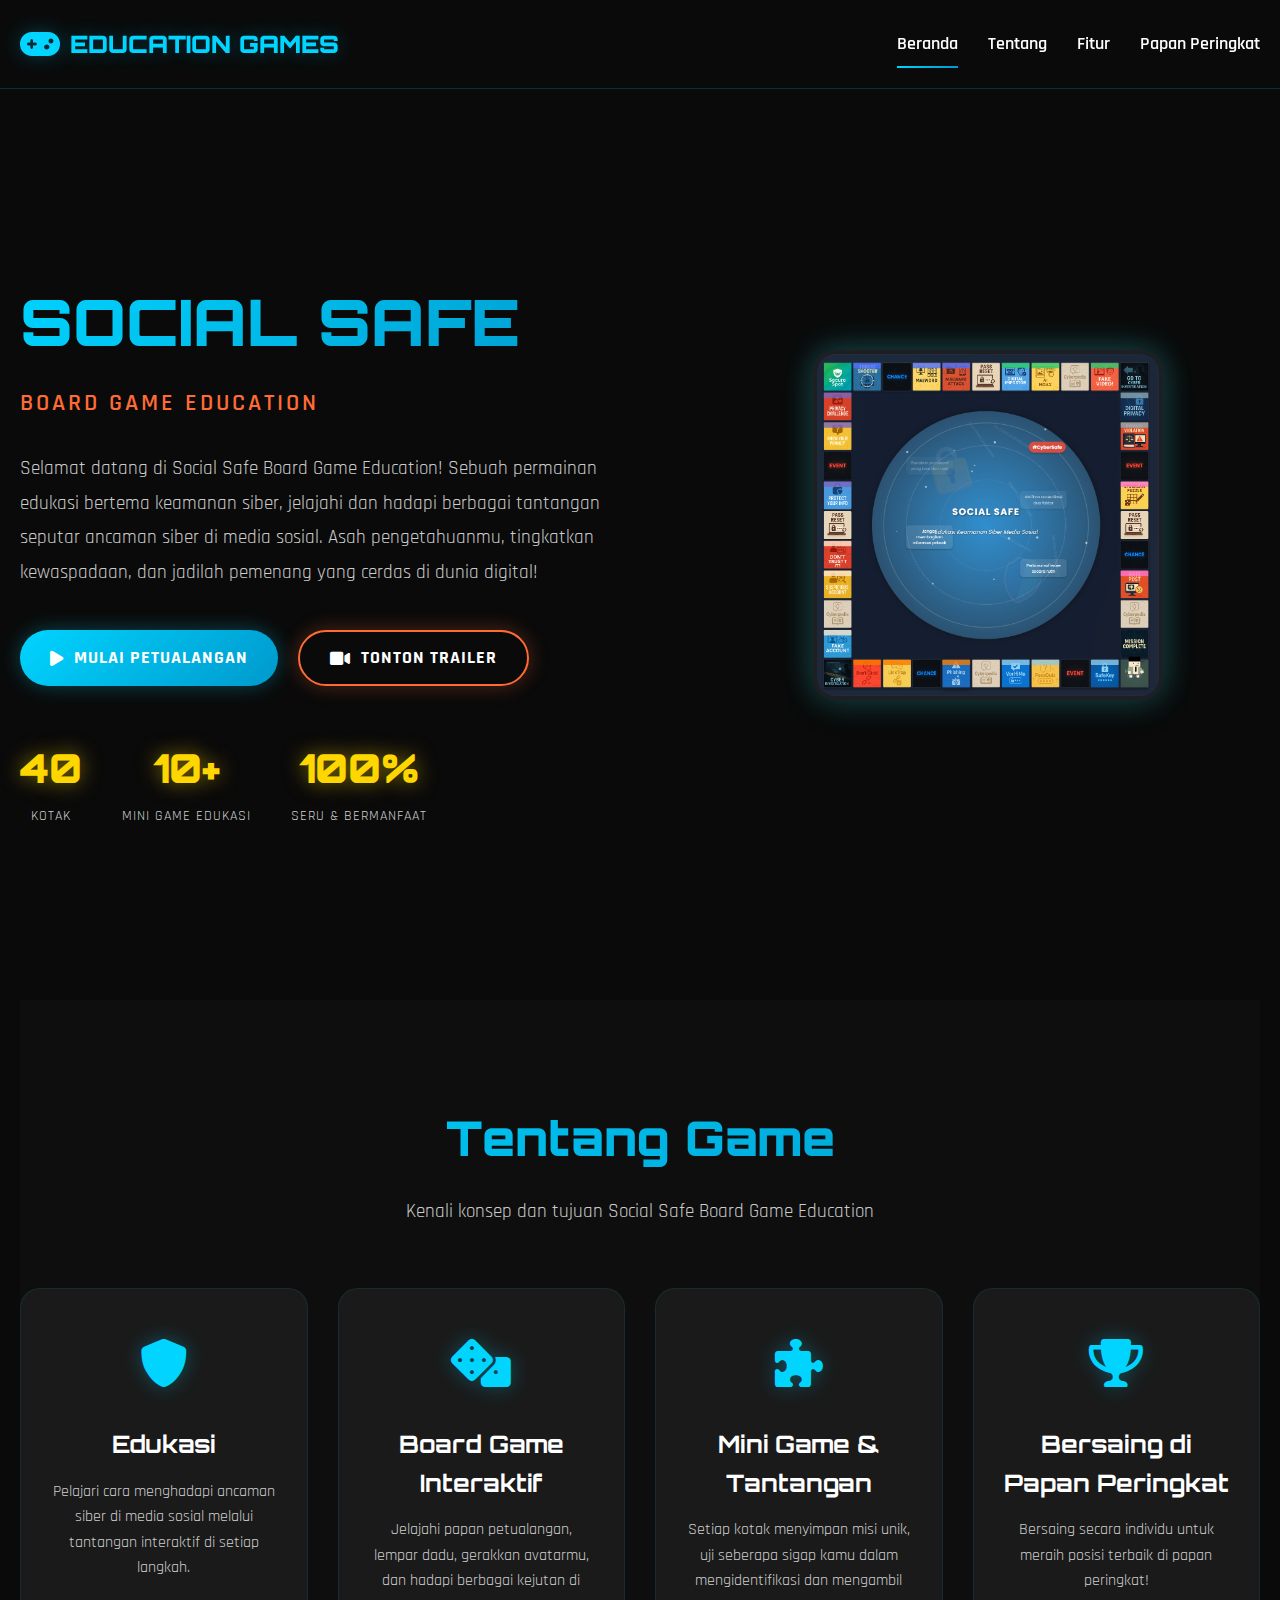
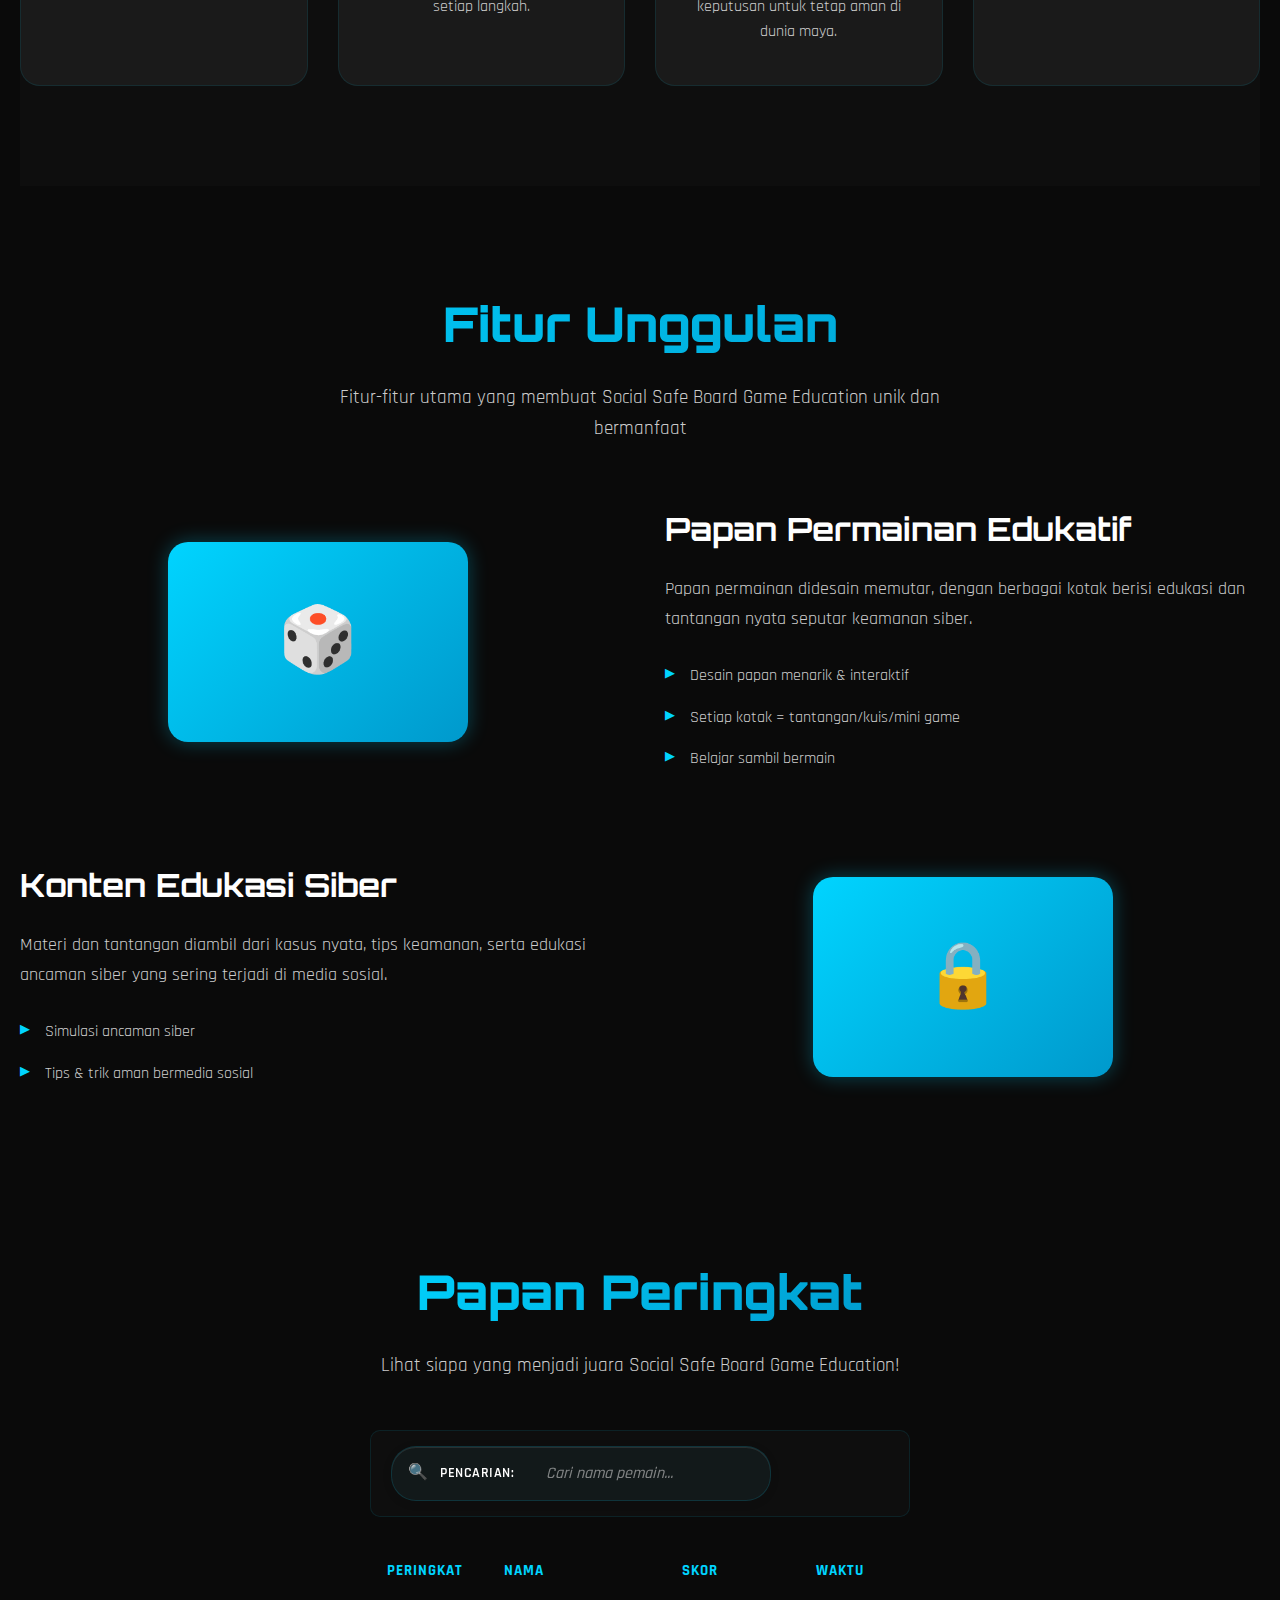
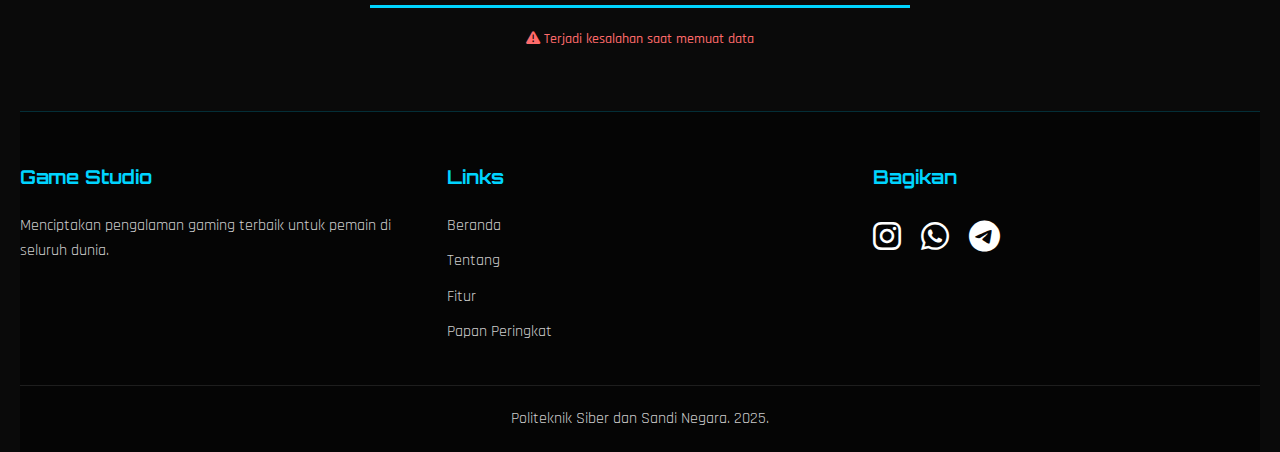
<file: index.html>
<!DOCTYPE html>
<html lang="id">
<head>
    <meta charset="UTF-8">
    <meta name="viewport" content="width=device-width, initial-scale=1.0">
    <title>Beranda - SociSafe</title>
    <link rel="icon" type="image/png" href="assets/images/profil/ikonsocisafe.png">
    <link rel="stylesheet" href="styles/intro.css">
    <link rel="stylesheet" href="styles/scrollbar.css">
    <link href="https://fonts.googleapis.com/css2?family=Orbitron:wght@400;700;900&family=Rajdhani:wght@300;400;600;700&display=swap" rel="stylesheet">
    <link rel="stylesheet" href="https://cdnjs.cloudflare.com/ajax/libs/font-awesome/6.0.0/css/all.min.css">
</head>
<body>

    
    <div class="container">
        <header class="header">
            <div class="logo">
                <i class="fas fa-gamepad"></i>
                <span>EDUCATION GAMES</span>
            </div>
            <nav class="nav">
                <a href="#home" class="nav-link active">Beranda</a>
                <a href="#about" class="nav-link">Tentang</a>
                <a href="#features" class="nav-link">Fitur</a>
                <a href="#leaderboard" class="nav-link">Papan Peringkat</a>
            </nav>
        </header>

        <main class="main-content">
            <section id="home" class="hero-section">
                <div class="hero-content">
                    <div class="game-title">
                        <h1 class="title-main">SOCIAL SAFE</h1>
                        <div class="title-subtitle">Board Game Education</div>
                    </div>
                    
                    <div class="hero-description">
                        <p>Selamat datang di Social Safe Board Game Education! Sebuah permainan edukasi bertema keamanan siber, jelajahi dan hadapi berbagai tantangan seputar ancaman siber di media sosial. Asah pengetahuanmu, tingkatkan kewaspadaan, dan jadilah pemenang yang cerdas di dunia digital!</p>
                    </div>

                    <div class="cta-buttons">
                        <button class="btn btn-primary" id="playBtn">
                            <i class="fas fa-play"></i>
                            MULAI PETUALANGAN
                        </button>
                        <button class="btn btn-secondary" id="trailerBtn">
                            <i class="fas fa-video"></i>
                            TONTON TRAILER
                        </button>
                    </div>

                    <div class="hero-stats">
                        <div class="stat-item">
                            <div class="stat-number">40</div>
                            <div class="stat-label">Kotak</div>
                        </div>
                        <div class="stat-item">
                            <div class="stat-number">10+</div>
                            <div class="stat-label">Mini Game Edukasi</div>
                        </div>
                        <div class="stat-item">
                            <div class="stat-number">100%</div>
                            <div class="stat-label">Seru & Bermanfaat</div>
                        </div>
                    </div>
                </div>

                <div class="hero-visual">
                    <div class="character-container">
                        <img src="assets/images/profil/socialsafe.png" alt="Social Safe" class="hero-main-image">
                        <!-- Floating elements dihapus -->
                    </div>
                </div>
            </section>

            <section id="about" class="about-section">
                <div class="section-header">
                    <h2>Tentang Game</h2>
                    <p>Kenali konsep dan tujuan Social Safe Board Game Education</p>
                </div>
                
                <div class="features-grid">
                    <div class="feature-card">
                        <div class="feature-icon">
                            <i class="fas fa-shield-alt"></i>
                        </div>
                        <h3>Edukasi</h3>
                        <p>Pelajari cara menghadapi ancaman siber di media sosial melalui tantangan interaktif di setiap langkah.</p>
                    </div>
                    
                    <div class="feature-card">
                        <div class="feature-icon">
                            <i class="fas fa-dice"></i>
                        </div>
                        <h3>Board Game Interaktif</h3>
                        <p>Jelajahi papan petualangan, lempar dadu, gerakkan avatarmu, dan hadapi berbagai kejutan di setiap langkah.</p>
                    </div>
                    
                    <div class="feature-card">
                        <div class="feature-icon">
                            <i class="fas fa-puzzle-piece"></i>
                        </div>
                        <h3>Mini Game & Tantangan</h3>
                        <p>Setiap kotak menyimpan misi unik, uji seberapa sigap kamu dalam mengidentifikasi dan mengambil keputusan untuk tetap aman di dunia maya.</p>
                    </div>
                    
                    <div class="feature-card">
                        <div class="feature-icon">
                            <i class="fas fa-trophy"></i>
                        </div>
                        <h3>Bersaing di Papan Peringkat</h3>
                        <p>Bersaing secara individu untuk meraih posisi terbaik di papan peringkat!</p>
                    </div>
                </div>
            </section>

            <section id="features" class="features-section">
                <div class="section-header">
                    <h2>Fitur Unggulan</h2>
                    <p>Fitur-fitur utama yang membuat Social Safe Board Game Education unik dan bermanfaat</p>
                </div>
                
                <div class="features-showcase">
                    <div class="feature-showcase-item">
                        <div class="feature-image">
                            <div class="placeholder-image">🎲</div>
                        </div>
                        <div class="feature-content">
                            <h3>Papan Permainan Edukatif</h3>
                            <p>Papan permainan didesain memutar, dengan berbagai kotak berisi edukasi dan tantangan nyata seputar keamanan siber.</p>
                            <ul>
                                <li>Desain papan menarik & interaktif</li>
                                <li>Setiap kotak = tantangan/kuis/mini game</li>
                                <li>Belajar sambil bermain</li>
                            </ul>
                        </div>
                    </div>
                    
                    <div class="feature-showcase-item reverse">
                        <div class="feature-image">
                            <div class="placeholder-image">🔒</div>
                        </div>
                        <div class="feature-content">
                            <h3>Konten Edukasi Siber</h3>
                            <p>Materi dan tantangan diambil dari kasus nyata, tips keamanan, serta edukasi ancaman siber yang sering terjadi di media sosial.</p>
                            <ul>
                                <li>Simulasi ancaman siber</li>
                                <li>Tips & trik aman bermedia sosial</li>
                            </ul>
                        </div>
                    </div>
                </div>
            </section>

            <!-- Leaderboard Section Start -->
            <section id="leaderboard" class="leaderboard-section">
                <div class="section-header">
                    <h2>Papan Peringkat</h2>
                    <p>Lihat siapa yang menjadi juara Social Safe Board Game Education!</p>
                </div>
                <div class="leaderboard-wrapper">
                    <!-- Tabel Peringkat -->
                    <div class="leaderboard-table-container">
                        <!-- Kontrol Show Entries dan Search -->
                        <div class="leaderboard-controls">
                            <!-- Hapus show entries, hanya search -->
                            <div class="search-box">
                                <label for="searchInput">Pencarian:</label>
                                <input type="text" id="searchInput" class="search-input" placeholder="" title="Ketik nama pemain untuk mencari">
                            </div>
                        </div>
                        
                        <table class="leaderboard-table">
                            <thead>
                                <tr>
                                    <th>Peringkat</th>
                                    <th>Nama</th>
                                    <th>Skor</th>
                                    <th>Waktu</th>
                                </tr>
                            </thead>
                            <tbody id="leaderboardBody">
                                <!-- Data akan dimuat secara dinamis dari database -->
                                <tr>
                                    <td colspan="4" style="text-align: center; padding: 20px; color: #ccc;">
                                        <i class="fas fa-spinner fa-spin"></i> Memuat data...
                                    </td>
                                </tr>
                            </tbody>
                        </table>
                    </div>
                </div>
            </section>
            <!-- Leaderboard Section End -->

            <footer class="footer">
                <div class="footer-content">
                    <div class="footer-section">
                        <h4>Game Studio</h4>
                        <p>Menciptakan pengalaman gaming terbaik untuk pemain di seluruh dunia.</p>
                    </div>
                    <div class="footer-section">
                        <h4>Links</h4>
                        <ul>
                            <li><a href="#home">Beranda</a></li>
                            <li><a href="#about">Tentang</a></li>
                            <li><a href="#features">Fitur</a></li>
                            <li><a href="#leaderboard">Papan Peringkat</a></li>
                        </ul>
                    </div>
                    <div class="footer-section">
                        <h4>Bagikan</h4>
                        <div class="footer-social-links">
                            <a href="#" title="Instagram" target="_blank"><i class="fab fa-instagram"></i></a>
                            <a href="#" title="WhatsApp" target="_blank"><i class="fab fa-whatsapp"></i></a>
                            <a href="#" title="Telegram" target="_blank"><i class="fab fa-telegram-plane"></i></a>
                        </div>
                    </div>
                </div>
                <div class="footer-bottom">
                    <p>Politeknik Siber dan Sandi Negara. 2025.</p>
                </div>
            </footer>
        </main>

        <!-- Modal untuk trailer -->
        <div id="trailerModal" class="modal">
            <div class="modal-content">
                <span class="close">&times;</span>
                <div class="video-placeholder">
                    <i class="fas fa-play-circle"></i>
                    <p>Trailer Game Akan Segera Hadir!</p>
                </div>
            </div>
        </div>

        <div class="loading-overlay" id="loadingOverlay">
            <div class="loading-content">
                <div class="loading-title">
                    <span class="loading-geometry">SOCIAL SAFE</span><br>
                    <span class="loading-vibes">BOARD GAME</span><br>
                    <span class="loading-monster">EDUCATION</span>
                </div>
                <div class="loading-bar">
                    <div class="loading-progress" id="loadingProgress"></div>
                </div>
            </div>
        </div>

        <script src="scripts/intro.js"></script>
        
        <!-- Script untuk memuat data papan peringkat dari database -->
        <script>
            // Variabel global untuk data leaderboard
            let allLeaderboardData = [];
            let filteredLeaderboardData = [];
            let allPlayersData = []; // Data untuk search (semua player)
            
            // Fungsi untuk memuat data papan peringkat
            async function loadLeaderboard() {
                try {
                    const response = await fetch('api/get_leaderboard.php');
                    const data = await response.json();
                    
                    if (data.success) {
                        allLeaderboardData = data.leaderboard;
                        filteredLeaderboardData = [...allLeaderboardData];
                        displayLeaderboard(filteredLeaderboardData);
                    } else {
                        console.error('Gagal memuat data papan peringkat:', data.error);
                        showError('Gagal memuat data papan peringkat');
                    }
                } catch (error) {
                    console.error('Error:', error);
                    showError('Terjadi kesalahan saat memuat data');
                }
            }
            
            // Fungsi untuk memuat semua data player untuk search
            async function loadAllPlayers() {
                try {
                    const response = await fetch('api/search_players.php');
                    const data = await response.json();
                    
                    if (data.success) {
                        allPlayersData = data.players;
                        console.log('Loaded', allPlayersData.length, 'players for search');
                    } else {
                        console.error('Gagal memuat data player untuk search:', data.error);
                    }
                } catch (error) {
                    console.error('Error loading search data:', error);
                }
            }
            
            // Fungsi untuk menampilkan data papan peringkat
            function displayLeaderboard(leaderboard) {
                const tbody = document.getElementById('leaderboardBody');
                const searchTerm = document.getElementById('searchInput').value.toLowerCase().trim();
                
                if (leaderboard.length === 0) {
                    tbody.innerHTML = `
                        <tr>
                            <td colspan="4" style="text-align: center; padding: 20px; color: #ccc;">
                                Belum ada data pemain
                            </td>
                        </tr>
                    `;
                    return;
                }
                
                console.log('Displaying leaderboard with', leaderboard.length, 'entries');
                console.log('Search term:', searchTerm);
                
                // Tampilkan semua data (tanpa pembatasan jumlah entri)
                tbody.innerHTML = leaderboard.map((player, index) => {
                    // Gunakan peringkat asli jika ada search term,否则 gunakan index + 1
                    const rank = searchTerm ? player.peringkat_asli : (index + 1);
                    let medal = '';
                    let rankClass = '';
                    
                    if (rank === 1) {
                        medal = '<span class="medal medal-gold">🥇</span> ';
                        rankClass = 'rank-1';
                    } else if (rank === 2) {
                        medal = '<span class="medal medal-silver">🥈</span> ';
                        rankClass = 'rank-2';
                    } else if (rank === 3) {
                        medal = '<span class="medal medal-bronze">🥉</span> ';
                        rankClass = 'rank-3';
                    }
                    
                    console.log(`Player: ${player.nama}, Original Rank: ${player.peringkat_asli}, Displayed Rank: ${rank}`);
                    
                    return `
                        <tr class="${rankClass}">
                            <td>${medal}${rank}</td>
                            <td>${player.nama}</td>
                            <td>${player.poin}</td>
                            <td>${player.waktu_formatted}</td>
                        </tr>
                    `;
                }).join('');
            }
            
            // Fungsi untuk filter berdasarkan search
            function filterLeaderboard() {
                const searchTerm = document.getElementById('searchInput').value.toLowerCase().trim();
                
                if (searchTerm === '') {
                    // Jika tidak ada search term, tampilkan leaderboard normal (10 besar)
                    filteredLeaderboardData = [...allLeaderboardData];
                    console.log('Showing normal leaderboard (10 besar)');
                } else {
                    // Jika ada search term, cari di semua data player
                    filteredLeaderboardData = allPlayersData.filter(player => 
                        player.nama.toLowerCase().includes(searchTerm)
                    );
                    console.log('Search results:', filteredLeaderboardData.length, 'players found');
                    console.log('Sample player with original rank:', filteredLeaderboardData[0]);
                }
                
                displayLeaderboard(filteredLeaderboardData);
                
                // Tambahkan feedback visual
                const searchInput = document.getElementById('searchInput');
                if (searchTerm !== '') {
                    searchInput.style.borderColor = 'var(--primary-color)';
                    searchInput.style.boxShadow = '0 0 0 2px rgba(0, 212, 255, 0.2)';
                } else {
                    searchInput.style.borderColor = 'rgba(0, 212, 255, 0.2)';
                    searchInput.style.boxShadow = 'none';
                }
            }
            
            // Debounce function untuk search
            function debounce(func, wait) {
                let timeout;
                return function executedFunction(...args) {
                    const later = () => {
                        clearTimeout(timeout);
                        func(...args);
                    };
                    clearTimeout(timeout);
                    timeout = setTimeout(later, wait);
                };
            }
            
            // Event listeners
            document.addEventListener('DOMContentLoaded', function() {
                loadLeaderboard();
                loadAllPlayers(); // Memuat data player untuk search
                
                // Event listener untuk search dengan debouncing
                const searchInput = document.getElementById('searchInput');
                const debouncedFilter = debounce(filterLeaderboard, 300);
                searchInput.addEventListener('input', debouncedFilter);
                searchInput.addEventListener('keyup', debouncedFilter);
                
                // Event listener untuk escape key untuk clear search
                searchInput.addEventListener('keydown', function(e) {
                    if (e.key === 'Escape') {
                        this.value = '';
                        filterLeaderboard();
                        this.blur();
                    }
                });
                
                // Tambahkan placeholder yang dinamis
                searchInput.placeholder = 'Cari nama pemain...';
                
                // Tambahkan efek focus untuk search input
                searchInput.addEventListener('focus', function() {
                    this.style.transform = 'translateY(-1px)';
                    this.style.boxShadow = '0 2px 8px rgba(0, 212, 255, 0.2)';
                });
                
                searchInput.addEventListener('blur', function() {
                    this.style.transform = 'translateY(0)';
                    if (!this.value) {
                        this.style.boxShadow = 'none';
                    }
                });
            });
            
            // Fungsi untuk menampilkan error
            function showError(message) {
                const tbody = document.getElementById('leaderboardBody');
                tbody.innerHTML = `
                    <tr>
                        <td colspan="4" style="text-align: center; padding: 20px; color: #ff6b6b;">
                            <i class="fas fa-exclamation-triangle"></i> ${message}
                        </td>
                    </tr>
                `;
            }
        </script>
    </div>
</body>
</html>
</file>
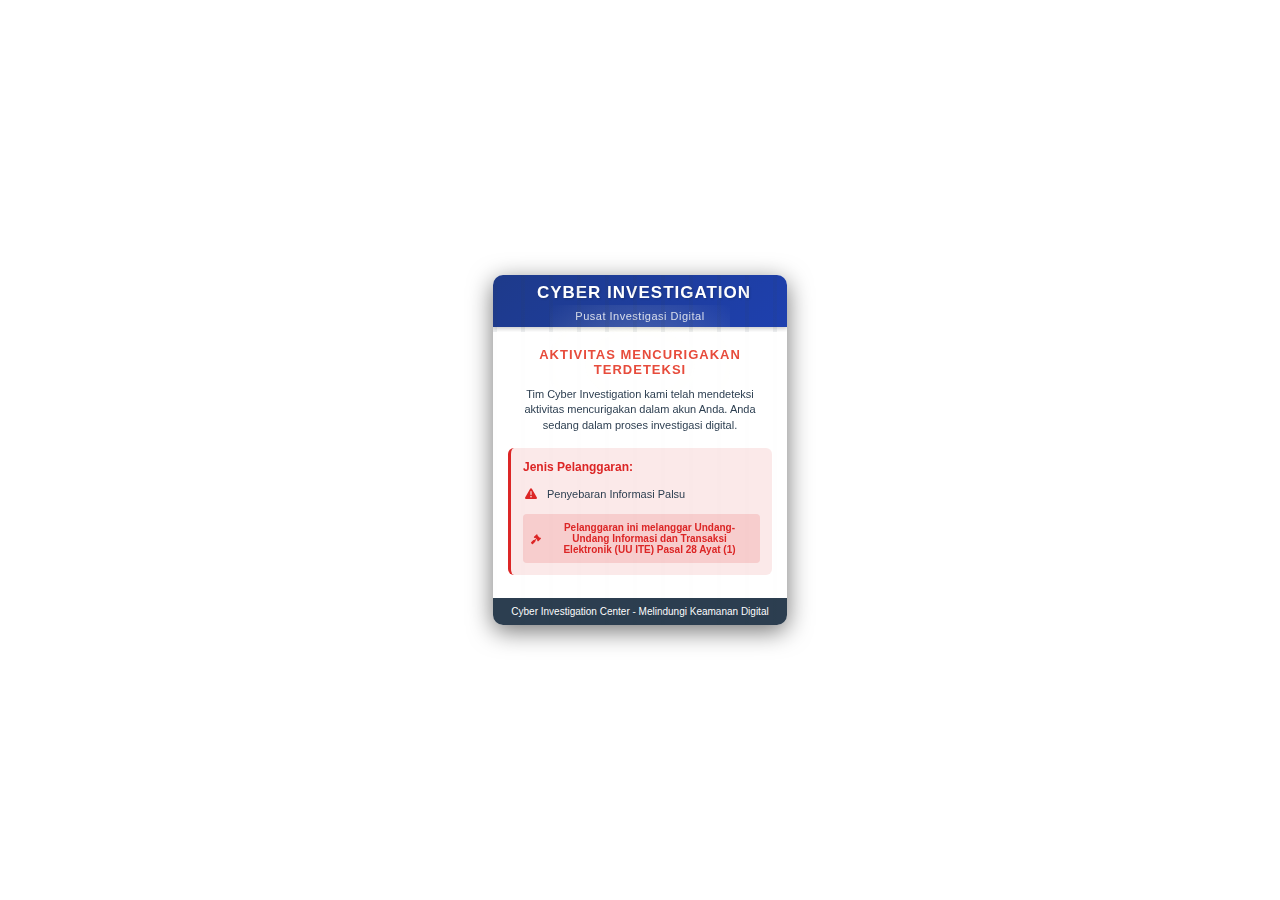
<file: Kotak/10/index.html>
<!DOCTYPE html>
<html lang="id">
<head>
    <meta charset="UTF-8">
    <meta name="viewport" content="width=device-width, initial-scale=1.0">
    <title>Cyber Investigation Center</title>
    <link rel="stylesheet" href="styles.css">
    <link rel="stylesheet" href="https://cdnjs.cloudflare.com/ajax/libs/font-awesome/6.0.0/css/all.min.css">
</head>
<body>
    <div class="investigation-overlay"></div>
    <div class="investigation-container">
        <div class="investigation-modal">
            <div class="prison-bars"></div>
            <div class="spotlight"></div>
            <div class="investigation-header">
                <h1><span id="suspension-timer" style="font-size:1.2em;"></span><span id="investigation-title">CYBER INVESTIGATION</span></h1>
                <div class="header-subtitle">Pusat Investigasi Digital</div>
            </div>
            <div class="investigation-content" id="investigationContent">
                <!-- Initial Screen -->
                <div class="investigation-message" id="initialMessage">
                    <h2 class="warning-title">AKTIVITAS MENCURIGAKAN TERDETEKSI</h2>
                    <p class="investigation-desc">
                        Tim Cyber Investigation kami telah mendeteksi aktivitas mencurigakan dalam akun Anda. 
                        Anda sedang dalam proses investigasi digital.
                    </p>
                    <div class="violation-details">
                        <h3>Jenis Pelanggaran:</h3>
                        <div class="violation-list">
                            <div class="violation-item">
                                <i class="fas fa-exclamation-triangle"></i>
                                <span>Penyebaran Informasi Palsu</span>
                            </div>
                        </div>
                        <p class="warning-note">
                            <i class="fas fa-gavel"></i>
                            Pelanggaran ini melanggar Undang-Undang Informasi dan Transaksi Elektronik (UU ITE) Pasal 28 Ayat (1)
                        </p>
                    </div>
                </div>
                <div class="investigation-actions">
                    <button id="startInvestigation" class="btn-primary">
                        Mulai Investigasi
                    </button>
                </div>
            </div>
            <div class="investigation-footer">
                <p>Cyber Investigation Center - Melindungi Keamanan Digital</p>
            </div>
        </div>
    </div>
    <script src="script.js"></script>
</body>
</html>
</file>
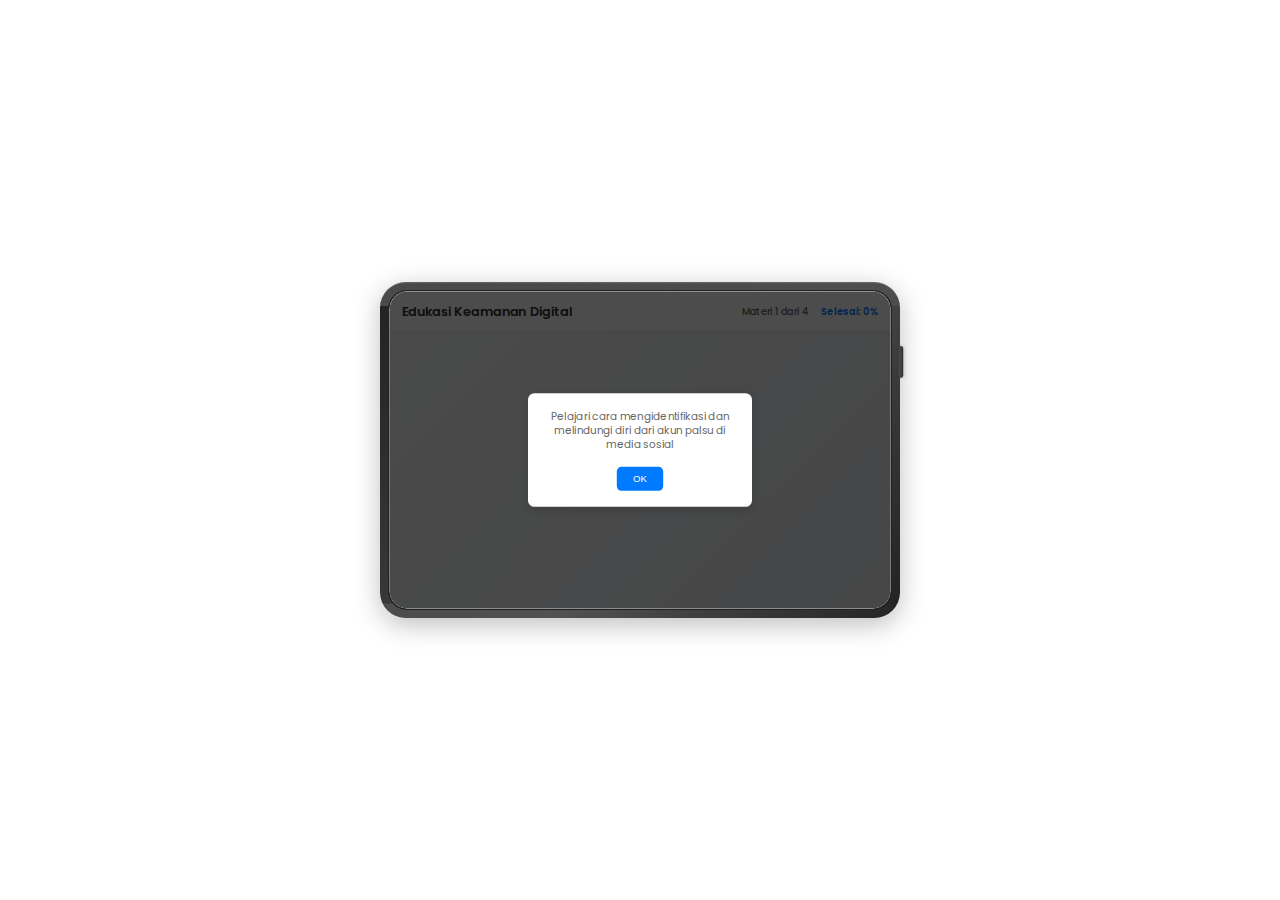
<file: Kotak/11/index.html>
<!DOCTYPE html>
<html lang="id">
<head>
    <meta charset="UTF-8">
    <meta name="viewport" content="width=device-width, initial-scale=1.0">
    <title>Game Edukasi Privasi Akun</title>
    <link rel="stylesheet" href="styles.css">
    <link href="https://fonts.googleapis.com/css2?family=Poppins:wght@400;600;700&display=swap" rel="stylesheet">
    <link href="https://fonts.googleapis.com/css2?family=Orbitron:wght@700&display=swap" rel="stylesheet">
</head>
<body>
    <div class="game-container">
        <div class="device-frame-lock">
        <div class="device-frame">
            <div class="tablet-btn"></div>
            <div class="device-screen">
                <!-- Learning Interface -->
                <div class="learning-interface">
                    <!-- Header -->
                    <div class="learning-header">
                        <h1 class="learning-title">Edukasi Keamanan Digital</h1>
                        <div class="learning-stats">
                            <span class="progress-text">Materi <span id="currentLesson">1</span> dari <span id="totalLessons">4</span></span>
                            <span class="completion">Selesai: <span id="completionPercent">0</span>%</span>
                        </div>
                    </div>

                    <!-- Learning Content -->
                    <div class="learning-content" id="learningContent">
                        <!-- Welcome Popup -->
                        <div class="welcome-popup" id="welcomePopup">
                            <div class="popup-content">
                                <p>Pelajari cara mengidentifikasi dan melindungi diri dari akun palsu di media sosial</p>
                                <button class="ok-btn" onclick="showLearningOverview()">OK</button>
                            </div>
                        </div>

                        <!-- Learning Overview Screen -->
                        <div class="learning-overview-screen" id="learningOverviewScreen" style="display: none;">
                            <div class="overview-content">
                                <h2>Materi yang Akan Dipelajari</h2>
                                <div class="lesson-list">
                                    <div class="lesson-item">
                                        <span class="lesson-number">1</span>
                                        <div class="lesson-info">
                                            <h4>Pengenalan Akun Palsu</h4>
                                            <p>Apa itu akun palsu dan mengapa berbahaya</p>
                                        </div>
                                    </div>
                                    <div class="lesson-item">
                                        <span class="lesson-number">2</span>
                                        <div class="lesson-info">
                                            <h4>Tanda-tanda Akun Palsu</h4>
                                            <p>Karakteristik dan red flags yang perlu diperhatikan</p>
                                        </div>
                                    </div>
                                    <div class="lesson-item">
                                        <span class="lesson-number">3</span>
                                        <div class="lesson-info">
                                            <h4>Analisis Profil</h4>
                                            <p>Cara menganalisis profil media sosial</p>
                                        </div>
                                    </div>
                                    <div class="lesson-item">
                                        <span class="lesson-number">4</span>
                                        <div class="lesson-info">
                                            <h4>Tips Keamanan</h4>
                                            <p>Cara melindungi diri dari akun palsu</p>
                                        </div>
                                    </div>
                                </div>
                                <button class="start-learning-btn" onclick="startLearning()">Mulai Belajar</button>
                            </div>
                        </div>

                        <!-- Lesson Screen -->
                        <div class="lesson-screen" id="lessonScreen" style="display: none;">
                            <div class="lesson-content">
                                <div class="lesson-header">
                                    <h2 id="lessonHeading">Pengenalan Akun Palsu</h2>
                                    <p id="lessonSubtitle">Memahami apa itu akun palsu dan dampaknya</p>
                                </div>
                                
                                <div class="lesson-body" id="lessonBody">
                                    <!-- Content will be populated by JavaScript -->
                                </div>

                                <div class="lesson-actions">
                                    <button class="prev-btn" onclick="previousLesson()" id="prevBtn" style="display: none;">Sebelumnya</button>
                                    <button class="next-btn" onclick="nextLesson()" id="nextBtn">Selanjutnya</button>
                                </div>
                            </div>
                        </div>

                        <!-- Completion Screen -->
                        <div class="completion-screen" id="completionScreen" style="display: none;">
                            <div class="completion-content">
                                <h2>Anda Telah Menyelesaikan Edukasi</h2>
                                <div class="completion-summary">
                                    <div class="summary-item">
                                        <span class="summary-label">Materi Selesai:</span>
                                        <span class="summary-value">4/4</span>
                                    </div>
                                    <div class="summary-item">
                                        <span class="summary-label">Status:</span>
                                        <span class="summary-value">Lengkap</span>
                                    </div>
                                </div>

                                <div class="completion-actions">
                                    <button id="selesaiBtn" class="restart-btn" onclick="restartLearning()">Selesai</button>
                                </div>
                            </div>
                        </div>
                    </div>
                </div>
            </div>
        </div>
        </div>
    </div>

    <!-- Help Modal -->
    <div class="help-modal" id="helpModal" style="display: none;">
        <div class="help-content">
            <h3>💡 Tips Navigasi</h3>
            <div class="help-tips">
                <div class="help-tip">
                    <span class="tip-icon">📖</span>
                    <div class="tip-text">
                        <strong>Baca dengan Teliti:</strong> Setiap materi mengandung informasi penting
                    </div>
                </div>
                <div class="help-tip">
                    <span class="tip-icon">⏱️</span>
                    <div class="tip-text">
                        <strong>Lanjutkan Kapan Saja:</strong> Anda bisa melanjutkan materi di lain waktu
                    </div>
                </div>
                <div class="help-tip">
                    <span class="tip-icon">🎯</span>
                    <div class="tip-text">
                        <strong>Fokus pada Praktik:</strong> Perhatikan contoh-contoh yang diberikan
                    </div>
                </div>
            </div>
            <button class="close-help-btn" onclick="closeHelp()">Tutup</button>
        </div>
    </div>

    <script src="script.js"></script>
</body>
</html>
</file>
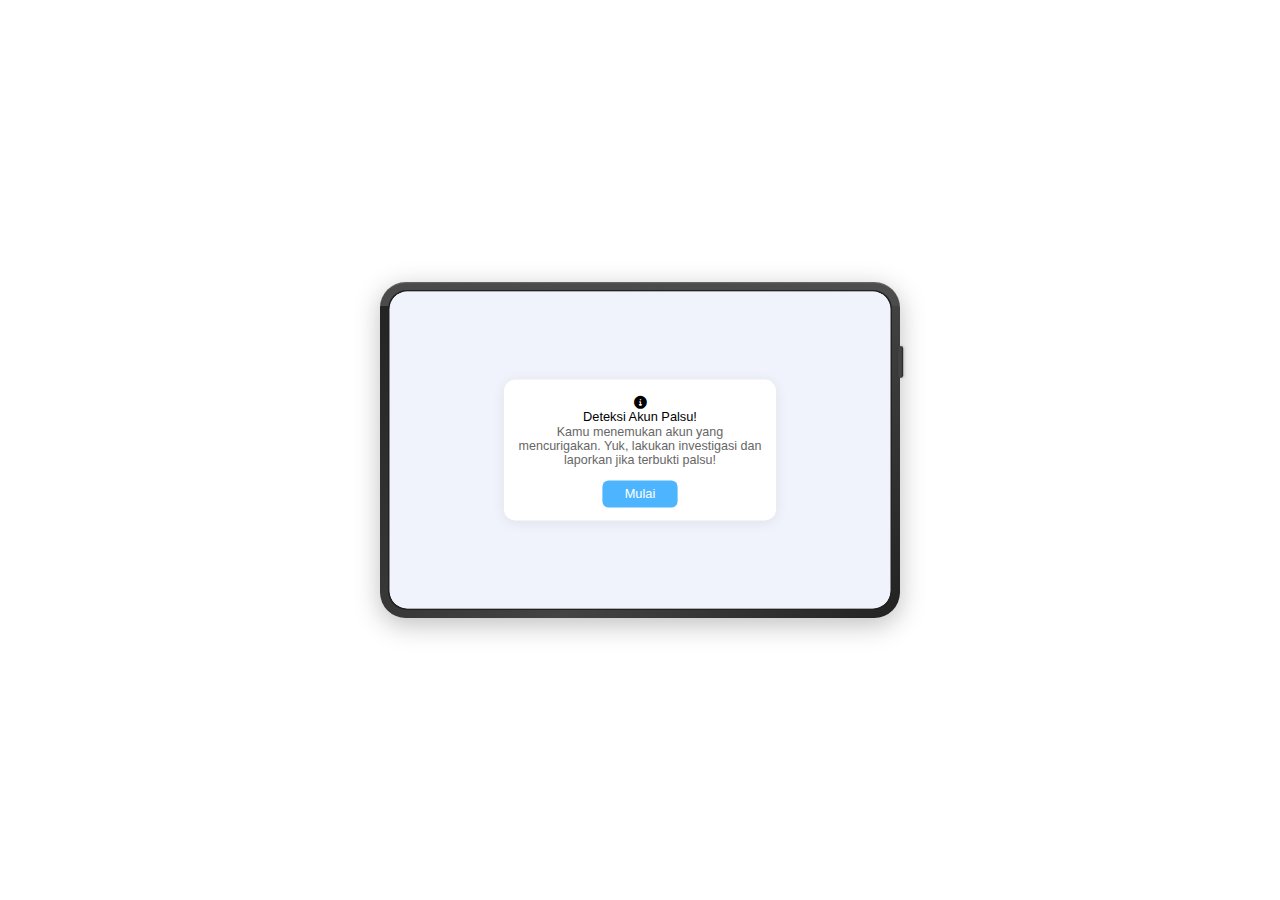
<file: Kotak/13/index.html>
<!DOCTYPE html>
<html lang="id">
<head>
    <meta charset="UTF-8">
    <meta name="viewport" content="width=device-width, initial-scale=1.0">
    <title>Edukasi Keamanan Media Sosial</title>
    <link rel="stylesheet" href="styles.css">
    <link rel="stylesheet" href="https://cdnjs.cloudflare.com/ajax/libs/font-awesome/6.0.0/css/all.min.css">

</head>
<body>
    <div class="game-container">
        <div class="device-frame-lock">
        <div class="device-frame">
            <div class="tablet-speaker"></div>
            <div class="tablet-btn"></div>
            <div class="device-screen">
                <div class="screen-content">
                    <!-- Instagram Simulation Content -->
                    <div class="ig-message-overlay" id="igMessageOverlay">
                        <div class="ig-message-header">
                            <span class="ig-message-back" id="igMessageBack"><i class="fas fa-arrow-left"></i></span>
                            <span class="ig-message-profile"><img src="image.png" class="ig-message-profile-pic"></span>
                            <span class="ig-message-userbox" id="igMessageUserBox">
                                <span class="ig-message-username">goodlifebca__</span>
                                <span class="ig-message-subusername">Bank BCA</span>
                            </span>
                        </div>
                        <div class="ig-message-content">
                            <div class="ig-message-bubble-row">
                                <img src="image.png" class="ig-message-bubble-pic">
                                <div class="ig-message-bubble">
                                    Selamat pagi, kami dari pusat layanan BCA. Silahkan DM kami jika anda memiliki keluhan. Terima kasih.
                                </div>
                            </div>
                        </div>
                        <div class="dm-bottom-nav">Ayo cek keaslian akun! Klik profil untuk investigasi!</div>
                    </div>
                    
                    <div class="intro-petunjuk" id="introPetunjuk">
                        <div id="introBox">
                            <span class="intro-info-icon"><i class="fas fa-info-circle"></i></span>
                            <div id="introTitle">Deteksi Akun Palsu!</div>
                            <div id="introDesc">Kamu menemukan akun yang mencurigakan. Yuk, lakukan investigasi dan laporkan jika terbukti palsu!</div>
                            <div style="display: flex; justify-content: flex-end;">
                                <button id="introNextBtn">Mulai</button>
                            </div>
                        </div>
                    </div>
                    
                    <div class="ig-realistic-profile">
                        <div class="ig-header-bar">
                            <span class="ig-username-top">goodlifebca_</span>
                            <span class="ig-menu-top"><i class="fas fa-ellipsis-h"></i></span>
                        </div>
                        <div class="ig-profile-main">
                            <img src="image.png" class="ig-profile-pic" alt="Profile Picture">
                            <div class="ig-profile-info">
                                <div class="ig-profile-title-row">
                                    <span class="ig-profile-title">Bank BCA</span>
                                </div>
                                <div class="ig-profile-category">Financial Service</div>
                                <div class="ig-profile-bio">Instagram Resmi Bank BCA<br><span class="ig-profile-translate">BCA berizin dan diawasi oleh OJK & BI</span></div>
                                <div class="ig-profile-link">linkin.bio/bankbca and 2 more</div>
                            </div>
                        </div>
                        <div class="ig-profile-stats-row">
                            <div class="ig-profile-stat"><span class="ig-profile-stat-count">67</span><span class="ig-profile-stat-label">posts</span></div>
                            <div class="ig-profile-stat"><span class="ig-profile-stat-count ig-followers-link" id="followersBtn">2.8K</span><span class="ig-profile-stat-label">followers</span></div>
                            <div class="ig-profile-stat"><span class="ig-profile-stat-count">6,728</span><span class="ig-profile-stat-label">following</span></div>
                        </div>
                        <div class="ig-profile-actions-row">
                            <button class="ig-btn-follow">Follow</button>
                            <button class="ig-btn-message" id="igMessageBtn">Message</button>
                            <button class="ig-btn-dropdown"><i class="fas fa-user-plus"></i></button>
                        </div>
                        <div class="ig-story-highlights">
                            <div class="ig-story"><div class="ig-story-pic" style="background-image: url('image.png');"></div><div class="ig-story-label">Gebyar BCA</div></div>
                            <div class="ig-story"><div class="ig-story-pic" style="background-image: url('image.png');"></div><div class="ig-story-label">myBCA</div></div>
                            <div class="ig-story"><div class="ig-story-pic" style="background-image: url('image.png');"></div><div class="ig-story-label">Edukatips</div></div>
                            <div class="ig-story"><div class="ig-story-pic" style="background-image: url('image.png');"></div><div class="ig-story-label">Merchant</div></div>
                            <div class="ig-story"><div class="ig-story-pic" style="background-image: url('image.png');"></div><div class="ig-story-label">Awas Modus</div></div>
                        </div>
                        <div class="ig-tabs">
                            <span class="ig-tab active"><i class="fas fa-th"></i></span>
                            <span class="ig-tab"><i class="fas fa-clone"></i></span>
                            <span class="ig-tab"><i class="far fa-user-circle"></i></span>
                        </div>
                        <div class="ig-posts-grid">
                            <div class="ig-post-thumb" style="background-image: url('image.png');"></div>
                            <div class="ig-post-thumb" style="background-image: url('image.png');"></div>
                            <div class="ig-post-thumb" style="background-image: url('image.png');"></div>
                            <div class="ig-post-thumb" style="background-image: url('image.png');"></div>
                            <div class="ig-post-thumb" style="background-image: url('image.png');"></div>
                            <div class="ig-post-thumb" style="background-image: url('image.png');"></div>
                            <div class="ig-post-thumb" style="background-image: url('image.png');"></div>
                            <div class="ig-post-thumb" style="background-image: url('image.png');"></div>
                            <div class="ig-post-thumb" style="background-image: url('image.png');"></div>
                        </div>
                        <div class="ig-popup-overlay" id="igPopupOverlay"></div>
                        <div class="ig-popup-menu" id="igPopupMenu">
                            <div class="ig-popup-menu-bar"></div>
                            <div class="ig-popup-menu-item ig-popup-menu-danger">Restrict</div>
                            <div class="ig-popup-menu-item ig-popup-menu-danger">Block</div>
                            <div class="ig-popup-menu-item ig-popup-menu-danger" id="reportBtn">Report</div>
                            <div class="ig-popup-menu-item" id="aboutAccountBtn">About this account</div>
                            <div class="ig-popup-menu-item">Hide your story</div>
                            <div class="ig-popup-menu-item">Copy profile URL</div>
                            <div class="ig-popup-menu-item">Share this profile</div>
                            <div class="ig-popup-menu-item">QR code</div>
                        </div>
                        <div class="ig-about-overlay" id="igAboutOverlay">
                            <div class="ig-about-header">
                                <span class="ig-about-back" id="igAboutBack"><i class="fas fa-arrow-left"></i></span>
                                <span class="ig-about-title">About this account</span>
                            </div>
                            <div class="ig-about-content">
                                <div class="ig-about-profilepic"><img src="image.png" alt="Profile Picture" style="width:100%;height:100%;border-radius:50%;object-fit:cover;"></div>
                                <div class="ig-about-username">goodlifebca_</div>
                                <div class="ig-about-desc">To help keep our community authentic, we're showing information about accounts on Instagram. <a href="#" class="ig-about-link">See why this information is important.</a></div>
                                <div class="ig-about-list">
                                    <div class="ig-about-list-item">
                                        <span class="ig-about-icon"><i class="far fa-calendar-alt"></i></span>
                                        <div>
                                            <div class="ig-about-list-title">Date joined</div>
                                            <div class="ig-about-list-desc">September 2021</div>
                                        </div>
                                    </div>
                                    <div class="ig-about-list-item">
                                        <span class="ig-about-icon"><i class="fas fa-map-marker-alt"></i></span>
                                        <div>
                                            <div class="ig-about-list-title">Account based in</div>
                                            <div class="ig-about-list-desc">Indonesia</div>
                                        </div>
                                    </div>
                                    <div class="ig-about-list-item">
                                        <span class="ig-about-icon"><i class="far fa-user"></i></span>
                                        <div>
                                            <div class="ig-about-list-title">Former usernames</div>
                                        </div>
                                        <span class="ig-about-arrow">12</span>
                                    </div>
                                </div>
                            </div>
                        </div>
                        <div class="ig-report-overlay" id="igReportOverlay">
                            <div class="ig-about-header">
                                <span class="ig-about-back" id="igReportBack"><i class="fas fa-arrow-left"></i></span>
                                <span class="ig-about-title">Report</span>
                            </div>
                            <div class="ig-report-content">
                                <div class="ig-report-title">What do you want to report?</div>
                                <div class="ig-report-list">
                                    <div class="ig-report-list-item">It's posting content that shouldn't be on Instagram</div>
                                    <div class="ig-report-list-item" id="pretendReportBtn">It's pretending to be someone else</div>
                                    <div class="ig-report-list-item">It may be under the age of 13</div>
                                    <div class="ig-report-list-item">It may be posting spam</div>
                                    <div class="ig-report-list-item">Something else</div>
                                </div>
                            </div>
                        </div>
                        <div class="ig-submit-report-overlay" id="igSubmitReportOverlay">
                            <div class="ig-about-header">
                                <span class="ig-about-back" id="igSubmitReportBack"><i class="fas fa-arrow-left"></i></span>
                                <span class="ig-about-title">Submit Report</span>
                            </div>
                            <div class="ig-submit-report-content">
                                <div class="ig-submit-report-title">Report: Pretending to be someone else</div>
                                <div class="ig-submit-report-desc">Thank you for letting us know. Please confirm to submit your report. Our team will review this account for impersonation.</div>
                                <button class="ig-submit-report-btn" id="igSubmitReportBtn">Submit Report</button>
                            </div>
                        </div>
                        <div class="profile-bottom-nav dm-bottom-nav">Ayo cek keaslian akun! Klik profil untuk investigasi!</div>
                    </div>
                    
                    <div class="ig-followers-overlay" id="igFollowersOverlay">
                        <div class="ig-followers-header">
                            <span class="ig-followers-back" id="igFollowersBack"><i class="fas fa-arrow-left"></i></span>
                            <span class="ig-followers-username">goodlifebca_</span>
                        </div>
                        <div class="ig-followers-tabs">
                            <span class="ig-followers-tab active">2.8K followers</span>
                            <span class="ig-followers-tab">6,728 following</span>
                            <span class="ig-followers-tab">Suggested</span>
                        </div>
                        <div class="ig-followers-search"><input type="text" placeholder="Search"></div>
                        <div class="ig-followers-list">
                            <div class="ig-follower-item"><span class="ig-follower-pic default"></span><div class="ig-follower-info"><div class="ig-follower-username">94.lutfiap</div><div class="ig-follower-name">LUTFI AP</div></div><button class="ig-follower-btn">Follow</button></div>
                            <div class="ig-follower-item"><span class="ig-follower-pic default"></span><div class="ig-follower-info"><div class="ig-follower-username">aldy_novan_166</div><div class="ig-follower-name">ALDY NOVAN</div></div><button class="ig-follower-btn">Follow</button></div>
                            <div class="ig-follower-item"><span class="ig-follower-pic default"></span><div class="ig-follower-info"><div class="ig-follower-username">u9lyman_</div><div class="ig-follower-name">Fitrah Akbar</div></div><button class="ig-follower-btn">Follow</button></div>
                            <div class="ig-follower-item"><span class="ig-follower-pic default"></span><div class="ig-follower-info"><div class="ig-follower-username">tamarizky66</div><div class="ig-follower-name">Tama Rizky</div></div><button class="ig-follower-btn">Follow</button></div>
                            <div class="ig-follower-item"><span class="ig-follower-pic default"></span><div class="ig-follower-info"><div class="ig-follower-username">azgar1933</div><div class="ig-follower-name">Muhammad Gibran Alfarayy</div></div><button class="ig-follower-btn">Follow</button></div>
                            <div class="ig-follower-item"><span class="ig-follower-pic default"></span><div class="ig-follower-info"><div class="ig-follower-username">mbak.sales</div><div class="ig-follower-name">🌹</div></div><button class="ig-follower-btn">Follow</button></div>
                            <div class="ig-follower-item"><span class="ig-follower-pic default"></span><div class="ig-follower-info"><div class="ig-follower-username">zen_nicholl</div><div class="ig-follower-name">zen</div></div><button class="ig-follower-btn">Follow</button></div>
                            <div class="ig-follower-item"><span class="ig-follower-pic default"></span><div class="ig-follower-info"><div class="ig-follower-username">rindurafli</div><div class="ig-follower-name">Tantri Jul Yahya</div></div><button class="ig-follower-btn">Follow</button></div>
                        </div>
                        <div class="followers-bottom-nav dm-bottom-nav">Banyak followers tanpa foto profil? Waspada, bisa jadi akun palsu! Mari kembali ke profil.</div>
                    </div>
                    <div id="popupSelesaiOverlay" style="display:none;">
                        <div id="popupSelesaiBox">
                            <div id="popupSelesaiTitle">Laporan Berhasil!</div>
                            <div id="popupSelesaiDesc">Kamu telah menganalisis akun palsu dan berhasil melaporkannya. Terima kasih atas aksi detektifmu!<br><br>Semoga semakin waspada terhadap akun palsu di media sosial.</div>
                            <button id="popupSelesaiBtn">Selesai</button>
                        </div>
                    </div>
                </div>
            </div>
        </div>
        </div>
    </div>
    <script src="script.js"></script>
</body>
</html>
</file>
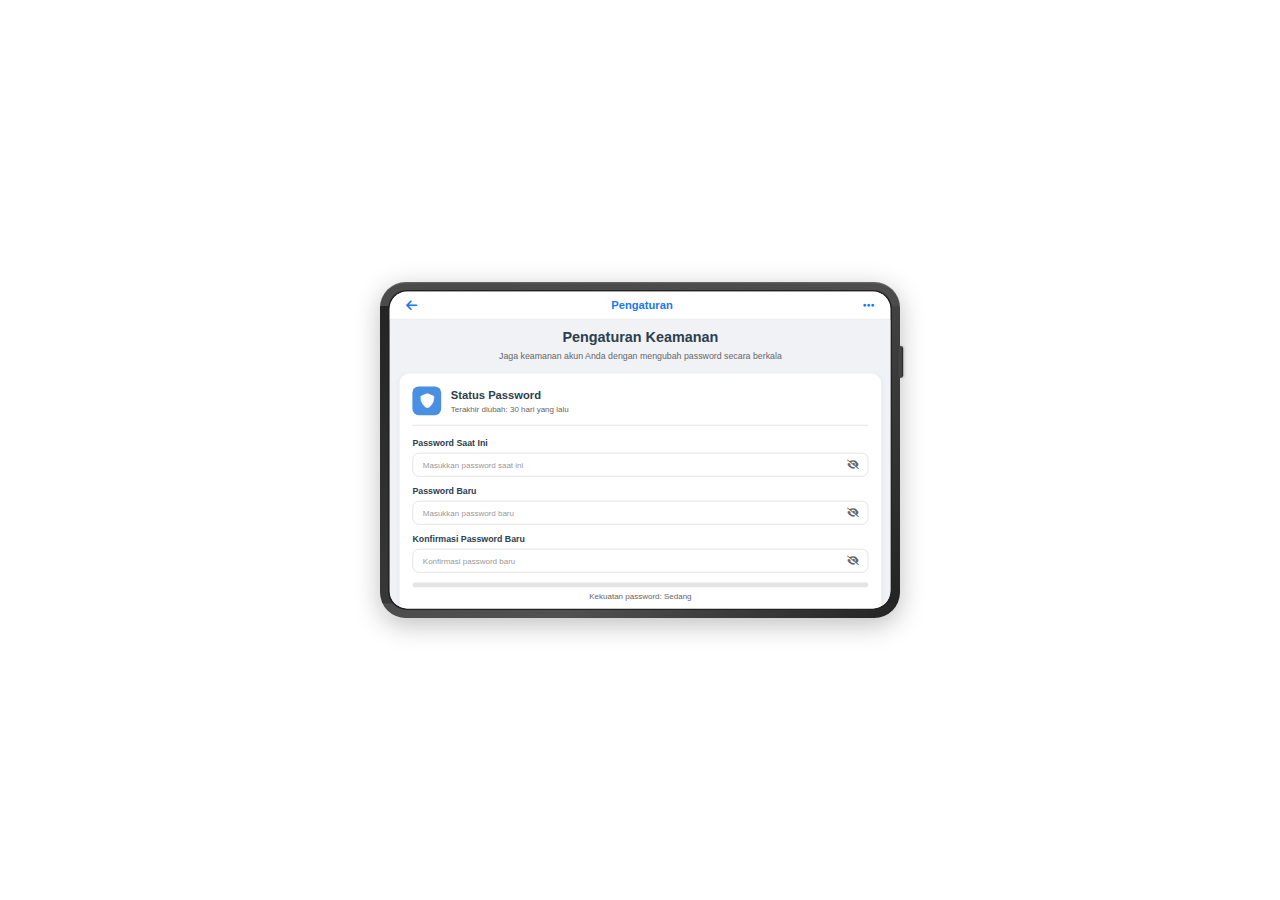
<file: Kotak/15/index.html>
<!DOCTYPE html>
<html lang="id">
<head>
    <meta charset="UTF-8">
    <meta name="viewport" content="width=device-width, initial-scale=1.0">
    <title>Game Edukasi Privasi Akun</title>
    <link rel="stylesheet" href="styles.css">
    <link href="https://fonts.googleapis.com/css2?family=Poppins:wght@400;600;700&display=swap" rel="stylesheet">
    <link href="https://fonts.googleapis.com/css2?family=Orbitron:wght@700&display=swap" rel="stylesheet">
    <link rel="stylesheet" href="https://cdnjs.cloudflare.com/ajax/libs/font-awesome/6.0.0/css/all.min.css">
</head>
<body>
    <div class="game-container">
        <div class="device-frame-lock">
        <div class="device-frame">
            <div class="tablet-btn"></div>
            <div class="device-screen">
                <div class="app-container">
                    <div class="app-header">
                        <div class="header-left">
                            <i class="fas fa-arrow-left"></i>
                        </div>
                        <div class="app-title">Pengaturan</div>
                        <div class="header-right">
                            <i class="fas fa-ellipsis-h"></i>
                        </div>
                    </div>
                    <div class="content-area">
                        <div class="password-settings">
                            <div class="header">
                                <h2>Pengaturan Keamanan</h2>
                                <p class="subtitle">Jaga keamanan akun Anda dengan mengubah password secara berkala</p>
                            </div>
                            
                            <div class="password-card">
                                <div class="password-status">
                                    <div class="status-icon">
                                        <i class="fas fa-shield-alt"></i>
                                    </div>
                                    <div class="status-info">
                                        <h3>Status Password</h3>
                                        <p class="last-changed">Terakhir diubah: 30 hari yang lalu</p>
                                    </div>
                                </div>
                                
                                <div class="password-form">
                                    <div class="input-group">
                                        <label>Password Saat Ini</label>
                                        <div class="password-input">
                                            <input type="password" placeholder="Masukkan password saat ini">
                                            <i class="fas fa-eye-slash toggle-password"></i>
                                        </div>
                                    </div>
                                    
                                    <div class="input-group">
                                        <label>Password Baru</label>
                                        <div class="password-input">
                                            <input type="password" placeholder="Masukkan password baru">
                                            <i class="fas fa-eye-slash toggle-password"></i>
                                        </div>
                                    </div>
                                    
                                    <div class="input-group">
                                        <label>Konfirmasi Password Baru</label>
                                        <div class="password-input">
                                            <input type="password" placeholder="Konfirmasi password baru">
                                            <i class="fas fa-eye-slash toggle-password"></i>
                                        </div>
                                    </div>
                                    
                                    <div class="password-strength">
                                        <div class="strength-meter">
                                            <div class="strength-bar"></div>
                                        </div>
                                        <p class="strength-text">Kekuatan password: Sedang</p>
                                    </div>
                                    
                                    <button class="update-btn">
                                        <i class="fas fa-save"></i>
                                        Perbarui Password
                                    </button>
                                </div>
                                
                                <div class="success-screen" style="display:none;">
                                    <div class="success-icon">
                                        <i class="fas fa-check-circle"></i>
                                    </div>
                                    <div class="success-text">Password berhasil diperbarui</div>
                                    <button class="continue-btn">Selesai</button>
                                </div>
                                

                            </div>
                        </div>
                    </div>
                </div>
            </div>
        </div>
        </div>
    </div>
    <script src="script.js"></script>
</body>
</html>
</file>
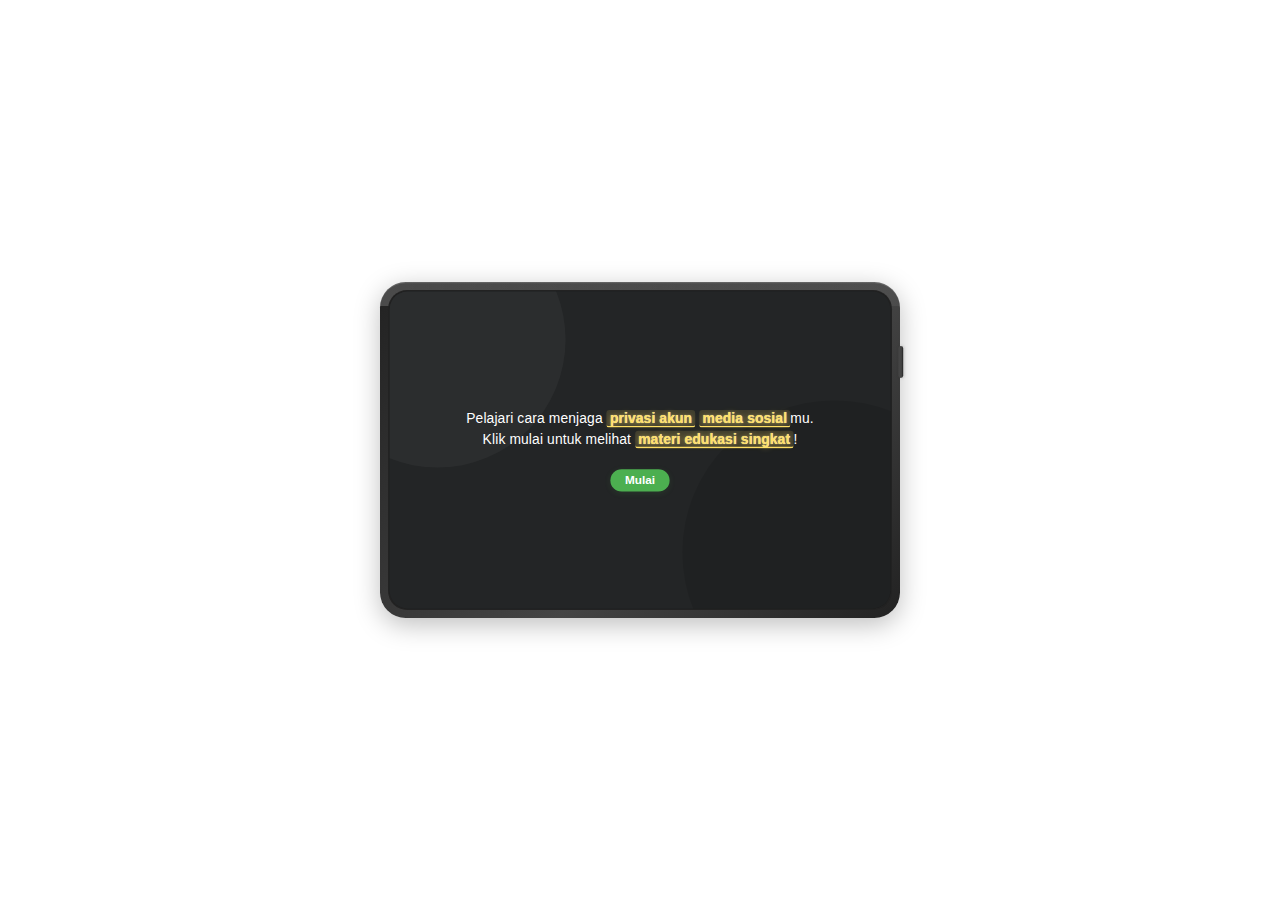
<file: Kotak/16/index.html>
<!DOCTYPE html>
<html lang="id">
<head>
    <meta charset="UTF-8">
    <meta name="viewport" content="width=device-width, initial-scale=1.0">
    <title>Game Edukasi Privasi Akun</title>
    <link rel="stylesheet" href="styles.css">
    <link href="https://fonts.googleapis.com/css2?family=Poppins:wght@400;600;700&display=swap" rel="stylesheet">
    <link href="https://fonts.googleapis.com/css2?family=Orbitron:wght@700&display=swap" rel="stylesheet">
    <link href="https://fonts.googleapis.com/icon?family=Material+Icons" rel="stylesheet">
</head>
<body>
    <div class="game-container">
        <div class="device-frame-lock">
        <div class="device-frame">
            <div class="tablet-btn"></div>
            <div class="device-screen">
                <div class="screen-content">
                    <!-- Intro/Tutorial Screen -->
                    <div class="intro-screen" id="intro-screen">
                        <div class="intro-content simple">
                            <p class="intro-desc-simple">
                                Pelajari cara menjaga <span class="highlight">privasi akun</span> <span class="highlight">media sosial</span>mu.<br>
                                Klik mulai untuk melihat <span class="highlight">materi edukasi singkat</span>!
                            </p>
                            <button class="start-learning-btn" id="start-learning-btn">Mulai</button>
                        </div>
                    </div>

                    <!-- Progress Indicator -->
                    <div class="progress-indicator" id="progress-indicator" style="display: none;">
                        <div class="progress-segment" id="segment-1"></div>
                        <div class="progress-segment" id="segment-2"></div>
                        <div class="progress-segment" id="segment-3"></div>
                        <div class="progress-segment" id="segment-4"></div>
                    </div>
                    
                    <div class="edu-row" id="edu-case-1" style="display: none;">
                        <button class="nav-btn nav-prev" disabled aria-label="Sebelumnya"><span class="material-icons">chevron_left</span></button>
                        <div class="edu-left edu-alert">
                            <h2>Mengisi Data Bio Berlebih</h2>
                            <p class="edu-desc">Mengisi data profil media sosial secara lengkap (nama, alamat, tanggal lahir, nomor HP, dll) dapat membahayakan privasi dan memudahkan penyalahgunaan data oleh pihak tidak bertanggung jawab.</p>
                        </div>
                        <div class="edu-right">
                            <img src="satu.png" alt="Contoh Buruk Privasi Akun" class="edu-image">
                        </div>
                        <button class="nav-btn nav-next" aria-label="Selanjutnya"><span class="material-icons">chevron_right</span></button>
                    </div>
                    <div class="edu-row" id="edu-case-2" style="display:none;">
                        <button class="nav-btn nav-prev" disabled aria-label="Sebelumnya"><span class="material-icons">chevron_left</span></button>
                        <div class="edu-left edu-alert">
                            <h2>Unggah Foto Dokumen Penting!</h2>
                            <p class="edu-desc">Mengunggah foto KTP, SIM, kartu pelajar, atau dokumen penting lain di media sosial sangat berbahaya. Data pada dokumen tersebut bisa disalahgunakan untuk penipuan, pencurian identitas, atau kejahatan digital lainnya.</p>
                        </div>
                        <div class="edu-right">
                            <img src="dua.png" alt="Jangan Unggah Foto Dokumen Penting" class="edu-image">
                        </div>
                        <button class="nav-btn nav-next" aria-label="Selanjutnya"><span class="material-icons">chevron_right</span></button>
                    </div>
                    <div class="edu-row" id="edu-case-3" style="display:none;">
                        <button class="nav-btn nav-prev" disabled aria-label="Sebelumnya"><span class="material-icons">chevron_left</span></button>
                        <div class="edu-left edu-alert">
                            <h2>Sering Share Lokasi!</h2>
                            <p class="edu-desc">Membagikan lokasi secara rutin di story atau postingan (misal: rumah, sekolah, tempat nongkrong) bisa dimanfaatkan orang jahat untuk melacak aktivitas dan keberadaan Anda.</p>
                        </div>
                        <div class="edu-right">
                            <img src="tiga.png" alt="Jangan Sering Share Lokasi" class="edu-image">
                        </div>
                        <button class="nav-btn nav-next" aria-label="Selanjutnya"><span class="material-icons">chevron_right</span></button>
                    </div>
                    <div class="edu-row" id="edu-case-4" style="display:none;">
                        <button class="nav-btn nav-prev" disabled aria-label="Sebelumnya"><span class="material-icons">chevron_left</span></button>
                        <div class="edu-left edu-alert">
                            <h2>Tantangan Viral "Tentang Saya"</h2>
                            <p class="edu-desc">Jangan asal ikut tantangan viral seperti "10 fakta tentang diriku". Jawabanmu bisa jadi bocoran data untuk membobol akun!</p>
                        </div>
                        <div class="edu-right">
                            <img src="empat.png" alt="Tantangan Viral Tentang Saya" class="edu-image">
                        </div>
                        <button class="nav-btn nav-next" aria-label="Selanjutnya"><span class="material-icons">chevron_right</span></button>
                        <div class="selesai-container">
                            <button class="selesai-btn" id="selesai-btn">Selesai</button>
                        </div>
                    </div>

                </div>
            </div>
        </div>
        </div>
    </div>
    <script src="script.js"></script>
</body>
</html>
</file>
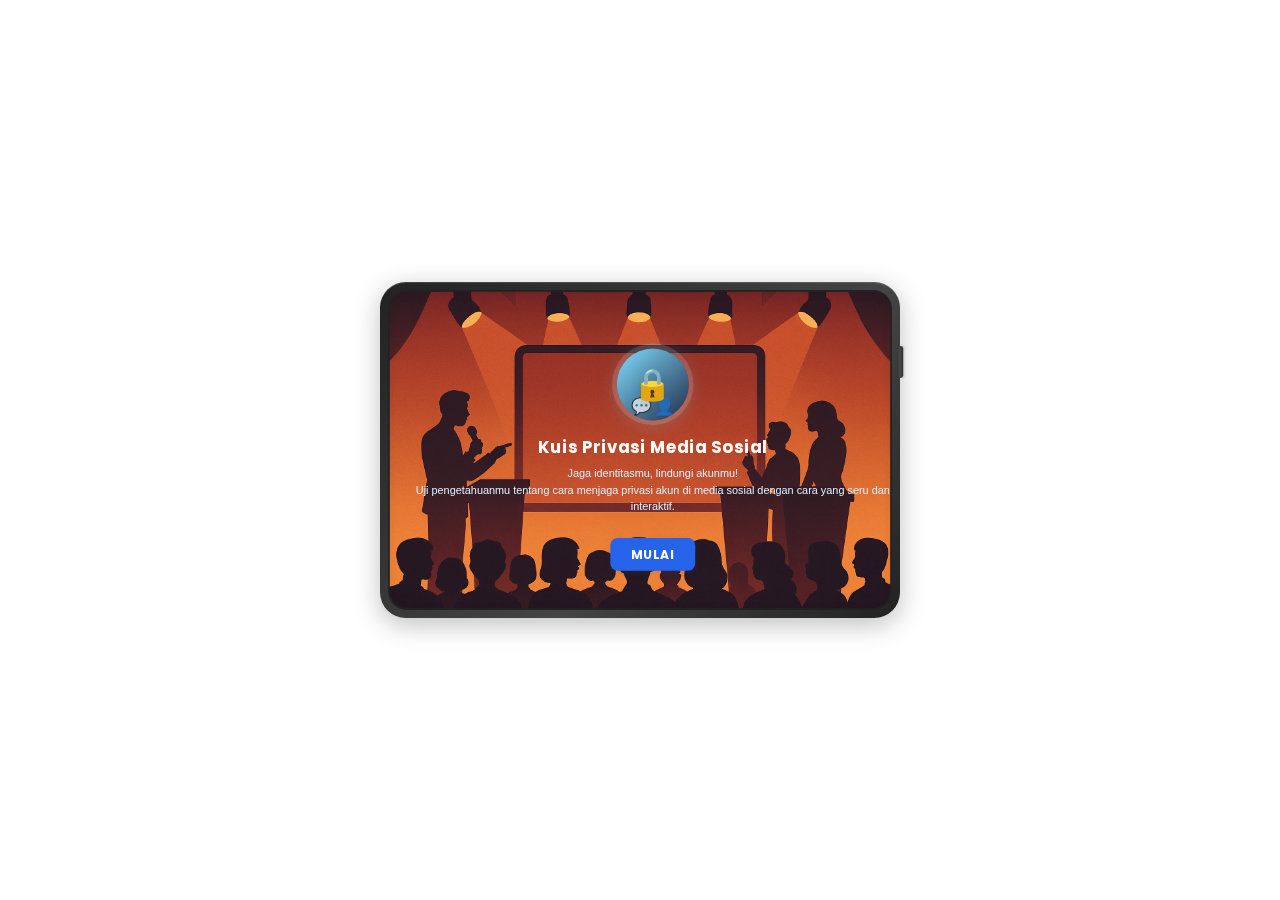
<file: Kotak/18/index.html>
<!DOCTYPE html>
<html lang="id">
<head>
    <meta charset="UTF-8">
    <meta name="viewport" content="width=device-width, initial-scale=1.0">
    <title>Game Edukasi Privasi Akun</title>
    <link rel="stylesheet" href="styles.css">
    <link href="https://fonts.googleapis.com/css2?family=Poppins:wght@400;600;700&display=swap" rel="stylesheet">
    <link href="https://fonts.googleapis.com/css2?family=Orbitron:wght@700&display=swap" rel="stylesheet">
</head>
<body>
    <div class="game-container">
        <div class="device-frame-lock">
        <div class="device-frame">
            <div class="tablet-btn"></div>
            <div class="device-screen">
                <div class="screen-content">
                    <div class="container">
                        <div class="game-main">
                            <div id="intro-content" style="grid-column: 1 / span 3; grid-row: 1; display: flex; flex-direction: column; align-items: center; justify-content: center; width: 100%; height: 100%;">
                                <div class="intro-illustration">
                                    <div class="icon-bg">
                                        <span class="icon-lock">🔒</span>
                                        <span class="icon-bubble">💬</span>
                                        <span class="icon-avatar">👤</span>
                                    </div>
                                </div>
                                <h1 class="title intro-title">Kuis Privasi Media Sosial</h1>
                                <p class="desc intro-desc">Jaga identitasmu, lindungi akunmu!<br>Uji pengetahuanmu tentang cara menjaga privasi akun di media sosial dengan cara yang seru dan interaktif.</p>
                                <button class="btn-mulai" id="btn-mulai">Mulai</button>
                            </div>
                            <div id="game-content" style="display:none;">
                                <div class="game-center">
                                    <div class="timer-circle" id="timer">30</div>
                                    <div class="question-box" id="question-box"></div>
                                    <div class="answers">
                                        <button class="answer-btn" id="answer0"></button>
                                        <button class="answer-btn" id="answer1"></button>
                                        <button class="answer-btn" id="answer2"></button>
                                        <button class="answer-btn" id="answer3"></button>
                                    </div>
                                </div>
                                <div class="game-right">
                                    <div class="prize-ladder-box">
                                        <ul class="prize-ladder" id="prize-ladder">
                                            <li class="prize active">1 Skor 10</li>
                                            <li class="prize">2 Skor 20</li>
                                            <li class="prize">3 Skor 30</li>
                                            <li class="prize">4 Skor 40</li>
                                            <li class="prize">5 Skor 50</li>
                                            <li class="prize">6 Skor 60</li>
                                            <li class="prize">7 Skor 70</li>
                                            <li class="prize">8 Skor 80</li>
                                            <li class="prize">9 Skor 90</li>
                                            <li class="prize">10 Skor 100</li>
                                        </ul>
                                    </div>
                                </div>
                            </div>
                            <!-- Overlay tutorial interaktif -->
                            <div id="tutorial-overlay" style="display:none; position:absolute; top:0; left:0; width:100%; height:100%; z-index:200; background:rgba(20,24,40,0.55); align-items:center; justify-content:center;">
                                <div id="tutorial-box" style="background:#fff; color:#232b4a; border-radius:8px; box-shadow:0 2px 8px #0003; padding:6px 10px; max-width:200px; width:auto; text-align:center; font-size:0.75rem; font-weight:600; position:relative;">
                                    <div id="tutorial-text">Tutorial</div>
                                    <button id="tutorial-next-btn" style="margin-top:8px; background:#2563eb; color:#fff; font-size:0.7rem; font-weight:700; border:none; border-radius:4px; padding:4px 12px; cursor:pointer;">OK</button>
                                </div>
                            </div>
                        </div>
                        <div id="game-over" style="display:none; position:absolute; top:0; left:0; width:100%; height:100%; background:rgba(20,24,40,0.98); z-index:100; flex-direction:column; align-items:center; justify-content:center; border-radius:22px;">
                            <div style="font-size:1.2rem; color:#fff; font-weight:900; text-shadow:1px 1px 0 #232b4a; margin-bottom:8px; text-align:center;">Kamu Kalah...<br>Semoga Beruntung Lain Kali</div>
                            <button id="play-again-btn" style="font-size:0.8rem; padding:6px 16px; border-radius:4px; background:#ffd700; color:#232b4a; font-weight:700; border:none; box-shadow:0 1px 4px #0002; cursor:pointer; margin-bottom:12px;">Main Lagi</button>
                        </div>
                    </div>
                </div>
            </div>
        </div>
        </div>
    </div>
    <script src="script.js"></script>
</body>
</html>
</file>
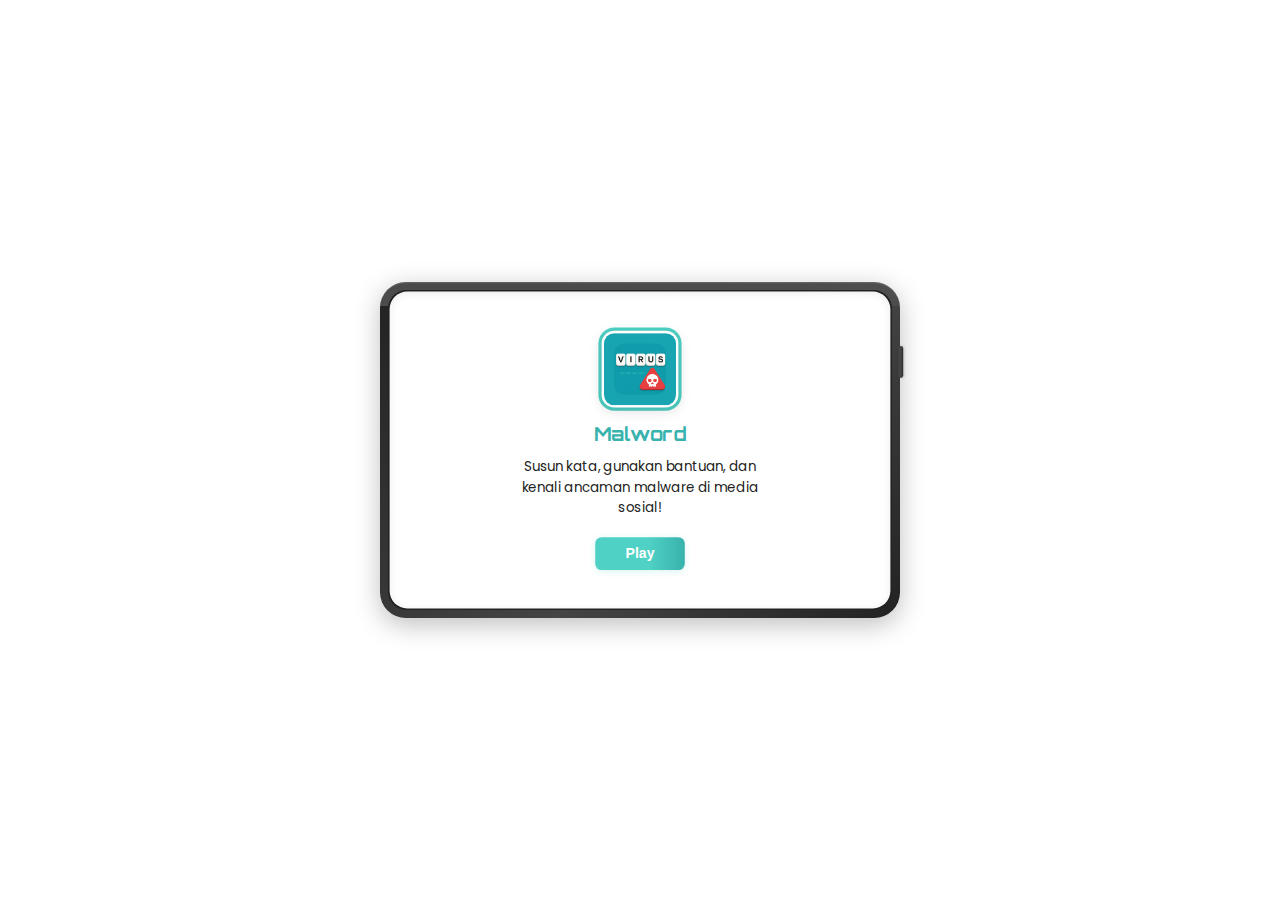
<file: Kotak/23/index.html>
<!DOCTYPE html>
<html lang="id">
<head>
    <meta charset="UTF-8">
    <meta name="viewport" content="width=device-width, initial-scale=1.0">
    <title>Game Edukasi Privasi Akun</title>
    <link rel="stylesheet" href="styles.css">
    <link href="https://fonts.googleapis.com/css2?family=Poppins:wght@400;600;700&display=swap" rel="stylesheet">
    <link href="https://fonts.googleapis.com/css2?family=Orbitron:wght@700&display=swap" rel="stylesheet">
</head>
<body>
    <div class="game-container">
        <div class="device-frame-lock">
        <div class="device-frame">
            <div class="tablet-btn"></div>
            <div class="device-screen">
                <div id="intro-screen">
                    <img src="icon.png" alt="Game Icon" class="intro-icon">
                    <div class="intro-title">Malword</div>
                    <div class="intro-desc">Susun kata, gunakan bantuan, dan kenali ancaman malware di media sosial!</div>
                    <button id="play-btn" class="intro-btn">Play</button>
                </div>
                <div class="screen-content" style="display:none;">
                    <div id="tutorial-overlay" style="display:none;"></div>
                    <div id="end-popup" style="display:none;"></div>
                    <div id="score-corner">Skor: 0</div>
                    <div id="explanation-box"></div>
                    <div id="game-level">
                        <div id="level-info">Level: 1</div>
                        <div id="letter-grid"></div>
                        <div id="answer-box"></div>
                        <div id="help-buttons">
                            <button id="reload-level" data-title="Reset" class="help-btn" aria-label="Acak ulang">
                                <svg width="22" height="22" viewBox="0 0 24 24" fill="none" stroke="#fff" stroke-width="2" stroke-linecap="round" stroke-linejoin="round"><polyline points="23 4 23 10 17 10"/><path d="M1 20v-6h6"/><path d="M3.51 9a9 9 0 0 1 14.13-3.36L23 10"/><path d="M1 14l4.35 4.35A9 9 0 0 0 20.49 15"/></svg>
                            </button>
                            <button id="hint-explain" data-title="Hint" class="help-btn" aria-label="Penjelasan Kata">
                                <svg width="22" height="22" viewBox="0 0 24 24" fill="none" stroke="#fff" stroke-width="2" stroke-linecap="round" stroke-linejoin="round"><circle cx="12" cy="12" r="10"/><line x1="12" y1="16" x2="12" y2="12"/><line x1="12" y1="8" x2="12.01" y2="8"/></svg>
                            </button>
                            <button id="hint-letter" data-title="Clue" class="help-btn" aria-label="Buka Huruf Depan">
                                <svg width="22" height="22" viewBox="0 0 24 24" fill="none" stroke="#fff" stroke-width="2" stroke-linecap="round" stroke-linejoin="round"><rect x="3" y="11" width="18" height="10" rx="2"/><path d="M7 11V7a5 5 0 0 1 10 0v4"/></svg>
                            </button>
                        </div>
                        <div id="message"></div>
                    </div>
                </div>
            </div>
        </div>
        </div>
    </div>
    <script src="script.js"></script>
</body>
</html>
</file>
<file: styles/scrollbar.css>
/* Sembunyikan scrollbar untuk semua elemen */
* {
    scrollbar-width: none; /* Firefox */
    -ms-overflow-style: none; /* Internet Explorer 10+ */
}

*::-webkit-scrollbar {
    display: none; /* Chrome, Safari, Opera */
}

/* Khusus untuk elemen yang perlu scroll tapi tidak terlihat scrollbarnya */
html, body {
    scrollbar-width: none;
    -ms-overflow-style: none;
}

html::-webkit-scrollbar, 
body::-webkit-scrollbar {
    display: none;
}

/* Sembunyikan scrollbar untuk game board dan sidebar */
.game-board,
.game-sidebar,
.game-log,
.card-decks-container {
    scrollbar-width: none;
    -ms-overflow-style: none;
}

.game-board::-webkit-scrollbar,
.game-sidebar::-webkit-scrollbar,
.game-log::-webkit-scrollbar,
.card-decks-container::-webkit-scrollbar {
    display: none;
}
</file>
<file: Kotak/10/styles.css>
html, body, .game-container {
    margin: 0 !important;
    padding: 0 !important;
    background: transparent !important;
    overflow: hidden !important;
    box-sizing: border-box;
}

:root {
    --primary-color: #2c3e50;
    --secondary-color: #e74c3c;
    --accent-color: #3498db;
    --text-color: #2c3e50;
    --background-color: #ecf0f1;
    --warning-color: #e74c3c;
    --success-color: #27ae60;
    --cyber-blue: #1e3a8a;
    --cyber-red: #dc2626;
    --cyber-green: #059669;
}

* {
    margin: 0;
    padding: 0;
    box-sizing: border-box;
}

body {
    font-family: 'Inter', 'Segoe UI', 'Roboto', Arial, sans-serif;
    background: #ecf0f1;
    color: var(--text-color);
}

.investigation-container {
    min-height: 100vh;
    width: 100vw;
    display: flex;
    align-items: center;
    justify-content: center;
    position: fixed;
    top: 0; left: 0;
    z-index: 10;
}

.investigation-overlay {
    position: fixed;
    top: 0; left: 0; right: 0; bottom: 0;
    background: transparent !important;
    z-index: 1;
    pointer-events: none !important;
    opacity: 0 !important;
}

.investigation-modal {
    background: #fff;
    border-radius: 10px;
    box-shadow: 0 6px 24px rgba(0,0,0,0.55);
    width: 100%;
    max-width: 294px;
    height: 350px;
    margin: 0 auto;
    position: relative;
    z-index: 10;
    overflow: hidden;
    padding: 0;
    transform: none;
    transform-origin: center;
    margin-top: 0;
    display: flex;
    flex-direction: column;
}

.investigation-modal,
.investigation-content {
    scrollbar-width: none;         /* Firefox */
    -ms-overflow-style: none;      /* IE 10+ */
}
.investigation-modal::-webkit-scrollbar,
.investigation-content::-webkit-scrollbar {
    display: none;                 /* Chrome, Safari, Opera */
}

.prison-bars {
    position: absolute;
    top: 0; left: 0; width: 100%; height: 100%;
    pointer-events: none;
    z-index: 3;
    background: repeating-linear-gradient(
        to right,
        rgba(44,62,80,0.08) 0px,
        rgba(44,62,80,0.08) 4px,
        transparent 4px,
        transparent 28px
    );
}

.spotlight {
    position: absolute;
    top: 30px;
    left: 50%;
    transform: translateX(-50%);
    width: 180px;
    height: 120px;
    background: radial-gradient(ellipse at center, rgba(255,255,224,0.25) 0%, rgba(255,255,224,0.05) 80%, rgba(255,255,224,0) 100%);
    pointer-events: none;
    z-index: 2;
}

.investigation-header {
    background: linear-gradient(135deg, var(--cyber-blue) 0%, #1e40af 100%);
    color: #fff;
    padding: 8px 0 5px 0;
    text-align: center;
    font-weight: 700;
    font-size: 15px;
    letter-spacing: 1px;
    flex-shrink: 0;
    box-shadow: 0 2px 4px rgba(0,0,0,0.2);
    position: relative;
}

.investigation-header h1 {
    font-size: 17px;
    margin-bottom: 7px;
    text-shadow: 1px 1px 2px rgba(0,0,0,0.2);
    display: flex;
    align-items: center;
    justify-content: center;
    gap: 8px;
}

.investigation-header h1 i {
    font-size: 16px;
    color: #60a5fa;
}

.header-subtitle {
    font-size: 11px;
    opacity: 0.8;
    font-weight: 400;
    letter-spacing: 0.5px;
}

.badge {
    background: var(--secondary-color);
    color: white;
    padding: 5px 15px;
    border-radius: 20px;
    font-size: 14px;
    display: inline-block;
}

.investigation-content {
    padding: 15px;
    margin-top: 5px;
    position: relative;
    z-index: 5;
    flex: 1;
    display: flex;
    flex-direction: column;
    justify-content: flex-start;
    min-height: 0;
    overflow-y: auto;
    background: rgba(255, 255, 255, 0.95);
}

.investigation-icon {
    text-align: center;
    margin-bottom: 20px;
}

.investigation-icon i {
    font-size: 48px;
    color: var(--cyber-blue);
    animation: pulse 2s ease-in-out infinite;
}

@keyframes pulse {
    0%, 100% { transform: scale(1); opacity: 1; }
    50% { transform: scale(1.1); opacity: 0.8; }
}

.investigation-message {
    text-align: center;
    margin-bottom: 30px;
}

.investigation-message h2 {
    color: var(--secondary-color);
    margin-bottom: 10px;
    font-size: 13px;
}

.investigation-message ul {
    list-style-position: inside;
    margin: 15px 0;
    text-align: left;
}

.investigation-message li {
    margin: 10px 0;
    color: var(--text-color);
}

.investigation-actions {
    display: flex;
    flex-direction: column;
    gap: 8px;
    margin: 8px 0 0 0;
}

.btn-primary {
    background: linear-gradient(135deg, var(--cyber-blue) 0%, #1e40af 100%);
    color: #fff;
    border: none;
    border-radius: 6px;
    padding: 10px 16px;
    font-weight: 600;
    font-size: 11px;
    cursor: pointer !important;
    transition: all 0.3s ease;
    text-transform: uppercase;
    letter-spacing: 0.5px;
    box-shadow: 0 2px 4px rgba(0,0,0,0.1);
    display: flex;
    align-items: center;
    justify-content: center;
    gap: 6px;
    position: relative;
    z-index: 100;
    pointer-events: auto !important;
}

.btn-primary:hover {
    background: linear-gradient(135deg, #1e40af 0%, #1e3a8a 100%);
    transform: translateY(-1px);
    box-shadow: 0 4px 8px rgba(0,0,0,0.2);
}

.btn-secondary {
    background: linear-gradient(135deg, #6b7280 0%, #4b5563 100%);
    color: #fff;
    border: none;
    border-radius: 6px;
    padding: 8px 16px;
    font-weight: 600;
    font-size: 10px;
    cursor: pointer;
    transition: all 0.3s ease;
    text-transform: uppercase;
    letter-spacing: 0.5px;
    box-shadow: 0 2px 4px rgba(0,0,0,0.1);
    display: flex;
    align-items: center;
    justify-content: center;
    gap: 6px;
}

.btn-secondary:hover {
    background: linear-gradient(135deg, #4b5563 0%, #374151 100%);
    transform: translateY(-1px);
    box-shadow: 0 4px 8px rgba(0,0,0,0.2);
}

.investigation-footer {
    background: var(--primary-color);
    color: #fff;
    padding: 8px 0;
    text-align: center;
    font-size: 10px;
    font-weight: 500;
    flex-shrink: 0;
    display: flex;
    align-items: center;
    justify-content: center;
    gap: 6px;
}

.investigation-footer i {
    color: #60a5fa;
}

/* Violation Details Styling */
.violation-details {
    margin: 15px 0 0 0;
    padding: 12px;
    background: rgba(220, 38, 38, 0.1);
    border-radius: 6px;
    border-left: 3px solid var(--cyber-red);
}

.violation-details h3 {
    color: var(--cyber-red);
    font-size: 12px;
    margin-bottom: 8px;
    display: flex;
    align-items: center;
    gap: 6px;
}

.violation-list {
    margin: 10px 0;
}

.violation-item {
    display: flex;
    align-items: center;
    gap: 8px;
    margin: 6px 0;
    padding: 4px 0;
    font-size: 11px;
    color: var(--text-color);
}

.violation-item i {
    color: var(--cyber-red);
    font-size: 12px;
    min-width: 16px;
}

.warning-note {
    margin-top: 10px;
    padding: 8px;
    background: rgba(220, 38, 38, 0.15);
    border-radius: 4px;
    font-size: 10px;
    color: var(--cyber-red);
    font-weight: 600;
    display: flex;
    align-items: center;
    gap: 6px;
}

/* Investigation Progress */
.investigation-progress {
    text-align: center;
    padding: 20px;
}

.investigation-progress h3 {
    color: var(--cyber-blue);
    font-size: 14px;
    margin-bottom: 15px;
}

.progress-bar {
    width: 100%;
    height: 8px;
    background: rgba(30, 58, 138, 0.2);
    border-radius: 4px;
    overflow: hidden;
    margin: 15px 0;
}

.progress {
    height: 100%;
    background: linear-gradient(90deg, var(--cyber-blue) 0%, #60a5fa 100%);
    border-radius: 4px;
    transition: width 0.5s ease;
    animation: progressPulse 2s ease-in-out infinite;
}

@keyframes progressPulse {
    0%, 100% { opacity: 1; }
    50% { opacity: 0.8; }
}

/* Evidence Display */
.evidence-container {
    padding: 15px;
}

.evidence-item {
    background: rgba(30, 58, 138, 0.1);
    border-radius: 6px;
    padding: 12px;
    margin: 8px 0;
    border-left: 3px solid var(--cyber-blue);
}

.evidence-item h4 {
    color: var(--cyber-blue);
    font-size: 12px;
    margin-bottom: 6px;
    display: flex;
    align-items: center;
    gap: 6px;
}

.evidence-item p {
    font-size: 10px;
    color: var(--text-color);
    line-height: 1.4;
}

/* Quiz Styling */
.quiz-container {
    padding: 15px;
}

.quiz-question {
    font-size: 12px;
    font-weight: 600;
    color: var(--cyber-blue);
    margin-bottom: 12px;
    line-height: 1.4;
}

.quiz-options {
    display: flex;
    flex-direction: column;
    gap: 8px;
    margin: 15px 0;
}

.quiz-option {
    background: rgba(30, 58, 138, 0.1);
    border: 2px solid transparent;
    border-radius: 6px;
    padding: 10px;
    cursor: pointer;
    transition: all 0.3s ease;
    font-size: 11px;
    color: var(--text-color);
}

.quiz-option:hover {
    background: rgba(30, 58, 138, 0.2);
    border-color: var(--cyber-blue);
}

.quiz-option.selected {
    background: var(--cyber-blue);
    color: white;
    border-color: var(--cyber-blue);
}

/* Result Styling */
.result {
    text-align: center;
    padding: 20px;
}

.result.success {
    color: var(--cyber-green);
}

.result.error {
    color: var(--cyber-red);
}

.result h3 {
    font-size: 14px;
    margin-bottom: 10px;
}

.result p {
    font-size: 11px;
    margin-bottom: 15px;
}

/* Penalty Screen */
.penalty-screen {
    text-align: center;
    padding: 20px;
}

.timer {
    font-size: 24px;
    font-weight: 700;
    color: var(--cyber-red);
    margin: 15px 0;
    font-family: 'Courier New', monospace;
}

.penalty-info {
    margin-top: 15px;
    padding: 10px;
    background: rgba(220, 38, 38, 0.1);
    border-radius: 6px;
}

.penalty-info p {
    font-size: 10px;
    margin: 4px 0;
    color: var(--cyber-red);
}

/* Completion Message */
.completion-message {
    text-align: center;
    padding: 30px;
    height: 100%;
    display: flex;
    flex-direction: column;
    justify-content: center;
}

.completion-message h3 {
    color: var(--cyber-green);
    font-size: 17px;
    margin-bottom: 14px;
}

.completion-message .game-text {
    font-size: 11px;
    color: #666;
    margin: 7px 0;
}

.warning-title {
    color: var(--cyber-red);
    font-size: 13px;
    font-weight: 700;
    margin-bottom: 10px;
    letter-spacing: 1px;
    text-align: center;
    text-transform: uppercase;
    text-shadow: 0 1px 1px rgba(255,255,255,0.8);
}

.investigation-desc {
    color: var(--text-color);
    font-size: 11px;
    text-align: center;
    margin-bottom: 12px;
    line-height: 1.4;
    font-weight: 500;
    text-shadow: 0 1px 1px rgba(255,255,255,0.8);
}

/* Materials Styling */
.materials-list {
    display: flex;
    flex-direction: column;
    gap: 10px;
}

.material-item {
    background: rgba(30, 58, 138, 0.1);
    border-radius: 6px;
    padding: 12px;
    border-left: 3px solid var(--cyber-blue);
}

.material-item h3 {
    color: var(--cyber-blue);
    font-size: 12px;
    margin-bottom: 6px;
}

.material-item p {
    font-size: 10px;
    color: var(--text-color);
    line-height: 1.4;
    margin-bottom: 8px;
}

/* Violation Result */
.violation-result {
    text-align: center;
    position: relative;
    z-index: 50;
}

.violation-result h3 {
    color: var(--cyber-red);
    font-size: 13px;
    margin-bottom: 12px;
}

.law-reference {
    background: rgba(220, 38, 38, 0.1);
    border-radius: 6px;
    padding: 10px;
    margin: 10px 0;
    text-align: left;
}

.law-title {
    color: var(--cyber-red);
    font-size: 11px;
    font-weight: 600;
    margin-bottom: 4px;
}

.law-text {
    font-size: 9px;
    color: var(--text-color);
    line-height: 1.3;
}

.penalty {
    margin-top: 10px;
    padding: 8px;
    background: rgba(220, 38, 38, 0.15);
    border-radius: 4px;
}

.penalty p {
    font-size: 10px;
    color: var(--cyber-red);
    font-weight: 600;
    margin: 2px 0;
}

.game-message {
    font-size: 11px;
    color: var(--cyber-red);
    font-weight: 600;
    margin-bottom: 10px;
}

.violation-result .btn-primary {
    display: block;
    margin: 24px auto 0 auto;
    min-width: 220px;
} 

/* CSS khusus untuk tombol TERIMA HUKUMAN */
.btn-primary[style*="background: #dc2626"] {
    background: #dc2626 !important;
    color: white !important;
    border: none !important;
    border-radius: 8px !important;
    cursor: pointer !important;
    box-shadow: 0 4px 8px rgba(220, 38, 38, 0.3) !important;
    transition: all 0.3s ease !important;
    position: relative !important;
    z-index: 1000 !important;
    pointer-events: auto !important;
}

.btn-primary[style*="background: #dc2626"]:hover {
    background: #b91c1c !important;
    transform: translateY(-2px) !important;
    box-shadow: 0 6px 12px rgba(220, 38, 38, 0.4) !important;
}

.btn-primary[style*="background: #dc2626"]:active {
    transform: translateY(0) !important;
    box-shadow: 0 2px 4px rgba(220, 38, 38, 0.3) !important;
}
</file>
<file: Kotak/11/styles.css>
html, body, .game-container {
    margin: 0 !important;
    padding: 0 !important;
    background: transparent !important;
    overflow: hidden !important;
    box-sizing: border-box;
}

* {
    margin: 0;
    padding: 0;
    box-sizing: border-box;
}

/* Global scrollbar styling */
html {
    scrollbar-width: thin;
    scrollbar-color: rgba(0, 0, 0, 0.3) transparent;
}

body {
    scrollbar-width: thin;
    scrollbar-color: rgba(0, 0, 0, 0.3) transparent;
}

/* Webkit scrollbar untuk semua elemen */
::-webkit-scrollbar {
    width: 8px;
}

::-webkit-scrollbar-track {
    background: transparent;
    border-radius: 4px;
}

::-webkit-scrollbar-thumb {
    background: rgba(0, 0, 0, 0.3);
    border-radius: 4px;
    border: 1px solid rgba(0, 0, 0, 0.1);
}

::-webkit-scrollbar-thumb:hover {
    background: rgba(0, 0, 0, 0.5);
}

body {
    font-family: 'Segoe UI', Tahoma, Geneva, Verdana, sans-serif;
    background-color: #f0f2f5;
    min-height: 100vh;
    display: flex;
    justify-content: center;
    align-items: center;
}

.game-container {
    width: 100vw;
    height: 100vh;
    display: flex;
    justify-content: center;
    align-items: center;
}

.device-frame {
    background: linear-gradient(135deg, #222 0%, #444 60%, #222 100%);
    border-radius: 32px;
    padding: 12px;
    box-shadow: 0 8px 32px rgba(0,0,0,0.25), 0 1.5px 0 #fff2 inset;
    position: relative;
    width: 650px;
    height: 420px;
    transform: scale(0.8);
    display: flex;
    justify-content: center;
    align-items: center;
    overflow: visible;
}

/* Efek glossy highlight di frame atas */
.device-frame::before {
    content: '';
    position: absolute;
    top: 0;
    left: 0;
    width: 100%;
    height: 30px;
    border-radius: 32px 32px 0 0;
    background: linear-gradient(90deg, rgba(255,255,255,0.18) 0%, rgba(255,255,255,0.05) 100%);
    z-index: 2;
    pointer-events: none;
}

/* Efek glossy highlight di frame bawah */
.device-frame::after {
    content: '';
    position: absolute;
    bottom: 0;
    left: 0;
    width: 100%;
    height: 18px;
    border-radius: 0 0 32px 32px;
    background: linear-gradient(90deg, rgba(255,255,255,0.10) 0%, rgba(255,255,255,0.01) 100%);
    z-index: 2;
    pointer-events: none;
}

/* Tombol power/volume di sisi kanan */
.tablet-btn {
    position: absolute;
    right: -4px;
    top: 80px;
    width: 6px;
    height: 40px;
    background: linear-gradient(90deg, #444 60%, #222 100%);
    border-radius: 4px;
    box-shadow: 1px 0 4px rgba(0,0,0,0.18);
    z-index: 11;
}

.device-screen {
    background: #fff;
    border-radius: 22px;
    width: 100%;
    height: 100%;
    box-shadow: 0 0 0 2px #222, 0 2px 12px rgba(0,0,0,0.08) inset;
    position: relative;
    z-index: 3;
    display: flex;
    flex-direction: column;
    overflow: hidden;
}



/* Learning Interface Styles */
.learning-interface {
    width: 100%;
    min-height: 100%;
    display: flex;
    flex-direction: column;
    background: linear-gradient(135deg, #f8f9fa 0%, #e9ecef 100%);
    color: #333;
    font-family: 'Poppins', sans-serif;
    /* Scrollbar styling untuk learning interface */
    scrollbar-width: thin;
    scrollbar-color: rgba(0, 0, 0, 0.2) transparent;
    overflow-y: auto;
    scroll-behavior: smooth;
}

.learning-interface::-webkit-scrollbar {
    width: 6px;
}

.learning-interface::-webkit-scrollbar-track {
    background: transparent;
    border-radius: 3px;
}

.learning-interface::-webkit-scrollbar-thumb {
    background: rgba(0, 0, 0, 0.2);
    border-radius: 3px;
}

.learning-interface::-webkit-scrollbar-thumb:hover {
    background: rgba(0, 0, 0, 0.3);
}

.learning-header {
    background: rgba(255, 255, 255, 0.9);
    padding: 10px 15px;
    display: flex;
    justify-content: space-between;
    align-items: center;
    border-bottom: 1px solid #dee2e6;
    min-height: 50px;
    box-shadow: 0 1px 3px rgba(0, 0, 0, 0.1);
}

.learning-title {
    font-size: 16px;
    font-weight: 600;
    margin: 0;
    color: #333;
}

.learning-stats {
    display: flex;
    gap: 15px;
    font-size: 12px;
    font-weight: 500;
    color: #666;
}

.completion {
    color: #007bff;
    font-weight: 600;
}



.learning-content {
    flex: 1;
    display: flex;
    align-items: flex-start;
    justify-content: flex-start;
    padding: 15px;
    min-height: 0;
    width: 100%;
    overflow: visible;
}



/* Scrollbar untuk elemen lain yang mungkin memiliki scroll */
.lesson-body::-webkit-scrollbar {
    width: 6px;
}

.lesson-body::-webkit-scrollbar-track {
    background: transparent;
    border-radius: 3px;
}

.lesson-body::-webkit-scrollbar-thumb {
    background: rgba(255, 255, 255, 0.2);
    border-radius: 3px;
}

.lesson-body::-webkit-scrollbar-thumb:hover {
    background: rgba(255, 255, 255, 0.4);
}



/* Lesson Screen */
.lesson-screen {
    width: 100%;
    max-width: none;
    height: 100%;
}

.lesson-content {
    background: rgba(255, 255, 255, 0.95);
    border-radius: 8px;
    padding: 20px;
    box-shadow: 0 2px 8px rgba(0, 0, 0, 0.1);
    animation: slideIn 0.5s ease;
    color: #333;
}

@keyframes slideIn {
    from {
        opacity: 0;
        transform: translateX(20px);
    }
    to {
        opacity: 1;
        transform: translateX(0);
    }
}

.lesson-header {
    text-align: center;
    margin-bottom: 20px;
}

.lesson-header h2 {
    font-size: 18px;
    margin-bottom: 8px;
    color: #333;
    font-weight: 600;
}

.lesson-header p {
    font-size: 14px;
    color: #666;
}

.lesson-body {
    margin-bottom: 20px;
    line-height: 1.5;
}

.lesson-body h3 {
    font-size: 16px;
    margin-bottom: 10px;
    color: #333;
    font-weight: 600;
}

.lesson-body p {
    font-size: 13px;
    margin-bottom: 10px;
    color: #555;
    line-height: 1.5;
}

.lesson-body ul {
    margin-left: 15px;
    margin-bottom: 10px;
}

.lesson-body li {
    font-size: 13px;
    margin-bottom: 6px;
    color: #555;
    line-height: 1.4;
}

.lesson-body .highlight {
    background: #f8f9fa;
    border-left: 3px solid #28a745;
    padding: 12px;
    border-radius: 0 6px 6px 0;
    margin: 15px 0;
}

.lesson-body .warning {
    background: #fff3cd;
    border-left: 3px solid #ffc107;
    padding: 12px;
    border-radius: 0 6px 6px 0;
    margin: 15px 0;
}

.lesson-body .example {
    background: #e7f3ff;
    border-left: 3px solid #007bff;
    padding: 12px;
    border-radius: 0 6px 6px 0;
    margin: 15px 0;
}

.lesson-actions {
    display: flex;
    justify-content: space-between;
    align-items: center;
    gap: 15px;
}

.prev-btn, .next-btn {
    background: #007bff;
    color: white;
    border: none;
    padding: 8px 16px;
    border-radius: 6px;
    font-size: 12px;
    font-weight: 500;
    cursor: pointer;
    transition: all 0.2s ease;
}

.prev-btn:hover, .next-btn:hover {
    background: #0056b3;
    transform: translateY(-1px);
}

.prev-btn {
    background: #6c757d;
}

.prev-btn:hover {
    background: #545b62;
}



/* Completion Screen */
.completion-screen {
    text-align: center;
    max-width: none;
    width: 100%;
    height: 100%;
}

.completion-content {
    background: rgba(255, 255, 255, 0.95);
    border-radius: 8px;
    padding: 25px;
    box-shadow: 0 2px 8px rgba(0, 0, 0, 0.1);
    color: #333;
}



.completion-content h2 {
    font-size: 18px;
    margin-bottom: 20px;
    color: #333;
    font-weight: 600;
}

.completion-summary {
    background: #f8f9fa;
    border-radius: 6px;
    padding: 15px;
    margin-bottom: 20px;
    display: flex;
    flex-direction: column;
    gap: 10px;
}

.summary-item {
    display: flex;
    justify-content: space-between;
    align-items: center;
    padding: 8px 0;
    border-bottom: 1px solid #e9ecef;
}

.summary-item:last-child {
    border-bottom: none;
}

.summary-label {
    font-size: 13px;
    color: #666;
}

.summary-value {
    font-size: 13px;
    font-weight: 600;
    color: #007bff;
}



.completion-actions {
    display: flex;
    gap: 15px;
    justify-content: center;
}

.restart-btn {
    background: #007bff;
    color: white;
    border: none;
    padding: 10px 20px;
    border-radius: 6px;
    font-size: 13px;
    font-weight: 500;
    cursor: pointer;
    transition: all 0.2s ease;
}

.restart-btn:hover {
    background: #0056b3;
    transform: translateY(-1px);
}

/* Help Modal */
.help-modal {
    position: fixed;
    top: 0;
    left: 0;
    width: 100%;
    height: 100%;
    background: rgba(0, 0, 0, 0.8);
    display: flex;
    justify-content: center;
    align-items: center;
    z-index: 1000;
    animation: fadeIn 0.3s ease;
}

@keyframes fadeIn {
    from { opacity: 0; }
    to { opacity: 1; }
}

.help-content {
    background: linear-gradient(135deg, #667eea 0%, #764ba2 100%);
    border-radius: 10px;
    padding: 20px;
    max-width: 400px;
    width: 90%;
    color: white;
    text-align: center;
    /* Scrollbar styling untuk help modal */
    scrollbar-width: thin;
    scrollbar-color: rgba(255, 255, 255, 0.3) transparent;
}

.help-content::-webkit-scrollbar {
    width: 6px;
}

.help-content::-webkit-scrollbar-track {
    background: transparent;
    border-radius: 3px;
}

.help-content::-webkit-scrollbar-thumb {
    background: rgba(255, 255, 255, 0.3);
    border-radius: 3px;
}

.help-content::-webkit-scrollbar-thumb:hover {
    background: rgba(255, 255, 255, 0.5);
}

.help-content h3 {
    font-size: 18px;
    margin-bottom: 20px;
    color: #fff;
}

.help-tips {
    display: flex;
    flex-direction: column;
    gap: 15px;
    margin-bottom: 20px;
}

.help-tip {
    display: flex;
    align-items: center;
    gap: 10px;
    text-align: left;
}

.tip-icon {
    font-size: 18px;
    flex-shrink: 0;
}

.tip-text {
    font-size: 13px;
    color: rgba(255, 255, 255, 0.9);
}

.close-help-btn {
    background: rgba(255, 255, 255, 0.2);
    color: white;
    border: none;
    padding: 6px 15px;
    border-radius: 12px;
    font-size: 11px;
    font-weight: 600;
    cursor: pointer;
    transition: all 0.3s ease;
    backdrop-filter: blur(10px);
}

.close-help-btn:hover {
    background: rgba(255, 255, 255, 0.3);
    transform: translateY(-1px);
}

/* Welcome Popup */
.welcome-popup {
    position: absolute;
    top: 0;
    left: 0;
    width: 100%;
    height: 100%;
    background: rgba(0, 0, 0, 0.7);
    display: flex;
    align-items: center;
    justify-content: center;
    z-index: 100;
}

.popup-content {
    background: #fff;
    padding: 20px;
    border-radius: 8px;
    text-align: center;
    max-width: 280px;
    width: 85%;
    box-shadow: 0 4px 12px rgba(0, 0, 0, 0.15);
    animation: popupSlideIn 0.3s ease-out;
    /* Scrollbar styling untuk popup */
    scrollbar-width: thin;
    scrollbar-color: rgba(0, 0, 0, 0.3) transparent;
}

.popup-content::-webkit-scrollbar {
    width: 6px;
}

.popup-content::-webkit-scrollbar-track {
    background: transparent;
    border-radius: 3px;
}

.popup-content::-webkit-scrollbar-thumb {
    background: rgba(0, 0, 0, 0.3);
    border-radius: 3px;
}

.popup-content::-webkit-scrollbar-thumb:hover {
    background: rgba(0, 0, 0, 0.5);
}

@keyframes popupSlideIn {
    from {
        opacity: 0;
        transform: translateY(-20px) scale(0.95);
    }
    to {
        opacity: 1;
        transform: translateY(0) scale(1);
    }
}

@keyframes bounce {
    0%, 20%, 50%, 80%, 100% { transform: translateY(0); }
    40% { transform: translateY(-10px); }
    60% { transform: translateY(-5px); }
}

.popup-content h2 {
    color: #333;
    font-size: 18px;
    margin-bottom: 10px;
    font-weight: 600;
}

.popup-content p {
    color: #666;
    font-size: 13px;
    line-height: 1.4;
    margin-bottom: 18px;
}

.ok-btn {
    background: #007bff;
    color: white;
    border: none;
    padding: 8px 20px;
    border-radius: 6px;
    font-size: 12px;
    font-weight: 500;
    cursor: pointer;
    transition: all 0.2s ease;
}

.ok-btn:hover {
    background: #0056b3;
    transform: translateY(-1px);
}

/* Learning Overview Screen */
.learning-overview-screen {
    padding: 15px;
    height: 100%;
    width: 100%;
}

.overview-content {
    max-width: none;
    margin: 0;
    padding: 15px 0;
    width: 100%;
}

.overview-content h2 {
    color: #333;
    font-size: 18px;
    margin-bottom: 20px;
    text-align: center;
    font-weight: 600;
}

.lesson-list {
    display: flex;
    flex-direction: column;
    gap: 12px;
    margin-bottom: 25px;
}

.lesson-item {
    display: flex;
    align-items: center;
    gap: 12px;
    padding: 12px;
    background: #f8f9fa;
    border-radius: 6px;
    border: 1px solid #e9ecef;
    transition: all 0.2s ease;
}

.lesson-item:hover {
    background: #e9ecef;
    transform: translateX(2px);
}

.lesson-number {
    background: #007bff;
    color: white;
    width: 24px;
    height: 24px;
    border-radius: 50%;
    display: flex;
    align-items: center;
    justify-content: center;
    font-weight: 600;
    font-size: 11px;
    flex-shrink: 0;
}

.lesson-info h4 {
    color: #333;
    font-size: 13px;
    margin-bottom: 3px;
    font-weight: 600;
}

.lesson-info p {
    color: #666;
    font-size: 11px;
    margin: 0;
    line-height: 1.3;
}

.start-learning-btn {
    background: #007bff;
    color: white;
    border: none;
    padding: 10px 24px;
    border-radius: 6px;
    font-size: 13px;
    font-weight: 500;
    cursor: pointer;
    transition: all 0.2s ease;
    display: block;
    margin: 0 auto;
    width: fit-content;
}

.start-learning-btn:hover {
    background: #0056b3;
    transform: translateY(-1px);
}

@media (max-width: 768px) {
    .device-frame {
        transform: scale(0.8);
    }
    .tablet-btn {
        transform: scale(0.8);
    }
}


.device-frame-lock {
    width: 650px;
    height: 420px;
    display: flex;
    align-items: center;
    justify-content: center;
    position: relative;
    /* overflow: hidden; */
    transform-origin: center center;
    /* transform: scale(1); akan diubah JS */
}
</file>
<file: Kotak/13/styles.css>
html, body, .game-container {
    margin: 0 !important;
    padding: 0 !important;
    background: transparent !important;
    overflow: hidden !important;
    box-sizing: border-box;
}

* {
    margin: 0;
    padding: 0;
    box-sizing: border-box;
}

body {
    font-family: 'Segoe UI', Tahoma, Geneva, Verdana, sans-serif;
    background-color: #f0f2f5;
    min-height: 100vh;
    display: flex;
    justify-content: center;
    align-items: center;
}

.game-container {
    width: 100vw;
    height: 100vh;
    display: flex;
    justify-content: center;
    align-items: center;
}

.device-frame {
    background: linear-gradient(135deg, #222 0%, #444 60%, #222 100%);
    border-radius: 32px;
    padding: 12px;
    box-shadow: 0 8px 32px rgba(0,0,0,0.25), 0 1.5px 0 #fff2 inset;
    position: relative;
    width: 650px;
    height: 420px;
    display: flex;
    justify-content: center;
    align-items: center;
    overflow: visible;
    transform: scale(0.8);
}

/* Efek glossy highlight di frame atas */
.device-frame::before {
    content: '';
    position: absolute;
    top: 0;
    left: 0;
    width: 100%;
    height: 30px;
    border-radius: 32px 32px 0 0;
    background: linear-gradient(90deg, rgba(255,255,255,0.18) 0%, rgba(255,255,255,0.05) 100%);
    z-index: 2;
    pointer-events: none;
}

/* Efek glossy highlight di frame bawah */
.device-frame::after {
    content: '';
    position: absolute;
    bottom: 0;
    left: 0;
    width: 100%;
    height: 18px;
    border-radius: 0 0 32px 32px;
    background: linear-gradient(90deg, rgba(255,255,255,0.10) 0%, rgba(255,255,255,0.01) 100%);
    z-index: 2;
    pointer-events: none;
}

/* Speaker depan (pengganti kamera bulat) - DISABLED */
.device-frame .tablet-speaker {
    display: none;
}

/* Tombol power/volume di sisi kanan */
.tablet-btn {
    position: absolute;
    right: -4px;
    top: 80px;
    width: 6px;
    height: 40px;
    background: linear-gradient(90deg, #444 60%, #222 100%);
    border-radius: 4px;
    box-shadow: 1px 0 4px rgba(0,0,0,0.18);
    z-index: 11;
}

.device-screen {
    background: linear-gradient(135deg, #f5faff 0%, #eaf1fb 100%);
    border-radius: 22px;
    width: 100%;
    height: 100%;
    box-shadow: 0 0 0 2px #222, 0 2px 12px rgba(0,0,0,0.08) inset;
    position: relative;
    z-index: 3;
    display: flex;
    flex-direction: column;
    justify-content: center;
    align-items: center;
    overflow: hidden;
}

.screen-content {
    width: 100%;
    height: 100%;
    display: flex;
    flex-direction: column;
    justify-content: center;
    align-items: center;
    text-align: center;
    padding: 0;
    overflow: hidden;
    position: relative;
    background: #f0f2f5;
    border-radius: 22px;
}

.logo-container {
    margin-bottom: 20px;
}

.logo-shield {
    width: 60px;
    height: 60px;
    background: linear-gradient(135deg, #3498db, #2980b9);
    border-radius: 15px;
    position: relative;
    transform: rotate(45deg);
    box-shadow: 0 4px 15px rgba(52, 152, 219, 0.3);
}

.logo-shield::before {
    content: '';
    position: absolute;
    top: 50%;
    left: 50%;
    transform: translate(-50%, -50%) rotate(-45deg);
    width: 30px;
    height: 30px;
    background: white;
    border-radius: 8px;
}

h1 {
    color: #2c3e50;
    margin-bottom: 18px;
    font-size: 1.8rem;
    font-weight: 700;
}

.subtitle {
    color: #666;
    font-size: 1rem;
    margin-bottom: 28px;
    max-width: 400px;
    line-height: 1.4;
}

.start-screen {
    position: relative;
}

.start-button {
    background: linear-gradient(90deg, #4CAF50 60%, #388e3c 100%);
    color: white;
    border: none;
    padding: 12px 28px;
    font-size: 1rem;
    border-radius: 8px;
    cursor: pointer;
    transition: all 0.2s cubic-bezier(0.4, 0, 0.2, 1);
    box-shadow: 0 2px 8px rgba(76, 175, 80, 0.18);
    font-weight: 600;
    display: flex;
    align-items: center;
    gap: 8px;
}

.start-button:hover {
    background: linear-gradient(90deg, #388e3c 0%, #4CAF50 100%);
    transform: translateY(-2px) scale(1.04);
    box-shadow: 0 4px 16px rgba(76, 175, 80, 0.25);
}

.button-text {
    margin-right: 4px;
}

.button-icon {
    font-size: 1.2rem;
    transition: transform 0.2s;
}

.start-button:hover .button-icon {
    transform: translateX(4px);
}

/* Hapus kamera bulat dan glossy sebelumnya */
.device-frame::after, .camera-glossy { display: none !important; }

.edu-row {
    display: flex;
    flex-direction: row;
    gap: 32px;
    width: 100%;
    height: 320px;
    margin-bottom: 32px;
}
.edu-left {
    flex: 1.2;
    display: flex;
    flex-direction: column;
    justify-content: center;
    align-items: flex-start;
    padding-right: 12px;
}
.edu-left h2 {
    font-size: 1.2rem;
    color: #2c3e50;
    margin-bottom: 12px;
}
.edu-desc {
    font-size: 1rem;
    color: #444;
    line-height: 1.5;
}
.edu-right {
    flex: 1;
    display: flex;
    flex-direction: column;
    align-items: center;
    justify-content: center;
}
.edu-img {
    display: flex;
    flex-direction: column;
    align-items: center;
    background: #f7f7f7;
    border-radius: 12px;
    box-shadow: 0 2px 8px rgba(44,62,80,0.07);
    padding: 18px 16px 10px 16px;
}
.img-caption {
    font-size: 0.92rem;
    color: #666;
    margin-top: 10px;
    text-align: center;
}
.edu-nav {
    display: flex;
    justify-content: center;
    gap: 18px;
    margin-top: 8px;
}
.nav-btn {
    background: linear-gradient(90deg, #4CAF50 60%, #388e3c 100%);
    color: #fff;
    border: none;
    border-radius: 7px;
    padding: 8px 22px;
    font-size: 1rem;
    font-weight: 600;
    cursor: pointer;
    box-shadow: 0 2px 8px rgba(76, 175, 80, 0.13);
    transition: background 0.2s, transform 0.2s;
}
.nav-btn:disabled {
    background: #bdbdbd;
    color: #fff;
    cursor: not-allowed;
    opacity: 0.7;
}
.nav-btn:not(:disabled):hover {
    background: linear-gradient(90deg, #388e3c 0%, #4CAF50 100%);
    transform: translateY(-2px) scale(1.04);
}

.mockup-profile-ui {
    background: #fff;
    border-radius: 10px;
    box-shadow: 0 1px 6px rgba(44,62,80,0.10);
    border: 1px solid #e0e0e0;
    min-width: 170px;
    max-width: 210px;
    width: 100%;
    padding: 0 0 8px 0;
    display: flex;
    flex-direction: column;
    align-items: center;
    position: relative;
    overflow: hidden;
}
.mockup-header-ui {
    width: 100%;
    height: 32px;
    background: linear-gradient(90deg, #1976d2 60%, #42a5f5 100%);
    border-radius: 10px 10px 0 0;
    margin-bottom: 0;
}
.mockup-profile-content {
    display: flex;
    flex-direction: row;
    align-items: flex-start;
    width: 100%;
    padding: 0 8px;
    margin-top: -18px;
    margin-bottom: 4px;
}
.mockup-avatar-ui {
    width: 36px;
    height: 36px;
    border-radius: 50%;
    background: linear-gradient(135deg, #bdbdbd 60%, #757575 100%);
    border: 2px solid #fff;
    box-shadow: 0 1px 2px rgba(44,62,80,0.10);
    margin-right: 8px;
}
.mockup-profile-main {
    flex: 1;
    display: flex;
    flex-direction: column;
    align-items: flex-start;
    justify-content: center;
    min-width: 0;
}
.mockup-nama-ui {
    font-weight: 700;
    color: #222;
    font-size: 0.98rem;
    margin-bottom: 1px;
    display: flex;
    align-items: center;
    gap: 3px;
}
.mockup-verified {
    color: #1976d2;
    font-size: 1em;
    margin-left: 2px;
}
.mockup-username-ui {
    color: #888;
    font-size: 0.89rem;
    margin-bottom: 3px;
}
.mockup-info-ui {
    width: 100%;
    font-size: 0.89rem;
    color: #444;
    margin-bottom: 6px;
    display: flex;
    flex-direction: column;
    gap: 1px;
}
.mockup-icon {
    margin-right: 4px;
    font-size: 1em;
}
.mockup-btn-edit {
    background: #e3f2fd;
    color: #1976d2;
    border: none;
    border-radius: 5px;
    padding: 3px 10px;
    font-size: 0.85rem;
    font-weight: 600;
    margin-top: 3px;
    cursor: pointer;
    box-shadow: 0 1px 2px rgba(25,118,210,0.07);
    transition: background 0.2s, color 0.2s;
}
.mockup-btn-edit:hover {
    background: #1976d2;
    color: #fff;
}
.mockup-warning-ui {
    background: #ffeaea;
    color: #d32f2f;
    border-radius: 5px;
    padding: 4px 7px;
    font-size: 0.85rem;
    font-weight: 600;
    margin: 6px 8px 0 8px;
    text-align: center;
    border: 1px solid #ffcdd2;
    box-shadow: 0 1px 2px rgba(211,47,47,0.07);
}

.edu-alert {
    background: rgba(255,255,255,0.18);
    border: 1.5px solid #4fc3f7;
    border-radius: 14px;
    box-shadow: 0 4px 24px rgba(33,150,243,0.10), 0 0 0 2px #b3e5fc inset;
    padding: 18px 18px 14px 18px;
    position: relative;
    min-width: 0;
    max-width: 340px;
    width: 100%;
    display: flex;
    flex-direction: column;
    align-items: center;
    backdrop-filter: blur(8px);
    overflow: hidden;
    transition: box-shadow 0.3s;
    animation: fadeInCard 0.7s;
}
@keyframes fadeInCard {
    from { opacity: 0; transform: translateY(20px);}
    to { opacity: 1; transform: translateY(0);}
}
.edu-alert::before {
    content: '';
    position: absolute;
    top: -30px; left: -30px;
    width: 80px; height: 80px;
    background: radial-gradient(circle, #4fc3f7 0%, transparent 70%);
    opacity: 0.18;
    z-index: 0;
}
.edu-alert::after {
    content: '';
    position: absolute;
    bottom: -20px; right: -20px;
    width: 60px; height: 60px;
    background: radial-gradient(circle, #1976d2 0%, transparent 70%);
    opacity: 0.13;
    z-index: 0;
}
.alert-icon {
    font-size: 1.3rem;
    margin-bottom: 6px;
    color: #1976d2;
    z-index: 1;
}
.edu-left h2 {
    font-size: 1.13rem;
    color: #1976d2;
    font-weight: 800;
    margin-bottom: 8px;
    text-align: center;
    letter-spacing: 0.5px;
    z-index: 1;
    text-shadow: 0 2px 8px #b3e5fc44;
}
.edu-desc {
    font-size: 1.01rem;
    color: #263238;
    line-height: 1.5;
    text-align: center;
    margin-bottom: 0;
    z-index: 1;
    text-shadow: 0 1px 4px #b3e5fc22;
}

.mockup-post-ui {
    background: #fff;
    border-radius: 10px;
    box-shadow: 0 1px 6px rgba(44,62,80,0.10);
    border: 1px solid #e0e0e0;
    min-width: 170px;
    max-width: 210px;
    width: 100%;
    padding: 0 0 8px 0;
    display: flex;
    flex-direction: column;
    align-items: center;
    position: relative;
    overflow: hidden;
}
.mockup-post-header {
    width: 100%;
    display: flex;
    align-items: center;
    gap: 8px;
    padding: 8px 10px 0 10px;
}
.mockup-avatar-ui.small {
    width: 28px;
    height: 28px;
    border-radius: 50%;
    background: linear-gradient(135deg, #bdbdbd 60%, #757575 100%);
    border: 2px solid #fff;
    box-shadow: 0 1px 2px rgba(44,62,80,0.10);
    margin-right: 4px;
}
.mockup-post-img {
    width: 90%;
    height: 70px;
    background: #e0e0e0;
    border-radius: 7px;
    margin: 8px auto 6px auto;
    position: relative;
    display: flex;
    align-items: center;
    justify-content: center;
    overflow: hidden;
}
.mockup-ktp-img {
    width: 60px;
    height: 38px;
    background: linear-gradient(90deg, #b3e5fc 60%, #e1f5fe 100%);
    border: 1.5px solid #0288d1;
    border-radius: 4px;
    color: #0288d1;
    font-size: 0.85rem;
    font-weight: 700;
    display: flex;
    align-items: center;
    justify-content: center;
    z-index: 2;
    position: relative;
    letter-spacing: 1px;
}
.mockup-img-blur {
    position: absolute;
    left: 0; top: 0; right: 0; bottom: 0;
    background: repeating-linear-gradient(135deg, #fff 0 4px, #0288d1 4px 8px);
    opacity: 0.18;
    z-index: 3;
    pointer-events: none;
}
.mockup-post-caption {
    font-size: 0.93rem;
    color: #444;
    margin: 0 10px 4px 10px;
    text-align: center;
}

.mockup-story-ui {
    background: #fff;
    border-radius: 10px;
    box-shadow: 0 1px 6px rgba(44,62,80,0.10);
    border: 1px solid #e0e0e0;
    min-width: 170px;
    max-width: 210px;
    width: 100%;
    padding: 0 0 8px 0;
    display: flex;
    flex-direction: column;
    align-items: center;
    position: relative;
    overflow: hidden;
}
.mockup-story-header {
    width: 100%;
    display: flex;
    align-items: center;
    gap: 8px;
    padding: 8px 10px 0 10px;
}
.mockup-story-img {
    width: 90%;
    height: 70px;
    background: linear-gradient(135deg, #e3f2fd 60%, #b3e5fc 100%);
    border-radius: 7px;
    margin: 8px auto 6px auto;
    position: relative;
    display: flex;
    align-items: center;
    justify-content: center;
    overflow: hidden;
}
.mockup-map {
    width: 80px;
    height: 48px;
    background: linear-gradient(135deg, #b3e5fc 60%, #e1f5fe 100%);
    border-radius: 6px;
    border: 1.5px solid #0288d1;
    position: relative;
    display: flex;
    flex-direction: column;
    align-items: center;
    justify-content: center;
    box-shadow: 0 1px 4px rgba(44,62,80,0.07);
}
.mockup-map-pin {
    font-size: 1.2rem;
    color: #0288d1;
    margin-bottom: 2px;
}
.mockup-map-label {
    font-size: 0.85rem;
    color: #0288d1;
    font-weight: 700;
    background: #fff;
    border-radius: 4px;
    padding: 1px 7px;
    margin-top: 2px;
    box-shadow: 0 1px 2px #0288d122;
}

.lockscreen {
    position: absolute;
    top: 0; left: 0; right: 0; bottom: 0;
    width: 100%;
    height: 100%;
    z-index: 100;
    display: flex;
    justify-content: center;
    align-items: center;
    overflow: hidden;
    transition: opacity 0.7s, transform 0.7s;
    opacity: 1;
    transform: scale(1);
}
.lockscreen.lockscreen-hide {
    opacity: 0;
    transform: scale(1.08);
    pointer-events: none;
}
.lockscreen-wallpaper {
    position: absolute;
    top: 0; left: 0; right: 0; bottom: 0;
    width: 100%;
    height: 100%;
    background: linear-gradient(135deg, #1976d2 0%, #42a5f5 100%);
    background-image: url('https://images.unsplash.com/photo-1506744038136-46273834b3fb?auto=format&fit=crop&w=800&q=80');
    background-size: cover;
    background-position: center;
    filter: blur(2.5px) brightness(0.85);
    z-index: 1;
}
.lockscreen-content {
    position: relative;
    z-index: 2;
    display: flex;
    flex-direction: column;
    align-items: center;
    justify-content: center;
    width: 100%;
    height: 100%;
    user-select: none;
}
.lockscreen-glass {
    background: rgba(255,255,255,0.18);
    border-radius: 18px;
    box-shadow: 0 4px 24px #0002, 0 0 0 1.5px #fff4 inset;
    padding: 24px 36px 18px 36px;
    display: flex;
    flex-direction: column;
    align-items: center;
    backdrop-filter: blur(8px);
    margin-bottom: 18px;
    animation: fadeInCard 1s;
}
.lockscreen-time {
    font-family: 'Orbitron', 'Segoe UI', Arial, sans-serif;
    font-size: 3.2rem;
    color: #fff;
    font-weight: 700;
    letter-spacing: 2px;
    text-shadow: 0 2px 16px #0008;
    margin-bottom: 6px;
    margin-top: 0;
    user-select: none;
}
.lockscreen-date {
    font-size: 1.1rem;
    color: #e3f2fd;
    font-weight: 500;
    text-shadow: 0 2px 8px #0006;
    margin-bottom: 0;
    user-select: none;
}
.lockscreen-handle {
    width: 54px;
    height: 10px;
    background: linear-gradient(90deg, #222 30%, #fff 60%, #222 100%);
    border-radius: 8px;
    margin-bottom: 22px;
    margin-top: 18px;
    box-shadow: 0 2px 12px #0005, 0 0 8px #fff3 inset;
    opacity: 0.92;
    animation: handleGlow 2s infinite alternate;
}
@keyframes handleGlow {
    from { box-shadow: 0 2px 12px #0005, 0 0 8px #fff3 inset; }
    to   { box-shadow: 0 2px 18px #1976d2aa, 0 0 16px #fff6 inset; }
}
.swipe-text {
    color: #fff;
    font-size: 1.13rem;
    font-weight: 600;
    text-shadow: 0 2px 8px #0006;
    letter-spacing: 0.5px;
    margin-top: 10px;
    opacity: 0.95;
    background: linear-gradient(90deg, #fff8, #b3e5fc88 80%);
    border-radius: 8px;
    padding: 6px 22px 6px 22px;
    transition: background 0.2s;
    cursor: pointer;
    animation: swipeTextFade 1.5s infinite alternate;
}
@keyframes swipeTextFade {
    from { opacity: 0.7; }
    to   { opacity: 1; }
}

/* Instagram Simulation Styles - Optimized for Device Screen */
/* Popup intro lebih simpel */
.intro-petunjuk {
    display: flex;
    align-items: center;
    justify-content: center;
    position: absolute;
    top: 0; left: 0; right: 0; bottom: 0;
    background: rgba(240, 244, 255, 0.7);
    z-index: 10;
}

#introBox {
    background: #fff;
    border-radius: 14px;
    padding: 20px 16px 16px 16px;
    box-shadow: 0 2px 16px rgba(0,0,0,0.07);
    text-align: center;
    min-width: 220px;
    max-width: 340px;
    margin: 0 auto;
}

#introDesc {
    font-size: 0.98rem;
    color: #666;
    margin-bottom: 16px;
}

#introBox > div[style] {
    display: flex !important;
    justify-content: center !important;
}

#introNextBtn {
    background: #4db5ff;
    color: #fff;
    border: none;
    border-radius: 8px;
    padding: 8px 28px;
    font-size: 1rem;
    font-weight: 500;
    cursor: pointer;
    transition: background 0.2s;
    box-shadow: none;
    margin: 0 auto;
    display: block;
}

#introNextBtn:hover {
    background: #339be6;
}

/* Instagram Message Overlay */
.ig-message-header {
    height: 44px;
    background: #fff;
    border-bottom: 1px solid #e4e4e4;
    display: flex;
    align-items: center;
    padding: 0 15px;
    position: relative;
}

.ig-message-overlay {
    position: absolute;
    top: 0; left: 0; right: 0; bottom: 0;
    background: #fff;
    z-index: 200;
    display: none;
    flex-direction: column;
    border-radius: 22px;
    padding-top: 18px;
}

/* Instagram Profile */
.ig-realistic-profile {
    position: absolute;
    top: 0; left: 0; right: 0; bottom: 0;
    background: #fff;
    z-index: 200;
    display: none;
    flex-direction: column;
    overflow: hidden;
    border-radius: 22px;
}

.ig-message-back {
    width: 30px;
    height: 30px;
    display: flex;
    align-items: center;
    justify-content: center;
    color: #0095f6;
    cursor: pointer;
    border-radius: 50%;
    transition: background 0.2s;
}

.ig-message-back:hover {
    background: #f0f2f5;
}

.ig-message-profile {
    margin-left: 10px;
}

.ig-message-profile-pic {
    width: 32px;
    height: 32px;
    border-radius: 50%;
    object-fit: cover;
}

.ig-message-userbox {
    margin-left: 10px;
    cursor: pointer;
    display: flex;
    flex-direction: column;
    align-items: flex-start;
}

.ig-message-username {
    display: block;
    font-weight: 600;
    color: #262626;
    font-size: 14px;
}

.ig-message-subusername {
    display: block;
    color: #8e8e93;
    font-size: 12px;
}

.ig-message-content {
    flex: 1;
    padding: 32px 15px 15px 15px;
    overflow-y: auto;
    display: flex;
    flex-direction: column;
    align-items: flex-start;
}

.ig-message-bubble-row {
    display: flex;
    align-items: flex-start;
    justify-content: flex-start;
    margin-bottom: 15px;
}

.ig-message-bubble-pic {
    width: 28px;
    height: 28px;
    border-radius: 50%;
    margin-right: 8px;
    object-fit: cover;
    flex-shrink: 0;
}

.ig-message-bubble {
    background: #f0f2f5;
    padding: 12px 16px;
    border-radius: 18px;
    max-width: 70%;
    font-size: 14px;
    line-height: 1.4;
    color: #262626;
    word-wrap: break-word;
    margin-left: 0 !important;
    text-align: left;
}

.ig-header-bar {
    height: 44px;
    background: #fff;
    border-bottom: 1px solid #e4e4e4;
    display: flex;
    align-items: center;
    padding: 0 15px;
    position: relative;
    flex-shrink: 0;
}

.ig-username-top {
    font-weight: 600;
    color: #262626;
    font-size: 16px;
}

.ig-menu-top {
    width: 30px;
    height: 30px;
    display: flex;
    align-items: center;
    justify-content: center;
    color: #262626;
    cursor: pointer;
    border-radius: 50%;
    transition: background 0.2s;
    margin-left: auto;
}

.ig-menu-top:hover {
    background: #f0f2f5;
}

.ig-profile-main {
    padding: 20px 15px;
    display: flex;
    align-items: flex-start;
    flex-shrink: 0;
}

.ig-profile-pic {
    width: 77px;
    height: 77px;
    border-radius: 50%;
    margin-right: 15px;
    object-fit: cover;
    flex-shrink: 0;
}

.ig-profile-info {
    flex: 1;
    min-width: 0;
    text-align: left;
}

.ig-profile-category,
.ig-profile-bio,
.ig-profile-translate,
.ig-profile-link {
    text-align: left;
}

.ig-profile-title-row {
    display: flex;
    align-items: center;
    margin-bottom: 5px;
}

.ig-profile-title {
    font-weight: 600;
    color: #262626;
    font-size: 16px;
    margin-right: 8px;
}

.ig-profile-badge {
    width: 16px;
    height: 16px;
    background: #0095f6;
    border-radius: 50%;
    display: flex;
    align-items: center;
    justify-content: center;
    color: white;
    font-size: 10px;
    flex-shrink: 0;
}

.ig-profile-category {
    color: #8e8e93;
    font-size: 14px;
    margin-bottom: 8px;
}

.ig-profile-bio {
    color: #262626;
    font-size: 14px;
    line-height: 1.4;
    margin-bottom: 8px;
}

.ig-profile-translate {
    color: #8e8e93;
    font-size: 12px;
}

.ig-profile-link {
    color: #00376b;
    font-size: 14px;
    font-weight: 500;
}

.ig-profile-stats-row {
    display: flex;
    padding: 0 15px 15px 15px;
    border-bottom: 1px solid #e4e4e4;
    flex-shrink: 0;
}

.ig-profile-stat {
    flex: 1;
    text-align: center;
    cursor: pointer;
}

.ig-profile-stat-count {
    display: block;
    font-weight: 600;
    color: #262626;
    font-size: 16px;
}

.ig-profile-stat-label {
    display: block;
    color: #8e8e93;
    font-size: 12px;
}

.ig-profile-actions-row {
    display: flex;
    padding: 15px;
    gap: 8px;
    flex-shrink: 0;
}

.ig-btn-follow {
    flex: 1;
    background: #0095f6;
    color: white;
    border: none;
    padding: 8px 16px;
    border-radius: 4px;
    font-weight: 600;
    font-size: 14px;
    cursor: pointer;
    transition: background 0.2s;
}

.ig-btn-follow:hover {
    background: #0081d6;
}

.ig-btn-message {
    flex: 1;
    background: #f0f2f5;
    color: #262626;
    border: none;
    padding: 8px 16px;
    border-radius: 4px;
    font-weight: 600;
    font-size: 14px;
    cursor: pointer;
    transition: background 0.2s;
}

.ig-btn-message:hover {
    background: #e4e6ea;
}

.ig-btn-dropdown {
    width: 36px;
    height: 36px;
    background: #f0f2f5;
    color: #262626;
    border: none;
    border-radius: 4px;
    cursor: pointer;
    transition: background 0.2s;
    flex-shrink: 0;
}

.ig-btn-dropdown:hover {
    background: #e4e6ea;
}

.ig-story-highlights {
    display: flex;
    padding: 15px;
    gap: 15px;
    overflow-x: auto;
    border-bottom: 1px solid #e4e4e4;
    flex-shrink: 0;
}

.ig-story {
    display: flex;
    flex-direction: column;
    align-items: center;
    min-width: 60px;
    flex-shrink: 0;
}

.ig-story-pic {
    width: 56px;
    height: 56px;
    border-radius: 50%;
    background-size: cover;
    background-position: center;
    border: 2px solid #e4e4e4;
    margin-bottom: 5px;
}

.ig-story-label {
    font-size: 11px;
    color: #262626;
    text-align: center;
    line-height: 1.2;
}

.ig-tabs {
    display: flex;
    border-top: 1px solid #e4e4e4;
    flex-shrink: 0;
}

.ig-tab {
    flex: 1;
    height: 44px;
    display: flex;
    align-items: center;
    justify-content: center;
    color: #8e8e93;
    cursor: pointer;
    transition: color 0.2s;
    border-top: 1px solid transparent;
}

.ig-tab.active {
    color: #262626;
    border-top-color: #262626;
}

.ig-posts-grid {
    display: grid;
    grid-template-columns: repeat(3, 1fr);
    gap: 1px;
    flex: 1;
    overflow-y: auto;
}

.ig-post-thumb {
    aspect-ratio: 1;
    background-size: cover;
    background-position: center;
    cursor: pointer;
}

/* Instagram Profile */
.ig-realistic-profile {
    position: absolute;
    top: 0; left: 0; right: 0; bottom: 0;
    background: #fff;
    z-index: 200;
    display: none;
    flex-direction: column;
    overflow: hidden;
    border-radius: 22px;
}

/* Popup and Overlay Styles */
.ig-popup-overlay {
    position: absolute;
    top: 0; left: 0; right: 0; bottom: 0;
    background: rgba(0,0,0,0.5);
    z-index: 300;
    display: none;
}

.ig-popup-menu {
    position: absolute;
    bottom: 0; left: 0; right: 0;
    background: #fff;
    border-radius: 12px 12px 0 0;
    z-index: 301;
    display: none;
    animation: igPopupSlideUp 0.3s ease;
}

/* About Account Overlay */
.ig-about-overlay {
    position: absolute;
    top: 0; left: 0; right: 0; bottom: 0;
    background: #fff;
    z-index: 250;
    display: none;
    flex-direction: column;
}

/* Report Overlay */
.ig-report-overlay {
    position: absolute;
    top: 0; left: 0; right: 0; bottom: 0;
    background: #fff;
    z-index: 250;
    display: none;
    flex-direction: column;
}

/* Submit Report Overlay */
.ig-submit-report-overlay {
    position: absolute;
    top: 0; left: 0; right: 0; bottom: 0;
    background: #fff;
    z-index: 250;
    display: none;
    flex-direction: column;
}

/* Followers Overlay */
.ig-followers-overlay {
    position: absolute;
    top: 0; left: 0; right: 0; bottom: 0;
    background: #fff;
    z-index: 250;
    display: none;
    flex-direction: column;
}

@keyframes igPopupSlideUp {
    from { transform: translateY(100%); }
    to { transform: translateY(0); }
}

.ig-popup-menu-bar {
    width: 36px;
    height: 4px;
    background: #e4e4e4;
    border-radius: 2px;
    margin: 8px auto;
}

.ig-popup-menu-item {
    padding: 7px 0;
    border-bottom: 1px solid #e4e4e4;
    cursor: pointer;
    transition: background 0.2s;
    text-align: center;
    font-size: 0.85rem;
}

.ig-popup-menu-item:last-child {
    border-bottom: none;
}

.ig-popup-menu-item:hover {
    background: #f0f2f5;
}

.ig-popup-menu-danger {
    color: #ed4956;
}

/* About Account Overlay */
.ig-about-overlay {
    position: absolute;
    top: 0; left: 0; right: 0; bottom: 0;
    background: #fff;
    z-index: 250;
    display: none;
    flex-direction: column;
}

.ig-about-header {
    height: 44px;
    background: #fff;
    border-bottom: 1px solid #e4e4e4;
    display: flex;
    align-items: center;
    padding: 0 15px;
    position: relative;
    flex-shrink: 0;
}

.ig-about-back {
    width: 30px;
    height: 30px;
    display: flex;
    align-items: center;
    justify-content: center;
    color: #0095f6;
    cursor: pointer;
    border-radius: 50%;
    transition: background 0.2s;
}

.ig-about-back:hover {
    background: #f0f2f5;
}

.ig-about-title {
    position: absolute;
    left: 50%;
    transform: translateX(-50%);
    font-weight: 600;
    color: #262626;
    font-size: 0.9rem !important;
}

.ig-about-content {
    flex: 1;
    padding: 6px 4px !important;
    overflow-y: auto;
}

.ig-about-profilepic {
    width: 38px !important;
    height: 38px !important;
    border-radius: 50%;
    background: #e4e4e4;
    margin: 0 auto 4px auto;
}

.ig-about-username {
    text-align: center;
    font-weight: 600;
    color: #262626;
    font-size: 0.92rem !important;
    margin-bottom: 3px !important;
}

.ig-about-desc {
    color: #262626;
    font-size: 14px;
    line-height: 1.4;
    margin-bottom: 20px;
}

.ig-about-link {
    pointer-events: none;
    cursor: default;
    color: #2196f3;
    text-decoration: underline;
}

.ig-about-list {
    margin-top: 18px;
}
.ig-about-list-item {
    display: flex;
    align-items: center;
    padding: 12px 0;
    border-bottom: 1px solid #f0f0f0;
    font-size: 0.86rem;
    padding-left: 18px;
}
.ig-about-icon {
    margin-right: 12px;
    font-size: 1.2em;
    color: #8e8e93;
    min-width: 22px;
    text-align: left;
}
.ig-about-list-title {
    font-weight: 600;
    color: #222;
    font-size: 0.89rem;
    margin-bottom: 2px;
    text-align: left;
}
.ig-about-list-desc {
    color: #666;
    font-size: 0.86rem;
    text-align: left;
}
.ig-about-arrow {
    margin-left: auto;
    font-weight: 600;
    color: #222;
    font-size: 0.89rem;
    display: flex;
    align-items: center;
}
.ig-about-list-item:last-child .ig-about-arrow i {
    display: none;
}

/* Report Overlay */
.ig-report-overlay {
    position: absolute;
    top: 0; left: 0; right: 0; bottom: 0;
    background: #fff;
    z-index: 250;
    display: none;
    flex-direction: column;
}

.ig-report-content {
    flex: 1;
    padding: 5px 4px !important;
    overflow-y: auto;
}

.ig-report-title {
    font-weight: 600;
    color: #262626;
    font-size: 0.8rem !important;
    margin-bottom: 20px;
    text-align: center;
}

.ig-report-list {
    border-top: 1px solid #e4e4e4;
}

.ig-report-list-item {
    padding: 3px 0 !important;
    border-bottom: 1px solid #e4e4e4;
    cursor: pointer;
    transition: background 0.2s;
    text-align: center;
}

.ig-report-list-item:last-child {
    border-bottom: none;
}

.ig-report-list-item:hover {
    background: #f0f2f5;
}

/* Submit Report Overlay */
.ig-submit-report-overlay {
    position: absolute;
    top: 0; left: 0; right: 0; bottom: 0;
    background: #fff;
    z-index: 250;
    display: none;
    flex-direction: column;
}

.ig-submit-report-content {
    flex: 1;
    padding: 10px 8px !important;
    overflow-y: auto;
}

.ig-submit-report-title {
    font-weight: 600;
    color: #262626;
    font-size: 0.68rem !important;
    margin-bottom: 15px;
}

.ig-submit-report-desc {
    color: #8e8e93;
    font-size: 0.68rem !important;
    line-height: 1.4;
    margin-bottom: 20px;
}

.ig-submit-report-btn {
    width: 100%;
    background: #0095f6;
    color: white;
    border: none;
    padding: 4px 0 !important;
    border-radius: 4px;
    font-weight: 600;
    font-size: 0.72rem !important;
    cursor: pointer;
    transition: background 0.2s;
}

.ig-submit-report-btn:hover {
    background: #0081d6;
}

/* Followers Overlay */
.ig-followers-overlay {
    position: absolute;
    top: 0; left: 0; right: 0; bottom: 0;
    background: #fff;
    z-index: 250;
    display: none;
    flex-direction: column;
}

.ig-followers-header {
    height: 44px;
    background: #fff;
    border-bottom: 1px solid #e4e4e4;
    display: flex;
    align-items: center;
    padding: 0 15px;
    position: relative;
    flex-shrink: 0;
}

.ig-followers-back {
    width: 30px;
    height: 30px;
    display: flex;
    align-items: center;
    justify-content: center;
    color: #0095f6;
    cursor: pointer;
    border-radius: 50%;
    transition: background 0.2s;
}

.ig-followers-back:hover {
    background: #f0f2f5;
}

.ig-followers-username {
    position: absolute;
    left: 50%;
    transform: translateX(-50%);
    font-weight: 600;
    color: #262626;
    font-size: 16px;
}

.ig-followers-tabs {
    display: flex;
    border-bottom: 1px solid #e4e4e4;
    flex-shrink: 0;
}

.ig-followers-tab {
    flex: 1;
    padding: 15px;
    text-align: center;
    color: #8e8e93;
    cursor: default;
    border-bottom: 1px solid transparent;
    transition: all 0.2s;
}

.ig-followers-tab.active {
    color: #262626;
    border-bottom-color: #262626;
}

.ig-followers-search {
    padding: 15px;
    flex-shrink: 0;
}

.ig-followers-search input {
    width: 100%;
    padding: 8px 12px;
    border: 1px solid #e4e4e4;
    border-radius: 4px;
    font-size: 14px;
}

.ig-followers-list {
    flex: 1;
    overflow-y: auto;
    max-height: 340px;
    padding: 10px 0 18px 0;
}

.ig-follower-item {
    display: flex;
    align-items: center;
    padding: 15px;
    border-bottom: 1px solid #e4e4e4;
}

.ig-follower-pic {
    width: 44px;
    height: 44px;
    border-radius: 50%;
    object-fit: cover;
    background: #e4e4e4;
    display: flex;
    align-items: center;
    justify-content: center;
    position: relative;
}

.ig-follower-pic.default::before {
    content: '\f007';
    font-family: 'Font Awesome 6 Free';
    font-weight: 900;
    color: #bdbdbd;
    font-size: 1.7rem;
    position: absolute;
    left: 50%;
    top: 50%;
    transform: translate(-50%, -50%);
}

.ig-follower-info {
    flex: 1;
    min-width: 0;
}

.ig-follower-username {
    font-weight: 600;
    color: #262626;
    font-size: 14px;
    margin-bottom: 2px;
}

.ig-follower-name {
    color: #8e8e93;
    font-size: 14px;
}

.ig-follower-btn {
    background: #0095f6;
    color: white;
    border: none;
    padding: 6px 16px;
    border-radius: 4px;
    font-weight: 600;
    font-size: 12px;
    cursor: pointer;
    transition: background 0.2s;
    flex-shrink: 0;
}

.ig-follower-btn:hover {
    background: #0081d6;
}

.ig-followers-link {
    cursor: pointer;
}

/* Bottom Navigation */
.dm-bottom-nav {
    position: absolute;
    left: 0; right: 0; bottom: 0;
    background: linear-gradient(90deg, #e3f0ff 0%, #b3d8ff 100%);
    border-top: 1.5px solid #b3d8ff;
    min-height: 48px;
    display: flex;
    align-items: center;
    justify-content: center;
    font-size: 0.88rem;
    font-weight: 600;
    z-index: 1200;
    padding: 0 28px;
    border-bottom-left-radius: 28px;
    border-bottom-right-radius: 28px;
    text-align: center;
    overflow: hidden;
    letter-spacing: 0.01em;
    box-shadow: 0 4px 24px rgba(52, 152, 219, 0.13), 0 2px 12px rgba(0,0,0,0.06);
    flex-shrink: 0;
    color: #1a3a5d;
    gap: 12px;
    animation: fadeInCard 0.7s;
}

.dm-bottom-nav .petunjuk-icon {
    font-size: 1.3em;
    color: #2196f3;
    margin-right: 8px;
    flex-shrink: 0;
    display: inline-flex;
    align-items: center;
    justify-content: center;
}

/* Bar petunjuk lebih simpel */
.dm-bottom-nav, .profile-bottom-nav, .followers-bottom-nav {
    background: #eaf4ff;
    color: #234;
    border-radius: 0 0 18px 18px;
    padding: 12px 0 12px 0;
    font-size: 0.78rem;
    font-weight: 500;
    display: flex;
    align-items: center;
    justify-content: center;
    gap: 10px;
    box-shadow: none;
    border-top: 1px solid #d0e4fa;
}

.petunjuk-icon {
    background: #4db5ff;
    color: #fff;
    border-radius: 50%;
    width: 28px;
    height: 28px;
    display: flex;
    align-items: center;
    justify-content: center;
    font-size: 1.1rem;
    margin-right: 0;
}

.ig-profile-stats-row .ig-profile-stat {
    cursor: default;
}
.ig-profile-stats-row .ig-followers-link {
    pointer-events: auto;
    cursor: pointer;
    text-decoration: none;
    opacity: 1;
}

.ig-menu-top,
.ig-btn-follow,
.ig-btn-message,
.ig-btn-dropdown {
    pointer-events: none;
    cursor: default !important;
    opacity: 0.7;
}

.profile-step2 .ig-profile-stats-row .ig-followers-link,
.profile-step2 .ig-btn-message,
.profile-step2 .ig-btn-follow,
.profile-step2 .ig-btn-dropdown {
    pointer-events: none !important;
    cursor: default !important;
    opacity: 0.7;
}

.profile-step2 .ig-menu-top {
    pointer-events: auto !important;
    cursor: pointer !important;
    opacity: 1;
}

.popup-step-about .ig-popup-menu-item {
    pointer-events: none !important;
    cursor: default !important;
    opacity: 0.7;
}

.popup-step-about #aboutAccountBtn {
    pointer-events: auto !important;
    cursor: pointer !important;
    opacity: 1;
}

.popup-step-report .ig-popup-menu-item {
    pointer-events: none !important;
    cursor: default !important;
    opacity: 0.7;
}

.popup-step-report #reportBtn {
    pointer-events: auto !important;
    cursor: pointer !important;
    opacity: 1;
}

.report-step-pretend .ig-report-list-item {
    pointer-events: none !important;
    cursor: default !important;
    opacity: 0.7;
}

.report-step-pretend #pretendReportBtn {
    pointer-events: auto !important;
    cursor: pointer !important;
    opacity: 1;
}

.report-step-pretend #igReportBack {
    pointer-events: none !important;
    cursor: default !important;
    opacity: 0.7;
}

.submit-step-only .ig-submit-report-btn {
    pointer-events: auto !important;
    cursor: pointer !important;
    opacity: 1;
}
.submit-step-only #igSubmitReportBack {
    pointer-events: none !important;
    cursor: default !important;
    opacity: 0.7;
}

/* Popup selesai */
#popupSelesaiOverlay {
    position: absolute;
    top: 0; left: 0; right: 0; bottom: 0;
    background: rgba(240, 244, 255, 0.85);
    z-index: 2000;
    display: flex;
    align-items: center;
    justify-content: center;
}
#popupSelesaiBox {
    background: #fff;
    border-radius: 14px;
    box-shadow: 0 2px 12px rgba(0,0,0,0.08);
    padding: 20px 14px 14px 14px;
    text-align: center;
    min-width: 180px;
    max-width: 320px;
}
#popupSelesaiTitle {
    font-size: 1rem;
    font-weight: 700;
    margin-bottom: 8px;
    color: #222;
}
#popupSelesaiDesc {
    font-size: 0.92rem;
    color: #555;
    margin-bottom: 16px;
}
#popupSelesaiBtn {
    background: #4db5ff;
    color: #fff;
    border: none;
    border-radius: 8px;
    padding: 6px 18px;
    font-size: 0.98rem;
    font-weight: 500;
    cursor: pointer;
    transition: background 0.2s;
    box-shadow: none;
}
#popupSelesaiBtn:hover {
    background: #339be6;
}

@media (max-width: 768px) {
    .device-frame {
        transform: scale(0.8);
    }
    .tablet-btn {
        transform: scale(0.8);
    }
}


.device-frame-lock {
    width: 650px;
    height: 420px;
    display: flex;
    align-items: center;
    justify-content: center;
    position: relative;
    /* overflow: hidden; */
    transform-origin: center center;
    /* transform: scale(1); akan diubah JS */
}
</file>
<file: Kotak/15/styles.css>
html, body, .game-container {
    margin: 0 !important;
    padding: 0 !important;
    background: transparent !important;
    overflow: hidden !important;
    box-sizing: border-box;
}

* {
    margin: 0;
    padding: 0;
    box-sizing: border-box;
}

body {
    font-family: 'Segoe UI', Tahoma, Geneva, Verdana, sans-serif;
    background-color: #f0f2f5;
    min-height: 100vh;
    display: flex;
    justify-content: center;
    align-items: center;
}

.game-container {
    width: 100vw;
    height: 100vh;
    display: flex;
    justify-content: center;
    align-items: center;
}

.device-frame {
    background: linear-gradient(135deg, #222 0%, #444 60%, #222 100%);
    border-radius: 32px;
    padding: 12px;
    box-shadow: 0 8px 32px rgba(0,0,0,0.25), 0 1.5px 0 #fff2 inset;
    position: relative;
    width: 650px;
    height: 420px;
    transform: scale(0.8);
    display: flex;
    justify-content: center;
    align-items: center;
    overflow: visible;
}

/* Efek glossy highlight di frame atas */
.device-frame::before {
    content: '';
    position: absolute;
    top: 0;
    left: 0;
    width: 100%;
    height: 30px;
    border-radius: 32px 32px 0 0;
    background: linear-gradient(90deg, rgba(255,255,255,0.18) 0%, rgba(255,255,255,0.05) 100%);
    z-index: 2;
    pointer-events: none;
}

/* Efek glossy highlight di frame bawah */
.device-frame::after {
    content: '';
    position: absolute;
    bottom: 0;
    left: 0;
    width: 100%;
    height: 18px;
    border-radius: 0 0 32px 32px;
    background: linear-gradient(90deg, rgba(255,255,255,0.10) 0%, rgba(255,255,255,0.01) 100%);
    z-index: 2;
    pointer-events: none;
}

/* Tombol power/volume di sisi kanan */
.tablet-btn {
    position: absolute;
    right: -4px;
    top: 80px;
    width: 6px;
    height: 40px;
    background: linear-gradient(90deg, #444 60%, #222 100%);
    border-radius: 4px;
    box-shadow: 1px 0 4px rgba(0,0,0,0.18);
    z-index: 11;
}

.device-screen {
    background: #fff;
    border-radius: 22px;
    width: 100%;
    height: 100%;
    box-shadow: 0 0 0 2px #222, 0 2px 12px rgba(0,0,0,0.08) inset;
    position: relative;
    z-index: 3;
    display: flex;
    flex-direction: column;
    overflow: hidden;
}

/* CSS untuk Minigame Edukasi Keamanan */
:root {
    --primary-color: #4a90e2;
    --secondary-color: #2c3e50;
    --success-color: #2ecc71;
    --warning-color: #f1c40f;
    --danger-color: #e74c3c;
    --text-color: #333;
    --light-gray: #f5f6fa;
    --border-color: #dcdde1;
}



/* App Container */
.app-container {
    height: 100%;
    display: flex;
    flex-direction: column;
}

.app-header {
    height: 35px;
    background-color: #fff;
    border-bottom: 1px solid #e4e4e4;
    display: flex;
    align-items: center;
    padding: 0 12px;
    justify-content: space-between;
}

.header-left, .header-right {
    width: 30px;
    height: 30px;
    display: flex;
    align-items: center;
    justify-content: center;
    color: #1877f2;
    border-radius: 50%;
}

.header-left i, .header-right i {
    font-size: 16px;
}

.app-title {
    font-size: 14px;
    font-weight: 600;
    color: #1877f2;
    margin-left: 5px;
}

.content-area {
    flex: 1;
    background-color: #f0f2f5;
    overflow-y: auto;
    padding: 12px;
    padding-bottom: 20px;
}

/* Custom Scrollbar */
.content-area::-webkit-scrollbar {
    width: 6px;
}

.content-area::-webkit-scrollbar-track {
    background: transparent;
}

.content-area::-webkit-scrollbar-thumb {
    background: rgba(74, 144, 226, 0.3);
    border-radius: 3px;
    transition: background 0.3s ease;
}

.content-area::-webkit-scrollbar-thumb:hover {
    background: rgba(74, 144, 226, 0.5);
}

/* Firefox scrollbar */
.content-area {
    scrollbar-width: thin;
    scrollbar-color: rgba(74, 144, 226, 0.3) transparent;
}

/* Password Settings */
.password-settings {
    max-width: 100%;
}

.header {
    text-align: center;
    margin-bottom: 16px;
}

.header h2 {
    color: var(--secondary-color);
    font-size: 18px;
    margin-bottom: 6px;
}

.subtitle {
    color: #666;
    font-size: 11px;
}

.password-card {
    background: white;
    border-radius: 12px;
    padding: 16px;
    box-shadow: 0 2px 8px rgba(0, 0, 0, 0.05);
}

.password-status {
    display: flex;
    align-items: center;
    gap: 12px;
    margin-bottom: 16px;
    padding-bottom: 12px;
    border-bottom: 1px solid var(--border-color);
}

.status-icon {
    width: 36px;
    height: 36px;
    background: var(--primary-color);
    border-radius: 8px;
    display: flex;
    align-items: center;
    justify-content: center;
    color: white;
    font-size: 18px;
}

.status-info h3 {
    font-size: 14px;
    margin-bottom: 4px;
    color: var(--secondary-color);
}

.last-changed {
    font-size: 10px;
    color: #666;
}

.input-group {
    margin-bottom: 12px;
}

.input-group label {
    display: block;
    font-size: 11px;
    font-weight: 600;
    color: var(--secondary-color);
    margin-bottom: 6px;
}

.password-input {
    position: relative;
}

.password-input input {
    width: 100%;
    padding: 8px 12px;
    border: 1px solid var(--border-color);
    border-radius: 8px;
    font-size: 11px;
    background-color: #fff;
    transition: border-color 0.3s ease;
}

.password-input input::placeholder {
    color: #999;
    font-size: 10px;
}

.password-input input:focus {
    outline: none;
    border-color: var(--primary-color);
    box-shadow: 0 0 0 2px rgba(74, 144, 226, 0.1);
}

.toggle-password {
    position: absolute;
    right: 12px;
    top: 50%;
    transform: translateY(-50%);
    color: #666;
    cursor: pointer;
    font-size: 12px;
    transition: color 0.3s ease;
}

.toggle-password:hover {
    color: var(--primary-color);
}

.password-strength {
    margin-bottom: 16px;
}

.strength-meter {
    width: 100%;
    height: 6px;
    background-color: #e4e4e4;
    border-radius: 3px;
    overflow: hidden;
    margin-bottom: 6px;
}

.strength-bar {
    height: 100%;
    width: 0%;
    background-color: var(--warning-color);
    transition: all 0.3s ease;
    border-radius: 3px;
}

.strength-text {
    font-size: 10px;
    color: #666;
    text-align: center;
}

.update-btn {
    width: 100%;
    padding: 10px;
    background: var(--primary-color);
    color: white;
    border: none;
    border-radius: 8px;
    font-size: 12px;
    font-weight: 600;
    cursor: pointer;
    transition: all 0.3s ease;
    display: flex;
    align-items: center;
    justify-content: center;
    gap: 6px;
}

.update-btn i {
    font-size: 12px;
}

.update-btn:hover {
    background: #357abd;
    transform: translateY(-1px);
    box-shadow: 0 4px 12px rgba(74, 144, 226, 0.3);
}





input[type="password"]::-ms-reveal,
input[type="password"]::-ms-clear {
    display: none;
}

.success-screen {
    display: flex;
    flex-direction: column;
    align-items: center;
    justify-content: center;
    text-align: center;
    padding: 20px;
    animation: fadeIn 0.5s ease;
}

.success-icon {
    font-size: 48px;
    color: var(--success-color);
    margin-bottom: 12px;
    animation: popIn 0.6s ease;
}

.success-text {
    font-size: 14px;
    color: var(--secondary-color);
    margin-bottom: 16px;
    font-weight: 600;
}

.continue-btn {
    padding: 8px 20px;
    background: var(--primary-color);
    color: white;
    border: none;
    border-radius: 6px;
    font-size: 12px;
    font-weight: 600;
    cursor: pointer;
    transition: all 0.3s ease;
}

.continue-btn:hover {
    background: #357abd;
    transform: translateY(-1px);
}

@keyframes fadeIn {
    from { opacity: 0; }
    to { opacity: 1; }
}

@keyframes popIn {
    0% { transform: scale(0); }
    50% { transform: scale(1.1); }
    100% { transform: scale(1); }
}

@media (max-width: 768px) {
    .device-frame {
        transform: scale(0.8);
    }
    .tablet-btn {
        transform: scale(0.8);
    }
}


.device-frame-lock {
    width: 650px;
    height: 420px;
    display: flex;
    align-items: center;
    justify-content: center;
    position: relative;
    /* overflow: hidden; */
    transform-origin: center center;
    /* transform: scale(1); akan diubah JS */
}
</file>
<file: Kotak/16/styles.css>
html, body, .game-container {
    margin: 0 !important;
    padding: 0 !important;
    background: transparent !important;
    overflow: hidden !important;
    box-sizing: border-box;
}

* {
    margin: 0;
    padding: 0;
    box-sizing: border-box;
}

body {
    font-family: 'Segoe UI', Tahoma, Geneva, Verdana, sans-serif;
    background-color: #f0f2f5;
    min-height: 100vh;
    display: flex;
    justify-content: center;
    align-items: center;
}

.game-container {
    width: 100vw;
    height: 100vh;
    display: flex;
    justify-content: center;
    align-items: center;
    overflow: hidden;
    min-width: 0;
    min-height: 0;
}

.device-frame {
    background: linear-gradient(135deg, #222 0%, #444 60%, #222 100%);
    border-radius: 32px;
    padding: 12px;
    box-shadow: 0 8px 32px rgba(0,0,0,0.25), 0 1.5px 0 #fff2 inset;
    position: relative;
    width: 650px;
    height: 420px;
    transform: scale(0.8);
    display: flex;
    justify-content: center;
    align-items: center;
    overflow: visible;
    transform-origin: center center;
    transition: transform 0.3s ease-out;
    flex-shrink: 0;
}

/* Efek glossy highlight di frame atas */
.device-frame::before {
    content: '';
    position: absolute;
    top: 0;
    left: 0;
    width: 100%;
    height: 30px;
    border-radius: 32px 32px 0 0;
    background: linear-gradient(90deg, rgba(255,255,255,0.18) 0%, rgba(255,255,255,0.05) 100%);
    z-index: 2;
    pointer-events: none;
}

/* Efek glossy highlight di frame bawah */
.device-frame::after {
    content: '';
    position: absolute;
    bottom: 0;
    left: 0;
    width: 100%;
    height: 18px;
    border-radius: 0 0 32px 32px;
    background: linear-gradient(90deg, rgba(255,255,255,0.10) 0%, rgba(255,255,255,0.01) 100%);
    z-index: 2;
    pointer-events: none;
}

/* Tombol power/volume di sisi kanan */
.tablet-btn {
    position: absolute;
    right: -4px;
    top: 80px;
    width: 6px;
    height: 40px;
    background: linear-gradient(90deg, #444 60%, #222 100%);
    border-radius: 4px;
    box-shadow: 1px 0 4px rgba(0,0,0,0.18);
    z-index: 11;
}

.device-screen {
    position: relative;
    overflow: hidden;
    background: #232526;
    border-radius: 22px;
    width: 100%;
    height: 100%;
    box-shadow: 0 0 0 2px #222, 0 2px 12px rgba(0,0,0,0.08) inset;
    z-index: 3;
    display: flex;
    flex-direction: column;
    justify-content: center;
    align-items: center;
    flex-shrink: 0;
}

.device-screen::before,
.device-screen::after {
    content: '';
    position: absolute;
    border-radius: 50%;
    pointer-events: none;
    z-index: 0;
}

.device-screen::before {
    width: 320px;
    height: 320px;
    top: -100px;
    left: -100px;
    background: rgba(255,255,255,0.04);
}

.device-screen::after {
    width: 380px;
    height: 380px;
    bottom: -120px;
    right: -120px;
    background: rgba(0,0,0,0.10);
}

.screen-content, .edu-row, .progress-indicator, .edu-nav {
    position: relative;
    z-index: 1;
}

.screen-content {
    width: 100%;
    height: 100%;
    display: flex;
    flex-direction: column;
    justify-content: center;
    align-items: center;
    text-align: center;
    padding: 24px;
}

/* Progress Indicator */
.progress-indicator {
    display: flex;
    gap: 8px;
    margin-bottom: 24px;
    width: 100%;
    max-width: 200px;
}

.progress-segment {
    flex: 1;
    height: 4px;
    background-color: #e0e0e0;
    border-radius: 2px;
    transition: all 0.3s ease;
}

.progress-segment.active {
    background-color: #4CAF50;
    animation: progress-fill 0.3s ease;
}

.progress-segment.seen {
    background-color: #4CAF50;
}

@keyframes progress-fill {
    from { width: 0; }
    to { width: 100%; }
}

.logo-container {
    margin-bottom: 20px;
}

.logo-shield {
    width: 60px;
    height: 60px;
    background: linear-gradient(135deg, #3498db, #2980b9);
    border-radius: 15px;
    position: relative;
    transform: rotate(45deg);
    box-shadow: 0 4px 15px rgba(52, 152, 219, 0.3);
}

.logo-shield::before {
    content: '';
    position: absolute;
    top: 50%;
    left: 50%;
    transform: translate(-50%, -50%) rotate(-45deg);
    width: 30px;
    height: 30px;
    background: white;
    border-radius: 8px;
}

h1 {
    color: #2c3e50;
    margin-bottom: 18px;
    font-size: 1.8rem;
    font-weight: 700;
}

.subtitle {
    color: #666;
    font-size: 1rem;
    margin-bottom: 28px;
    max-width: 400px;
    line-height: 1.4;
}

.start-screen {
    position: relative;
}

.start-button {
    background: linear-gradient(90deg, #4CAF50 60%, #388e3c 100%);
    color: white;
    border: none;
    padding: 12px 28px;
    font-size: 1rem;
    border-radius: 8px;
    cursor: pointer;
    transition: all 0.2s cubic-bezier(0.4, 0, 0.2, 1);
    box-shadow: 0 2px 8px rgba(76, 175, 80, 0.18);
    font-weight: 600;
}

.start-button:hover {
    transform: translateY(-1px);
    box-shadow: 0 4px 12px rgba(76, 175, 80, 0.25);
}

.button-text {
    margin-right: 8px;
}

.button-icon {
    transition: transform 0.2s ease;
}

.start-button:hover .button-icon {
    transform: translateX(2px);
}


.device-frame::after, .camera-glossy { display: none !important; }

.edu-row {
    display: flex;
    width: 100%;
    height: 100%;
    gap: 20px;
    align-items: center;
    justify-content: center;
    position: relative;
}

.edu-row .nav-btn {
    align-self: center;
    margin: 0 8px;
    flex-shrink: 0;
}

.edu-left, .edu-right {
    flex: 1;
    max-width: 280px;
    text-align: left;
    padding: 16px 20px;
}

.edu-right {
    display: flex;
    justify-content: center;
    align-items: center;
}

.edu-image {
    width: 100%;
    max-width: 180px;
    height: auto;
    border-radius: 12px;
    box-shadow: 0 4px 12px rgba(0,0,0,0.1);
    margin-top: -20px;
}

.edu-left h2 {
    color: #2c3e50;
    margin-bottom: 12px;
    font-size: 1.2rem;
    font-weight: 600;
}

.edu-desc {
    color: #666;
    font-size: 0.9rem;
    line-height: 1.5;
}

.edu-img {
    width: 100%;
    max-width: 250px;
    border-radius: 12px;
    box-shadow: 0 4px 12px rgba(0,0,0,0.1);
}

.img-caption {
    margin-top: 8px;
    font-size: 0.8rem;
    color: #666;
    font-style: italic;
}

.edu-nav {
    position: absolute;
    bottom: 20px;
    display: flex;
    gap: 12px;
}

.edu-nav .material-icons {
    font-size: 1.3rem;
    line-height: 1;
}

.nav-btn {
    background: linear-gradient(135deg, #667eea 0%, #764ba2 100%);
    color: white;
    border: none;
    padding: 4px 8px;
    font-size: 0.75rem;
    border-radius: 50%;
    cursor: pointer;
    transition: all 0.3s cubic-bezier(0.4, 0, 0.2, 1);
    font-weight: 600;
    box-shadow: 0 4px 15px rgba(102, 126, 234, 0.3);
    min-width: unset;
    height: 32px;
    width: 32px;
    position: relative;
    overflow: hidden;
    display: flex;
    align-items: center;
    justify-content: center;
}

.nav-btn::before {
    content: '';
    position: absolute;
    top: 0;
    left: -100%;
    width: 100%;
    height: 100%;
    background: linear-gradient(90deg, transparent, rgba(255,255,255,0.2), transparent);
    transition: left 0.5s;
}

.nav-btn:hover::before {
    left: 100%;
}

.nav-btn:disabled {
    background: linear-gradient(135deg, #e9ecef 0%, #dee2e6 100%);
    color: #adb5bd;
    cursor: not-allowed;
    box-shadow: 0 2px 8px rgba(0,0,0,0.1);
    transform: none;
}

.nav-btn:not(:disabled):hover {
    transform: translateY(-2px);
    box-shadow: 0 8px 25px rgba(102, 126, 234, 0.4);
}



.mockup-profile-ui {
    background: #f8f9fa;
    border-radius: 12px;
    padding: 16px;
    box-shadow: 0 2px 8px rgba(0,0,0,0.1);
    width: 100%;
    max-width: 260px;
    border: 1px solid #e9ecef;
}

.mockup-header-ui {
    height: 8px;
    background: linear-gradient(90deg, #007bff, #0056b3);
    border-radius: 4px;
    margin-bottom: 12px;
}

.mockup-profile-content {
    display: flex;
    gap: 12px;
    align-items: flex-start;
}

.mockup-avatar-ui {
    width: 48px;
    height: 48px;
    background: linear-gradient(135deg, #6c757d, #495057);
    border-radius: 50%;
    flex-shrink: 0;
}

.mockup-profile-main {
    flex: 1;
    min-width: 0;
}

.mockup-nama-ui {
    font-weight: 600;
    color: #212529;
    font-size: 0.95rem;
    margin-bottom: 2px;
    display: flex;
    align-items: center;
    gap: 4px;
}

.mockup-verified {
    font-size: 0.8rem;
    color: #28a745;
}

.mockup-username-ui {
    color: #6c757d;
    font-size: 0.85rem;
    margin-bottom: 8px;
}

.mockup-info-ui {
    display: flex;
    flex-direction: column;
    gap: 4px;
    margin-bottom: 12px;
}

.mockup-info-ui div {
    font-size: 0.8rem;
    color: #495057;
    display: flex;
    align-items: center;
    gap: 6px;
}

.mockup-icon {
    font-size: 0.9rem;
}

.mockup-btn-edit {
    background: #007bff;
    color: white;
    border: none;
    padding: 6px 12px;
    font-size: 0.8rem;
    border-radius: 4px;
    cursor: pointer;
    transition: background 0.2s ease;
}

.mockup-btn-edit:hover {
    background: #0056b3;
}

.mockup-warning-ui {
    background: #fff3cd;
    color: #856404;
    padding: 8px 12px;
    border-radius: 6px;
    font-size: 0.8rem;
    margin-top: 12px;
    border: 1px solid #ffeaa7;
    text-align: center;
    font-weight: 500;
}

.edu-alert {
    background: #ffffff;
    border: 1px solid #e1e8ed;
    border-radius: 18px;
    padding: 20px;
    position: relative;
    box-shadow: 0 2px 8px rgba(0,0,0,0.04);
    margin-right: 15px;
}

/* Bubble tail yang mengarah ke gambar */
.edu-alert::after {
    content: '';
    position: absolute;
    right: -10px;
    top: 50%;
    transform: translateY(-50%);
    width: 0;
    height: 0;
    border-left: 10px solid #ffffff;
    border-top: 8px solid transparent;
    border-bottom: 8px solid transparent;
    z-index: 2;
}

/* Border tail */
.edu-alert::before {
    content: '';
    position: absolute;
    right: -11px;
    top: 50%;
    transform: translateY(-50%);
    width: 0;
    height: 0;
    border-left: 11px solid #e1e8ed;
    border-top: 9px solid transparent;
    border-bottom: 9px solid transparent;
    z-index: 1;
}

.edu-left h2 {
    color: #2c3e50;
    margin-bottom: 16px;
    font-size: 1.1rem;
    font-weight: 600;
    line-height: 1.3;
}

.edu-desc {
    color: #5a6c7d;
    font-size: 0.9rem;
    line-height: 1.6;
    font-weight: 400;
}

.mockup-post-ui {
    background: #f8f9fa;
    border-radius: 12px;
    padding: 16px;
    box-shadow: 0 2px 8px rgba(0,0,0,0.1);
    width: 100%;
    max-width: 260px;
    border: 1px solid #e9ecef;
}

.mockup-post-header {
    display: flex;
    align-items: center;
    gap: 8px;
    margin-bottom: 12px;
}

.mockup-avatar-ui.small {
    width: 32px;
    height: 32px;
    background: linear-gradient(135deg, #6c757d, #495057);
    border-radius: 50%;
    flex-shrink: 0;
}

.mockup-post-img {
    position: relative;
    background: #e9ecef;
    border-radius: 8px;
    height: 120px;
    margin-bottom: 8px;
    display: flex;
    align-items: center;
    justify-content: center;
    overflow: hidden;
}

.mockup-ktp-img {
    background: linear-gradient(135deg, #28a745, #20c997);
    color: white;
    padding: 8px 16px;
    border-radius: 6px;
    font-weight: 600;
    font-size: 0.9rem;
    z-index: 2;
    position: relative;
}

.mockup-personal-img {
    background: linear-gradient(135deg, #e74c3c, #c0392b);
    color: white;
    padding: 8px 16px;
    border-radius: 6px;
    font-weight: 600;
    font-size: 0.9rem;
    z-index: 2;
    position: relative;
}

.mockup-img-blur {
    position: absolute;
    top: 0;
    left: 0;
    width: 100%;
    height: 100%;
    background: rgba(255, 0, 0, 0.1);
    backdrop-filter: blur(2px);
    z-index: 1;
}

.mockup-post-caption {
    font-size: 0.85rem;
    color: #495057;
    margin-bottom: 4px;
}

.mockup-post-time {
    font-size: 0.75rem;
    color: #6c757d;
    margin-bottom: 8px;
}

.mockup-story-ui {
    background: #f8f9fa;
    border-radius: 12px;
    padding: 16px;
    box-shadow: 0 2px 8px rgba(0,0,0,0.1);
    width: 100%;
    max-width: 260px;
    border: 1px solid #e9ecef;
}

.mockup-story-header {
    display: flex;
    align-items: center;
    gap: 8px;
    margin-bottom: 12px;
}

.mockup-story-img {
    position: relative;
    background: #e9ecef;
    border-radius: 8px;
    height: 120px;
    margin-bottom: 8px;
    display: flex;
    align-items: center;
    justify-content: center;
    overflow: hidden;
}

.mockup-map {
    background: linear-gradient(135deg, #74b9ff, #0984e3);
    color: white;
    padding: 12px;
    border-radius: 8px;
    text-align: center;
    position: relative;
}

.mockup-map-pin {
    font-size: 1.5rem;
    margin-bottom: 4px;
}

.mockup-map-label {
    font-size: 0.8rem;
    font-weight: 500;
    margin-bottom: 2px;
}

.mockup-map-address {
    font-size: 0.7rem;
    opacity: 0.9;
}

.intro-screen {
    position: absolute;
    top: 0;
    left: 0;
    width: 100%;
    height: 100%;
    display: flex;
    flex-direction: column;
    justify-content: center;
    align-items: center;
    padding: 20px;
    background: #232526;
    z-index: 10;
    border-radius: 22px;
    box-sizing: border-box;
    overflow: hidden;
}

.intro-screen::before,
.intro-screen::after {
    content: '';
    position: absolute;
    border-radius: 50%;
    pointer-events: none;
    z-index: 0;
}

.intro-screen::before {
    width: 320px;
    height: 320px;
    top: -100px;
    left: -100px;
    background: rgba(255,255,255,0.04);
}

.intro-screen::after {
    width: 380px;
    height: 380px;
    bottom: -120px;
    right: -120px;
    background: rgba(0,0,0,0.10);
}

.intro-desc-simple, .start-learning-btn {
    position: relative;
    z-index: 1;
}

.highlight {
    color: #ffe066;
    background: rgba(255, 224, 102, 0.13);
    padding: 0 4px;
    border-radius: 4px;
    font-weight: 700;
    text-shadow: 0 1px 8px #ffe06699, 0 0px 1px #fff;
    box-decoration-break: clone;
    border-bottom: 2px solid #ffe066;
}

.intro-desc-simple {
    font-size: 1.08rem;
    color: #fff;
    margin-bottom: 22px;
    line-height: 1.5;
    letter-spacing: 0.01em;
    text-align: center;
    width: 100%;
    max-width: 500px;
    margin-left: auto;
    margin-right: auto;
}

.start-learning-btn {
    background: #4CAF50;
    color: white;
    border: none;
    padding: 6px 18px;
    font-size: 0.92rem;
    border-radius: 14px;
    cursor: pointer;
    font-weight: 600;
    box-shadow: 0 2px 8px rgba(76, 175, 80, 0.13);
    transition: background 0.2s, transform 0.2s;
    margin-top: 2px;
}

.start-learning-btn:hover {
    background: #388e3c;
    transform: translateY(-1px);
}


.selesai-container {
    width: auto;
    display: flex;
    justify-content: flex-end;
    position: absolute;
    right: 2vw;
    bottom: 0.7vw;
    z-index: 2;
}

.selesai-btn {
    background: #43e97b;
    color: #fff;
    border: none;
    padding: 6px 18px;
    font-size: 0.98rem;
    border-radius: 16px;
    cursor: pointer;
    font-weight: 700;
    box-shadow: 0 4px 18px rgba(52, 199, 89, 0.13);
    transition: background 0.2s, transform 0.2s, box-shadow 0.2s;
    letter-spacing: 0.01em;
}

.ucapan-selesai {
    position: absolute;
    left: 0; right: 0; top: 0; bottom: 0;
    display: flex;
    justify-content: center;
    align-items: center;
    z-index: 99;
    background: rgba(35,37,38,0.92);
}

.ucapan-box {
    background: #fff;
    color: #232526;
    border-radius: 18px;
    padding: 36px 32px 28px 32px;
    box-shadow: 0 6px 32px rgba(76,175,80,0.08), 0 1.5px 0 #fff2 inset;
    text-align: center;
    max-width: 340px;
}

.ucapan-box h2 {
    margin-bottom: 12px;
    font-size: 1.5rem;
    color: #43e97b;
}

.ucapan-box p {
    font-size: 1.08rem;
    color: #232526;
}

@media (max-width: 768px) {
    .device-frame {
        transform: scale(0.8);
    }
    .tablet-btn {
        transform: scale(0.8);
    }
}


.device-frame-lock {
    width: 650px;
    height: 420px;
    display: flex;
    align-items: center;
    justify-content: center;
    position: relative;
    /* overflow: hidden; */
    transform-origin: center center;
    /* transform: scale(1); akan diubah JS */
    transition: transform 0.5s ease-out, opacity 0.5s ease-out;
}

.device-frame-lock.closing {
    transform: scale(0.8) !important;
    opacity: 0;
}
</file>
<file: Kotak/18/styles.css>
html, body, .game-container {
    margin: 0 !important;
    padding: 0 !important;
    background: transparent !important;
    overflow: hidden !important;
    box-sizing: border-box;
}   

* {
    margin: 0;
    padding: 0;
    box-sizing: border-box;
}

body {
    margin: 0;
    padding: 0;
    min-height: 100vh;
    font-family: 'Segoe UI', Tahoma, Geneva, Verdana, sans-serif;
    background-color: #f0f2f5;
    display: flex;
    justify-content: center;
    align-items: center;
    overflow-x: hidden;
}

.game-container {
    width: 100vw;
    height: 100vh;
    display: flex;
    justify-content: center;
    align-items: center;
    overflow: hidden;
    min-width: 0;
    min-height: 0;
}

.device-frame {
    background: linear-gradient(135deg, #222 0%, #444 60%, #222 100%);
    border-radius: 32px;
    padding: 12px;
    box-shadow: 0 8px 32px rgba(0,0,0,0.25), 0 1.5px 0 #fff2 inset;
    position: relative;
    width: 650px;
    height: 420px;
    display: flex;
    justify-content: center;
    align-items: center;
    overflow: visible;
    transform-origin: center center;
    transition: transform 0.3s ease-out;
    flex-shrink: 0;
    transform: scale(0.8);
}

/* Tombol power/volume di sisi kanan */
.tablet-btn {
    position: absolute;
    right: -4px;
    top: 80px;
    width: 6px;
    height: 40px;
    background: linear-gradient(90deg, #444 60%, #222 100%);
    border-radius: 4px;
    box-shadow: 1px 0 4px rgba(0,0,0,0.18);
    z-index: 11;
}

.device-screen {
    background-color: #232b4a;
    background-image: url('./background.png');
    background-size: cover;
    background-position: center;
    background-repeat: no-repeat;
    border-radius: 22px;
    width: 100%;
    height: 100%;
    box-shadow: 0 0 0 2px #222, 0 2px 12px rgba(0,0,0,0.08) inset;
    position: relative;
    z-index: 3;
    display: flex;
    flex-direction: column;
    justify-content: center;
    align-items: center;
    overflow: hidden;
    flex-shrink: 0;
}

.screen-content {
    width: 100%;
    height: 100%;
    display: flex;
    flex-direction: column;
    align-items: flex-start;
    justify-content: flex-start;
    text-align: center;
    padding-top: 0;
    position: relative;
    overflow: hidden;
}

.logo-container {
    margin-bottom: 20px;
}

.logo-shield {
    width: 60px;
    height: 60px;
    background: linear-gradient(135deg, #3498db, #2980b9);
    border-radius: 15px;
    position: relative;
    transform: rotate(45deg);
    box-shadow: 0 4px 15px rgba(52, 152, 219, 0.3);
}

.logo-shield::before {
    content: '';
    position: absolute;
    top: 50%;
    left: 50%;
    transform: translate(-50%, -50%) rotate(-45deg);
    width: 30px;
    height: 30px;
    background: white;
    border-radius: 8px;
}

h1 {
    color: #2c3e50;
    margin-bottom: 18px;
    font-size: 1.8rem;
    font-weight: 700;
}

.subtitle {
    color: #666;
    font-size: 1rem;
    margin-bottom: 28px;
    max-width: 400px;
    line-height: 1.4;
}

.start-screen {
    position: relative;
}

.start-button {
    background: linear-gradient(90deg, #4CAF50 60%, #388e3c 100%);
    color: white;
    border: none;
    padding: 12px 28px;
    font-size: 1rem;
    border-radius: 8px;
    cursor: pointer;
    transition: all 0.2s cubic-bezier(0.4, 0, 0.2, 1);
    box-shadow: 0 2px 8px rgba(76, 175, 80, 0.18);
    font-weight: 600;
    display: flex;
    align-items: center;
    gap: 8px;
}

.start-button:hover {
    background: linear-gradient(90deg, #388e3c 0%, #4CAF50 100%);
    transform: translateY(-2px) scale(1.04);
    box-shadow: 0 4px 16px rgba(76, 175, 80, 0.25);
}

.button-text {
    margin-right: 4px;
}

.button-icon {
    font-size: 1.2rem;
    transition: transform 0.2s;
}

.start-button:hover .button-icon {
    transform: translateX(4px);
}

/* Hapus kamera bulat dan glossy sebelumnya */
.device-frame::after, .camera-glossy { display: none !important; }

.edu-row {
    display: flex;
    flex-direction: row;
    gap: 32px;
    width: 100%;
    height: 320px;
    margin-bottom: 32px;
}
.edu-left {
    flex: 1.2;
    display: flex;
    flex-direction: column;
    justify-content: center;
    align-items: flex-start;
    padding-right: 12px;
}
.edu-left h2 {
    font-size: 1.2rem;
    color: #2c3e50;
    margin-bottom: 12px;
}
.edu-desc {
    font-size: 1rem;
    color: #444;
    line-height: 1.5;
}
.edu-right {
    flex: 1;
    display: flex;
    flex-direction: column;
    align-items: center;
    justify-content: center;
}
.edu-img {
    display: flex;
    flex-direction: column;
    align-items: center;
    background: #f7f7f7;
    border-radius: 12px;
    box-shadow: 0 2px 8px rgba(44,62,80,0.07);
    padding: 18px 16px 10px 16px;
}
.img-caption {
    font-size: 0.92rem;
    color: #666;
    margin-top: 10px;
    text-align: center;
}
.edu-nav {
    display: flex;
    justify-content: center;
    gap: 18px;
    margin-top: 8px;
}
.nav-btn {
    background: linear-gradient(90deg, #4CAF50 60%, #388e3c 100%);
    color: #fff;
    border: none;
    border-radius: 7px;
    padding: 8px 22px;
    font-size: 1rem;
    font-weight: 600;
    cursor: pointer;
    box-shadow: 0 2px 8px rgba(76, 175, 80, 0.13);
    transition: background 0.2s, transform 0.2s;
}
.nav-btn:disabled {
    background: #bdbdbd;
    color: #fff;
    cursor: not-allowed;
    opacity: 0.7;
}
.nav-btn:not(:disabled):hover {
    background: linear-gradient(90deg, #388e3c 0%, #4CAF50 100%);
    transform: translateY(-2px) scale(1.04);
}

.mockup-profile-ui {
    background: #fff;
    border-radius: 10px;
    box-shadow: 0 1px 6px rgba(44,62,80,0.10);
    border: 1px solid #e0e0e0;
    min-width: 170px;
    max-width: 210px;
    width: 100%;
    padding: 0 0 8px 0;
    display: flex;
    flex-direction: column;
    align-items: center;
    position: relative;
    overflow: hidden;
}
.mockup-header-ui {
    width: 100%;
    height: 32px;
    background: linear-gradient(90deg, #1976d2 60%, #42a5f5 100%);
    border-radius: 10px 10px 0 0;
    margin-bottom: 0;
}
.mockup-profile-content {
    display: flex;
    flex-direction: row;
    align-items: flex-start;
    width: 100%;
    padding: 0 8px;
    margin-top: -18px;
    margin-bottom: 4px;
}
.mockup-avatar-ui {
    width: 36px;
    height: 36px;
    border-radius: 50%;
    background: linear-gradient(135deg, #bdbdbd 60%, #757575 100%);
    border: 2px solid #fff;
    box-shadow: 0 1px 2px rgba(44,62,80,0.10);
    margin-right: 8px;
}
.mockup-profile-main {
    flex: 1;
    display: flex;
    flex-direction: column;
    align-items: flex-start;
    justify-content: center;
    min-width: 0;
}
.mockup-nama-ui {
    font-weight: 700;
    color: #222;
    font-size: 0.98rem;
    margin-bottom: 1px;
    display: flex;
    align-items: center;
    gap: 3px;
}
.mockup-verified {
    color: #1976d2;
    font-size: 1em;
    margin-left: 2px;
}
.mockup-username-ui {
    color: #888;
    font-size: 0.89rem;
    margin-bottom: 3px;
}
.mockup-info-ui {
    width: 100%;
    font-size: 0.89rem;
    color: #444;
    margin-bottom: 6px;
    display: flex;
    flex-direction: column;
    gap: 1px;
}
.mockup-icon {
    margin-right: 4px;
    font-size: 1em;
}
.mockup-btn-edit {
    background: #e3f2fd;
    color: #1976d2;
    border: none;
    border-radius: 5px;
    padding: 3px 10px;
    font-size: 0.85rem;
    font-weight: 600;
    margin-top: 3px;
    cursor: pointer;
    box-shadow: 0 1px 2px rgba(25,118,210,0.07);
    transition: background 0.2s, color 0.2s;
}
.mockup-btn-edit:hover {
    background: #1976d2;
    color: #fff;
}
.mockup-warning-ui {
    background: #ffeaea;
    color: #d32f2f;
    border-radius: 5px;
    padding: 4px 7px;
    font-size: 0.85rem;
    font-weight: 600;
    margin: 6px 8px 0 8px;
    text-align: center;
    border: 1px solid #ffcdd2;
    box-shadow: 0 1px 2px rgba(211,47,47,0.07);
}

.edu-alert {
    background: rgba(255,255,255,0.18);
    border: 1.5px solid #4fc3f7;
    border-radius: 14px;
    box-shadow: 0 4px 24px rgba(33,150,243,0.10), 0 0 0 2px #b3e5fc inset;
    padding: 18px 18px 14px 18px;
    position: relative;
    min-width: 0;
    max-width: 340px;
    width: 100%;
    display: flex;
    flex-direction: column;
    align-items: center;
    backdrop-filter: blur(8px);
    overflow: hidden;
    transition: box-shadow 0.3s;
    animation: fadeInCard 0.7s;
}
@keyframes fadeInCard {
    from { opacity: 0; transform: translateY(20px);}
    to { opacity: 1; transform: translateY(0);}
}
.edu-alert::before {
    content: '';
    position: absolute;
    top: -30px; left: -30px;
    width: 80px; height: 80px;
    background: radial-gradient(circle, #4fc3f7 0%, transparent 70%);
    opacity: 0.18;
    z-index: 0;
}
.edu-alert::after {
    content: '';
    position: absolute;
    bottom: -20px; right: -20px;
    width: 60px; height: 60px;
    background: radial-gradient(circle, #1976d2 0%, transparent 70%);
    opacity: 0.13;
    z-index: 0;
}
.alert-icon {
    font-size: 1.3rem;
    margin-bottom: 6px;
    color: #1976d2;
    z-index: 1;
}
.edu-left h2 {
    font-size: 1.13rem;
    color: #1976d2;
    font-weight: 800;
    margin-bottom: 8px;
    text-align: center;
    letter-spacing: 0.5px;
    z-index: 1;
    text-shadow: 0 2px 8px #b3e5fc44;
}
.edu-desc {
    font-size: 1.01rem;
    color: #263238;
    line-height: 1.5;
    text-align: center;
    margin-bottom: 0;
    z-index: 1;
    text-shadow: 0 1px 4px #b3e5fc22;
}

.mockup-post-ui {
    background: #fff;
    border-radius: 10px;
    box-shadow: 0 1px 6px rgba(44,62,80,0.10);
    border: 1px solid #e0e0e0;
    min-width: 170px;
    max-width: 210px;
    width: 100%;
    padding: 0 0 8px 0;
    display: flex;
    flex-direction: column;
    align-items: center;
    position: relative;
    overflow: hidden;
}
.mockup-post-header {
    width: 100%;
    display: flex;
    align-items: center;
    gap: 8px;
    padding: 8px 10px 0 10px;
}
.mockup-avatar-ui.small {
    width: 28px;
    height: 28px;
    border-radius: 50%;
    background: linear-gradient(135deg, #bdbdbd 60%, #757575 100%);
    border: 2px solid #fff;
    box-shadow: 0 1px 2px rgba(44,62,80,0.10);
    margin-right: 4px;
}
.mockup-post-img {
    width: 90%;
    height: 70px;
    background: #e0e0e0;
    border-radius: 7px;
    margin: 8px auto 6px auto;
    position: relative;
    display: flex;
    align-items: center;
    justify-content: center;
    overflow: hidden;
}
.mockup-ktp-img {
    width: 60px;
    height: 38px;
    background: linear-gradient(90deg, #b3e5fc 60%, #e1f5fe 100%);
    border: 1.5px solid #0288d1;
    border-radius: 4px;
    color: #0288d1;
    font-size: 0.85rem;
    font-weight: 700;
    display: flex;
    align-items: center;
    justify-content: center;
    z-index: 2;
    position: relative;
    letter-spacing: 1px;
}
.mockup-img-blur {
    position: absolute;
    left: 0; top: 0; right: 0; bottom: 0;
    background: repeating-linear-gradient(135deg, #fff 0 4px, #0288d1 4px 8px);
    opacity: 0.18;
    z-index: 3;
    pointer-events: none;
}
.mockup-post-caption {
    font-size: 0.93rem;
    color: #444;
    margin: 0 10px 4px 10px;
    text-align: center;
}

.mockup-story-ui {
    background: #fff;
    border-radius: 10px;
    box-shadow: 0 1px 6px rgba(44,62,80,0.10);
    border: 1px solid #e0e0e0;
    min-width: 170px;
    max-width: 210px;
    width: 100%;
    padding: 0 0 8px 0;
    display: flex;
    flex-direction: column;
    align-items: center;
    position: relative;
    overflow: hidden;
}
.mockup-story-header {
    width: 100%;
    display: flex;
    align-items: center;
    gap: 8px;
    padding: 8px 10px 0 10px;
}
.mockup-story-img {
    width: 90%;
    height: 70px;
    background: linear-gradient(135deg, #e3f2fd 60%, #b3e5fc 100%);
    border-radius: 7px;
    margin: 8px auto 6px auto;
    position: relative;
    display: flex;
    align-items: center;
    justify-content: center;
    overflow: hidden;
}
.mockup-map {
    width: 80px;
    height: 48px;
    background: linear-gradient(135deg, #b3e5fc 60%, #e1f5fe 100%);
    border-radius: 6px;
    border: 1.5px solid #0288d1;
    position: relative;
    display: flex;
    flex-direction: column;
    align-items: center;
    justify-content: center;
    box-shadow: 0 1px 4px rgba(44,62,80,0.07);
}
.mockup-map-pin {
    font-size: 1.2rem;
    color: #0288d1;
    margin-bottom: 2px;
}
.mockup-map-label {
    font-size: 0.85rem;
    color: #0288d1;
    font-weight: 700;
    background: #fff;
    border-radius: 4px;
    padding: 1px 7px;
    margin-top: 2px;
    box-shadow: 0 1px 2px #0288d122;
}

.lockscreen {
    position: absolute;
    top: 0; left: 0; right: 0; bottom: 0;
    width: 100%;
    height: 100%;
    z-index: 100;
    display: flex;
    justify-content: center;
    align-items: center;
    overflow: hidden;
    transition: opacity 0.7s, transform 0.7s;
    opacity: 1;
    transform: scale(1);
}
.lockscreen.lockscreen-hide {
    opacity: 0;
    transform: scale(1.08);
    pointer-events: none;
}
.lockscreen-wallpaper {
    position: absolute;
    top: 0; left: 0; right: 0; bottom: 0;
    width: 100%;
    height: 100%;
    background: linear-gradient(135deg, #1976d2 0%, #42a5f5 100%);
    background-image: url('https://images.unsplash.com/photo-1506744038136-46273834b3fb?auto=format&fit=crop&w=800&q=80');
    background-size: cover;
    background-position: center;
    filter: blur(2.5px) brightness(0.85);
    z-index: 1;
}
.lockscreen-content {
    position: relative;
    z-index: 2;
    display: flex;
    flex-direction: column;
    align-items: center;
    justify-content: center;
    width: 100%;
    height: 100%;
    user-select: none;
}
.lockscreen-glass {
    background: rgba(255,255,255,0.18);
    border-radius: 18px;
    box-shadow: 0 4px 24px #0002, 0 0 0 1.5px #fff4 inset;
    padding: 24px 36px 18px 36px;
    display: flex;
    flex-direction: column;
    align-items: center;
    backdrop-filter: blur(8px);
    margin-bottom: 18px;
    animation: fadeInCard 1s;
}
.lockscreen-time {
    font-family: 'Orbitron', 'Segoe UI', Arial, sans-serif;
    font-size: 3.2rem;
    color: #fff;
    font-weight: 700;
    letter-spacing: 2px;
    text-shadow: 0 2px 16px #0008;
    margin-bottom: 6px;
    margin-top: 0;
    user-select: none;
}
.lockscreen-date {
    font-size: 1.1rem;
    color: #e3f2fd;
    font-weight: 500;
    text-shadow: 0 2px 8px #0006;
    margin-bottom: 0;
    user-select: none;
}
.lockscreen-handle {
    width: 54px;
    height: 10px;
    background: linear-gradient(90deg, #222 30%, #fff 60%, #222 100%);
    border-radius: 8px;
    margin-bottom: 22px;
    margin-top: 18px;
    box-shadow: 0 2px 12px #0005, 0 0 8px #fff3 inset;
    opacity: 0.92;
    animation: handleGlow 2s infinite alternate;
}
@keyframes handleGlow {
    from { box-shadow: 0 2px 12px #0005, 0 0 8px #fff3 inset; }
    to   { box-shadow: 0 2px 18px #1976d2aa, 0 0 16px #fff6 inset; }
}
.swipe-text {
    color: #fff;
    font-size: 1.13rem;
    font-weight: 600;
    text-shadow: 0 2px 8px #0006;
    letter-spacing: 0.5px;
    margin-top: 10px;
    opacity: 0.95;
    background: linear-gradient(90deg, #fff8, #b3e5fc88 80%);
    border-radius: 8px;
    padding: 6px 22px 6px 22px;
    transition: background 0.2s;
    cursor: pointer;
    animation: swipeTextFade 1.5s infinite alternate;
}
@keyframes swipeTextFade {
    from { opacity: 0.7; }
    to   { opacity: 1; }
}

/* Minigame Styles - Full screen dalam device */
.container {
    width: 100%;
    height: 100%;
    display: flex;
    justify-content: flex-start;
    align-items: flex-start;
    background: transparent;
    position: relative;
    overflow: hidden;
}

.game-main {
    display: grid;
    grid-template-columns: 1fr auto;
    grid-template-rows: 1fr;
    width: 100%;
    height: 100%;
    border-radius: 22px;
    box-sizing: border-box;
    padding-left: 32px;
    padding-right: 0;
    padding-top: 24px;
    padding-bottom: 0;
    position: relative;
}

.title {
    color: #fff;
    font-size: 1rem;
    margin-bottom: 6px;
    font-weight: 600;
    letter-spacing: 0.3px;
}

.desc {
    color: #bfc9d9;
    font-size: 0.7rem;
    margin-bottom: 8px;
    line-height: 1.3;
}

#start-btn {
    font-size: 0.75rem;
    padding: 6px 16px;
    border-radius: 3px;
    border: 1px solid #fff;
    background: #2d3959;
    color: #fff;
    font-weight: 500;
    cursor: pointer;
    transition: background 0.2s, color 0.2s, border 0.2s;
    outline: none;
    box-shadow: 0 1px 4px 0 rgba(31, 38, 135, 0.10);
}

#start-btn:hover {
    background: #fff;
    color: #2d3959;
    border: 1px solid #2d3959;
}

.game-center {
    grid-column: 1 / 2;
    display: flex;
    flex-direction: column;
    align-items: center;
    justify-content: flex-start;
    height: 100%;
    padding: 0;
    position: relative;
}

.game-right {
    grid-column: 2 / 3;
    display: flex;
    align-items: flex-end;
    justify-content: center;
    height: 100%;
}

/* Hilangkan .game-left dan .bank-box */
.game-left, .bank-box { display: none !important; }

.timer-circle {
    margin-bottom: 18px;
    width: 48px;
    height: 48px;
    font-size: 1.3rem;
    font-weight: 900;
    border: 3px solid #ff9800;
    background: radial-gradient(circle at 60% 40%, #fffbe6 60%, #ff9800 100%);
    color: #232b4a;
    border-radius: 50%;
    display: flex;
    align-items: center;
    justify-content: center;
    box-shadow: 0 0 16px 2px #ff980055, 0 2px 8px #0003;
    transition: border 0.3s, color 0.3s, background 0.3s, box-shadow 0.3s;
    animation: timerGlow 1.2s infinite alternate;
}
@keyframes timerGlow {
    0% { box-shadow: 0 0 16px 2px #ff980055, 0 2px 8px #0003; }
    100% { box-shadow: 0 0 24px 6px #ff9800aa, 0 2px 12px #0005; }
}
.timer-circle.timer-warning {
    border: 3px solid #ff2d2d;
    background: radial-gradient(circle at 60% 40%, #fffbe6 40%, #ff2d2d 100%);
    color: #fff;
    text-shadow: 0 2px 8px #000, 0 0 2px #ff2d2d;
    animation: timerPulse 0.7s infinite alternate, timerGlowRed 1.2s infinite alternate;
}
@keyframes timerPulse {
    0% { transform: scale(1); }
    100% { transform: scale(1.12); }
}
@keyframes timerGlowRed {
    0% { box-shadow: 0 0 16px 2px #ff2d2d55, 0 2px 8px #0003; }
    100% { box-shadow: 0 0 32px 8px #ff2d2daa, 0 2px 12px #0005; }
}

.question-box {
    background: #0d1a2f;
    color: #fff;
    border-radius: 10px;
    border: 2px solid #00bfff;
    padding: 16px 18px;
    font-size: 1rem;
    max-width: 380px;
    min-width: 220px;
    min-height: 40px;
    margin-bottom: 22px;
    text-align: center;
    font-weight: 700;
    box-shadow: 0 2px 12px 0 #0004;
}

.answers {
    display: grid;
    grid-template-columns: 1fr 1fr;
    gap: 10px;
    width: 100%;
    max-width: 380px;
    margin: 0 auto;
    margin-bottom: 32px;
}

.answer-btn {
    background: #ffe082;
    color: #232b4a;
    border: 2px solid #ff9800;
    border-radius: 7px;
    font-size: 0.95rem;
    font-weight: 700;
    padding: 12px 0;
    cursor: pointer;
    transition: background 0.2s, color 0.2s, border 0.2s;
    box-shadow: 0 2px 8px 0 #0002;
}

.answer-btn:hover {
    background: #ffd700;
    color: #1a2340;
    border: 2px solid #ffd700;
}

.answer-btn.selected {
    background: #7fdfff;
    color: #232b4a;
    border: 1px solid #232b4a;
    box-shadow: 0 0 0 1px #7fdfff55;
}

.answer-btn.correct {
    background: #4caf50;
    color: #fff;
    border: 1px solid #388e3c;
    box-shadow: 0 0 0 1px #4caf5055;
}

.prize-ladder-box {
    background: #10182b;
    border: 2px solid #00bfff;
    border-radius: 14px;
    box-shadow: 0 2px 12px 0 #0004;
    padding: 12px 6px 12px 6px;
    min-width: 110px;
    max-width: 170px;
    margin-right: 32px;
    margin-top: auto;
    margin-bottom: auto;
}

.prize-ladder {
    list-style: none;
    padding: 0;
    margin: 0;
    width: 100%;
    display: flex;
    flex-direction: column-reverse;
    gap: 4px;
}

.prize {
    font-size: 0.95rem;
    color: #00bfff;
    background: transparent;
    border-radius: 5px;
    padding: 2px 6px;
    font-weight: 600;
    text-align: right;
    transition: background 0.2s, color 0.2s;
}

.prize.active {
    background: #ffe082;
    color: #232b4a;
    font-weight: 900;
    border: 2px solid #ff9800;
}

.host-avatar-quiz {
    font-size: 3.2rem;
    text-align: center;
    margin-bottom: 12px;
    margin-top: 8px;
}

/* Host Panel - Disesuaikan ukuran untuk device screen */
.host-panel {
    position: absolute;
    left: 50%;
    top: 0;
    transform: translateX(-50%);
    display: flex;
    flex-direction: row;
    align-items: flex-start;
    z-index: 20;
    pointer-events: none;
    max-width: 98%;
    text-align: center;
}
.host-avatar {
    font-size: 2rem;
    margin-right: 10px;
    margin-top: 2px;
    background: #232b4a;
    border: 2px solid #00bfff;
    border-radius: 50%;
    width: 38px;
    height: 38px;
    display: flex;
    align-items: center;
    justify-content: center;
    box-shadow: 0 2px 8px #0002;
    pointer-events: auto;
}
.host-speech {
    background: #fff;
    color: #232b4a;
    border-radius: 9px;
    box-shadow: 0 4px 18px #0002, 0 1.5px 0 #00bfff22;
    padding: 6px 24px 6px 24px;
    font-size: 0.85rem;
    font-weight: 600;
    min-width: 80px;
    max-width: 320px;
    text-align: center;
    position: relative;
    margin-top: 0;
    margin-left: 0;
    animation: fadeInCard 0.5s;
    pointer-events: auto;
}
.host-speech:after {
    content: '';
    position: absolute;
    top: 50%;
    left: -10px;
    transform: translateY(-50%);
    width: 0;
    height: 0;
    border-top: 6px solid transparent;
    border-bottom: 6px solid transparent;
    border-right: 10px solid #fff;
    filter: drop-shadow(-1px 0 1px #00bfff22);
}
.host-btn {
    background: #7fdfff;
    color: #232b4a;
    border: none;
    border-radius: 5px;
    font-size: 0.8rem;
    font-weight: 700;
    padding: 2px 10px;
    margin: 0 2px;
    cursor: pointer;
    transition: background 0.2s, color 0.2s;
    pointer-events: auto;
}
.host-btn:hover {
    background: #232b4a;
    color: #7fdfff;
}
#confirm-box {
    background: #fff;
    color: #232b4a;
    border-radius: 3px;
    padding: 4px 8px;
    font-size: 0.65rem;
    font-weight: 600;
    box-shadow: 0 1px 4px 0 rgba(31, 38, 135, 0.10);
    position: absolute;
    left: 50%;
    top: 60%;
    transform: translate(-50%, 0);
    z-index: 20;
    text-align: center;
}
#confirm-box:before {
    content: '';
    position: absolute;
    left: -5px;
    top: 50%;
    transform: translateY(-50%);
    border-width: 3px;
    border-style: solid;
    border-color: transparent #fff transparent transparent;
}

/* Game Over Screen - Disesuaikan untuk device screen */
#game-over {
    position: absolute;
    top: 0;
    left: 0;
    width: 100%;
    height: 100%;
    background: rgba(20,24,40,0.98);
    z-index: 100;
    display: none;
    flex-direction: column;
    align-items: center;
    justify-content: center;
    border-radius: 22px;
}
#game-over div:first-child {
    font-size: 1.2rem;
    color: #fff;
    font-weight: 900;
    text-shadow: 1px 1px 0 #232b4a;
    margin-bottom: 8px;
    text-align: center;
}
#play-again-btn {
    font-size: 0.8rem;
    padding: 6px 16px;
    border-radius: 4px;
    background: #ffd700;
    color: #232b4a;
    font-weight: 700;
    border: none;
    box-shadow: 0 1px 4px #0002;
    cursor: pointer;
    margin-bottom: 12px;
}
#game-over div:last-child {
    font-size: 2rem;
}
@keyframes blink {
  0%, 100% { opacity: 1; }
  50% { opacity: 0.2; }
}
.answer-btn.blink {
  animation: blink 0.25s linear infinite;
}
@keyframes fadeInScale {
  0% {
    opacity: 0;
    transform: scale(0.95);
  }
  100% {
    opacity: 1;
    transform: scale(1);
  }
}
.fade-in {
  animation: fadeInScale 0.5s cubic-bezier(0.4, 0.2, 0.2, 1) both;
}
.intro-illustration {
    margin-bottom: 18px;
    display: flex;
    justify-content: center;
    align-items: center;
    animation: fadeInScale 1s cubic-bezier(0.4, 0.2, 0.2, 1);
}
.icon-bg {
    position: relative;
    width: 90px;
    height: 90px;
    background: linear-gradient(135deg, #7fdfff 0%, #232b4a 100%);
    border-radius: 50%;
    box-shadow: 0 4px 24px #7fdfff44, 0 0 0 6px #fff2;
    display: flex;
    justify-content: center;
    align-items: center;
}
.icon-lock {
    font-size: 2.2rem;
    position: absolute;
    left: 50%;
    top: 50%;
    transform: translate(-50%, -50%) scale(1.1);
    z-index: 2;
    filter: drop-shadow(0 2px 6px #232b4a33);
}
.icon-bubble {
    font-size: 1.3rem;
    position: absolute;
    left: 18px;
    top: 60px;
    opacity: 0.7;
    filter: drop-shadow(0 1px 2px #232b4a22);
}
.icon-avatar {
    font-size: 1.3rem;
    position: absolute;
    right: 18px;
    top: 60px;
    opacity: 0.7;
    filter: drop-shadow(0 1px 2px #232b4a22);
}
.intro-title {
    font-size: 1.3rem;
    font-weight: 700;
    color: #fff;
    margin-bottom: 8px;
    letter-spacing: 1px;
    font-family: 'Poppins', 'Segoe UI', Arial, sans-serif;
    animation: fadeInScale 1.2s 0.2s both;
}
.intro-desc {
    color: #dbefff;
    font-size: 0.85rem;
    margin-bottom: 18px;
    line-height: 1.5;
    animation: fadeInScale 1.2s 0.4s both;
}
.btn-mulai {
    background: #2563eb;
    color: #fff;
    font-size: 0.95rem;
    font-family: 'Poppins', 'Segoe UI', Arial, sans-serif;
    font-weight: 700;
    border-radius: 9px;
    padding: 9px 26px;
    box-shadow: 0 2px 8px 0 #2563eb22;
    border: none;
    letter-spacing: 1px;
    text-transform: uppercase;
    cursor: pointer;
    margin-top: 10px;
    transition: background 0.16s, box-shadow 0.16s, transform 0.10s;
    outline: none;
    display: inline-block;
}
.btn-mulai:hover, .btn-mulai:focus {
    background: #3b82f6;
    box-shadow: 0 4px 16px #2563eb33;
    transform: scale(1.04);
}
.btn-mulai:active {
    background: #1e40af;
    color: #fff;
    transform: scale(0.97);
}

#tutorial-box {
    background: #fff;
    color: #232b4a;
    border-radius: 7px;
    box-shadow: 0 2px 12px #0003;
    padding: 6px 6px;
    max-width: 160px;
    width: 90vw;
    text-align: center;
    font-size: 0.48rem;
    font-weight: 600;
    position: relative;
}
#tutorial-next-btn {
    margin-top: 8px;
    background: #2563eb;
    color: #fff;
    font-size: 0.38rem;
    font-weight: 700;
    border: none;
    border-radius: 5px;
    padding: 2px 10px;
    cursor: pointer;
    transition: background 0.16s, box-shadow 0.16s, transform 0.10s;
}

@media (max-width: 768px) {
    .device-frame {
        transform: scale(0.8);
    }
    .tablet-btn {
        transform: scale(0.8);
    }
}


.device-frame-lock {
    width: 650px;
    height: 420px;
    display: flex;
    align-items: center;
    justify-content: center;
    position: relative;
    /* overflow: hidden; */
    transform-origin: center center;
    /* transform: scale(1); akan diubah JS */
}
</file>
<file: Kotak/23/styles.css>
html, body, .game-container {
    margin: 0 !important;
    padding: 0 !important;
    background: transparent !important;
    overflow: hidden !important;
    box-sizing: border-box;
}

* {
    margin: 0;
    padding: 0;
    box-sizing: border-box;
}

body {
    font-family: 'Segoe UI', Tahoma, Geneva, Verdana, sans-serif;
    background-color: #f0f2f5;
    min-height: 100vh;
    display: flex;
    justify-content: center;
    align-items: center;
}

.game-container {
    width: 100vw;
    height: 100vh;
    display: flex;
    justify-content: center;
    align-items: center;
    overflow: hidden;
    min-width: 0;
    min-height: 0;
}

.device-frame {
    background: linear-gradient(135deg, #222 0%, #444 60%, #222 100%);
    border-radius: 32px;
    padding: 12px;
    box-shadow: 0 8px 32px rgba(0,0,0,0.25), 0 1.5px 0 #fff2 inset;
    position: relative;
    width: 650px;
    height: 420px;
    transform: scale(0.8);
    display: flex;
    justify-content: center;
    align-items: center;
    overflow: visible;
    transform-origin: center center;
    transition: transform 0.3s ease-out;
    flex-shrink: 0;
}

/* Efek glossy highlight di frame atas */
.device-frame::before {
    content: '';
    position: absolute;
    top: 0;
    left: 0;
    width: 100%;
    height: 30px;
    border-radius: 32px 32px 0 0;
    background: linear-gradient(90deg, rgba(255,255,255,0.18) 0%, rgba(255,255,255,0.05) 100%);
    z-index: 2;
    pointer-events: none;
}

/* Efek glossy highlight di frame bawah */
.device-frame::after {
    content: '';
    position: absolute;
    bottom: 0;
    left: 0;
    width: 100%;
    height: 18px;
    border-radius: 0 0 32px 32px;
    background: linear-gradient(90deg, rgba(255,255,255,0.10) 0%, rgba(255,255,255,0.01) 100%);
    z-index: 2;
    pointer-events: none;
}

/* Speaker depan (pengganti kamera bulat) */
.device-frame .tablet-speaker {
    position: absolute;
    top: 8px;
    left: 50%;
    transform: translateX(-50%);
    width: 38px;
    height: 7px;
    background: linear-gradient(180deg, #444 0%, #181818 100%);
    border-radius: 8px;
    box-shadow:
        0 1.5px 4px rgba(0,0,0,0.22),
        0 0 0 1.5px #222 inset,
        0 2px 6px rgba(0,0,0,0.12) inset;
    z-index: 20;
    display: flex;
    align-items: flex-start;
    justify-content: center;
    overflow: hidden;
}
.device-frame .tablet-speaker::before {
    content: '';
    display: block;
    width: 80%;
    height: 2px;
    margin-top: 1px;
    background: linear-gradient(90deg, rgba(255,255,255,0.35) 0%, rgba(255,255,255,0.08) 100%);
    border-radius: 2px;
    opacity: 0.7;
}
.device-frame .tablet-speaker::after {
    content: '';
    display: block;
    width: 60%;
    height: 1.5px;
    margin-top: 2px;
    background: linear-gradient(90deg, rgba(255,255,255,0.12) 0%, rgba(255,255,255,0.02) 100%);
    border-radius: 1px;
    opacity: 0.5;
}

/* Tombol power/volume di sisi kanan */
.tablet-btn {
    position: absolute;
    right: -4px;
    top: 80px;
    width: 6px;
    height: 40px;
    background: linear-gradient(90deg, #444 60%, #222 100%);
    border-radius: 4px;
    box-shadow: 1px 0 4px rgba(0,0,0,0.18);
    z-index: 11;
}

.device-screen {
    background: #fff;
    border-radius: 22px;
    width: 100%;
    height: 100%;
    box-shadow: 0 0 0 2px #222, 0 2px 12px rgba(0,0,0,0.08) inset;
    position: relative;
    z-index: 3;
    display: flex;
    flex-direction: column;
    justify-content: center;
    align-items: center;
    flex-shrink: 0;
}

.screen-content {
    width: 100%;
    height: 100%;
    display: flex;
    flex-direction: column;
    justify-content: center;
    align-items: center;
    text-align: center;
    padding: 40px 0;
}

.logo-container {
    margin-bottom: 20px;
}

.logo-shield {
    width: 60px;
    height: 60px;
    background: linear-gradient(135deg, #3498db, #2980b9);
    border-radius: 15px;
    position: relative;
    transform: rotate(45deg);
    box-shadow: 0 4px 15px rgba(52, 152, 219, 0.3);
}

.logo-shield::before {
    content: '';
    position: absolute;
    top: 50%;
    left: 50%;
    transform: translate(-50%, -50%) rotate(-45deg);
    width: 30px;
    height: 30px;
    background: white;
    border-radius: 8px;
}

h1 {
    color: #2c3e50;
    margin-bottom: 18px;
    font-size: 1.8rem;
    font-weight: 700;
}

.subtitle {
    color: #666;
    font-size: 1rem;
    margin-bottom: 28px;
    max-width: 400px;
    line-height: 1.4;
}

.start-screen {
    position: relative;
}

.start-button {
    background: linear-gradient(90deg, #4CAF50 60%, #388e3c 100%);
    color: white;
    border: none;
    padding: 12px 28px;
    font-size: 1rem;
    border-radius: 8px;
    cursor: pointer;
    transition: all 0.2s cubic-bezier(0.4, 0, 0.2, 1);
    box-shadow: 0 2px 8px rgba(76, 175, 80, 0.18);
    font-weight: 600;
    display: flex;
    align-items: center;
    gap: 8px;
}

.start-button:hover {
    background: linear-gradient(90deg, #388e3c 0%, #4CAF50 100%);
    transform: translateY(-2px) scale(1.04);
    box-shadow: 0 4px 16px rgba(76, 175, 80, 0.25);
}

.button-text {
    margin-right: 4px;
}

.button-icon {
    font-size: 1.2rem;
    transition: transform 0.2s;
}

.start-button:hover .button-icon {
    transform: translateX(4px);
}

/* Hapus kamera bulat dan glossy sebelumnya */
.device-frame::after, .camera-glossy { display: none !important; }

.edu-row {
    display: flex;
    flex-direction: row;
    gap: 32px;
    width: 100%;
    height: 320px;
    margin-bottom: 32px;
}
.edu-left {
    flex: 1.2;
    display: flex;
    flex-direction: column;
    justify-content: center;
    align-items: flex-start;
    padding-right: 12px;
}
.edu-left h2 {
    font-size: 1.2rem;
    color: #2c3e50;
    margin-bottom: 12px;
}
.edu-desc {
    font-size: 1rem;
    color: #444;
    line-height: 1.5;
}
.edu-right {
    flex: 1;
    display: flex;
    flex-direction: column;
    align-items: center;
    justify-content: center;
}
.edu-img {
    display: flex;
    flex-direction: column;
    align-items: center;
    background: #f7f7f7;
    border-radius: 12px;
    box-shadow: 0 2px 8px rgba(44,62,80,0.07);
    padding: 18px 16px 10px 16px;
}
.img-caption {
    font-size: 0.92rem;
    color: #666;
    margin-top: 10px;
    text-align: center;
}
.edu-nav {
    display: flex;
    justify-content: center;
    gap: 18px;
    margin-top: 8px;
}
.nav-btn {
    background: linear-gradient(90deg, #4CAF50 60%, #388e3c 100%);
    color: #fff;
    border: none;
    border-radius: 7px;
    padding: 8px 22px;
    font-size: 1rem;
    font-weight: 600;
    cursor: pointer;
    box-shadow: 0 2px 8px rgba(76, 175, 80, 0.13);
    transition: background 0.2s, transform 0.2s;
}
.nav-btn:disabled {
    background: #bdbdbd;
    color: #fff;
    cursor: not-allowed;
    opacity: 0.7;
}
.nav-btn:not(:disabled):hover {
    background: linear-gradient(90deg, #388e3c 0%, #4CAF50 100%);
    transform: translateY(-2px) scale(1.04);
}

.mockup-profile-ui {
    background: #fff;
    border-radius: 10px;
    box-shadow: 0 1px 6px rgba(44,62,80,0.10);
    border: 1px solid #e0e0e0;
    min-width: 170px;
    max-width: 210px;
    width: 100%;
    padding: 0 0 8px 0;
    display: flex;
    flex-direction: column;
    align-items: center;
    position: relative;
    overflow: hidden;
}
.mockup-header-ui {
    width: 100%;
    height: 32px;
    background: linear-gradient(90deg, #1976d2 60%, #42a5f5 100%);
    border-radius: 10px 10px 0 0;
    margin-bottom: 0;
}
.mockup-profile-content {
    display: flex;
    flex-direction: row;
    align-items: flex-start;
    width: 100%;
    padding: 0 8px;
    margin-top: -18px;
    margin-bottom: 4px;
}
.mockup-avatar-ui {
    width: 36px;
    height: 36px;
    border-radius: 50%;
    background: linear-gradient(135deg, #bdbdbd 60%, #757575 100%);
    border: 2px solid #fff;
    box-shadow: 0 1px 2px rgba(44,62,80,0.10);
    margin-right: 8px;
}
.mockup-profile-main {
    flex: 1;
    display: flex;
    flex-direction: column;
    align-items: flex-start;
    justify-content: center;
    min-width: 0;
}
.mockup-nama-ui {
    font-weight: 700;
    color: #222;
    font-size: 0.98rem;
    margin-bottom: 1px;
    display: flex;
    align-items: center;
    gap: 3px;
}
.mockup-verified {
    color: #1976d2;
    font-size: 1em;
    margin-left: 2px;
}
.mockup-username-ui {
    color: #888;
    font-size: 0.89rem;
    margin-bottom: 3px;
}
.mockup-info-ui {
    width: 100%;
    font-size: 0.89rem;
    color: #444;
    margin-bottom: 6px;
    display: flex;
    flex-direction: column;
    gap: 1px;
}
.mockup-icon {
    margin-right: 4px;
    font-size: 1em;
}
.mockup-btn-edit {
    background: #e3f2fd;
    color: #1976d2;
    border: none;
    border-radius: 5px;
    padding: 3px 10px;
    font-size: 0.85rem;
    font-weight: 600;
    margin-top: 3px;
    cursor: pointer;
    box-shadow: 0 1px 2px rgba(25,118,210,0.07);
    transition: background 0.2s, color 0.2s;
}
.mockup-btn-edit:hover {
    background: #1976d2;
    color: #fff;
}
.mockup-warning-ui {
    background: #ffeaea;
    color: #d32f2f;
    border-radius: 5px;
    padding: 4px 7px;
    font-size: 0.85rem;
    font-weight: 600;
    margin: 6px 8px 0 8px;
    text-align: center;
    border: 1px solid #ffcdd2;
    box-shadow: 0 1px 2px rgba(211,47,47,0.07);
}

.edu-alert {
    background: rgba(255,255,255,0.18);
    border: 1.5px solid #4fc3f7;
    border-radius: 14px;
    box-shadow: 0 4px 24px rgba(33,150,243,0.10), 0 0 0 2px #b3e5fc inset;
    padding: 18px 18px 14px 18px;
    position: relative;
    min-width: 0;
    max-width: 340px;
    width: 100%;
    display: flex;
    flex-direction: column;
    align-items: center;
    backdrop-filter: blur(8px);
    overflow: hidden;
    transition: box-shadow 0.3s;
    animation: fadeInCard 0.7s;
}
@keyframes fadeInCard {
    from { opacity: 0; transform: translateY(20px);}
    to { opacity: 1; transform: translateY(0);}
}
.edu-alert::before {
    content: '';
    position: absolute;
    top: -30px; left: -30px;
    width: 80px; height: 80px;
    background: radial-gradient(circle, #4fc3f7 0%, transparent 70%);
    opacity: 0.18;
    z-index: 0;
}
.edu-alert::after {
    content: '';
    position: absolute;
    bottom: -20px; right: -20px;
    width: 60px; height: 60px;
    background: radial-gradient(circle, #1976d2 0%, transparent 70%);
    opacity: 0.13;
    z-index: 0;
}
.alert-icon {
    font-size: 1.3rem;
    margin-bottom: 6px;
    color: #1976d2;
    z-index: 1;
}
.edu-left h2 {
    font-size: 1.13rem;
    color: #1976d2;
    font-weight: 800;
    margin-bottom: 8px;
    text-align: center;
    letter-spacing: 0.5px;
    z-index: 1;
    text-shadow: 0 2px 8px #b3e5fc44;
}
.edu-desc {
    font-size: 1.01rem;
    color: #263238;
    line-height: 1.5;
    text-align: center;
    margin-bottom: 0;
    z-index: 1;
    text-shadow: 0 1px 4px #b3e5fc22;
}

.mockup-post-ui {
    background: #fff;
    border-radius: 10px;
    box-shadow: 0 1px 6px rgba(44,62,80,0.10);
    border: 1px solid #e0e0e0;
    min-width: 170px;
    max-width: 210px;
    width: 100%;
    padding: 0 0 8px 0;
    display: flex;
    flex-direction: column;
    align-items: center;
    position: relative;
    overflow: hidden;
}
.mockup-post-header {
    width: 100%;
    display: flex;
    align-items: center;
    gap: 8px;
    padding: 8px 10px 0 10px;
}
.mockup-avatar-ui.small {
    width: 28px;
    height: 28px;
    border-radius: 50%;
    background: linear-gradient(135deg, #bdbdbd 60%, #757575 100%);
    border: 2px solid #fff;
    box-shadow: 0 1px 2px rgba(44,62,80,0.10);
    margin-right: 4px;
}
.mockup-post-img {
    width: 90%;
    height: 70px;
    background: #e0e0e0;
    border-radius: 7px;
    margin: 8px auto 6px auto;
    position: relative;
    display: flex;
    align-items: center;
    justify-content: center;
    overflow: hidden;
}
.mockup-ktp-img {
    width: 60px;
    height: 38px;
    background: linear-gradient(90deg, #b3e5fc 60%, #e1f5fe 100%);
    border: 1.5px solid #0288d1;
    border-radius: 4px;
    color: #0288d1;
    font-size: 0.85rem;
    font-weight: 700;
    display: flex;
    align-items: center;
    justify-content: center;
    z-index: 2;
    position: relative;
    letter-spacing: 1px;
}
.mockup-img-blur {
    position: absolute;
    left: 0; top: 0; right: 0; bottom: 0;
    background: repeating-linear-gradient(135deg, #fff 0 4px, #0288d1 4px 8px);
    opacity: 0.18;
    z-index: 3;
    pointer-events: none;
}
.mockup-post-caption {
    font-size: 0.93rem;
    color: #444;
    margin: 0 10px 4px 10px;
    text-align: center;
}

.mockup-story-ui {
    background: #fff;
    border-radius: 10px;
    box-shadow: 0 1px 6px rgba(44,62,80,0.10);
    border: 1px solid #e0e0e0;
    min-width: 170px;
    max-width: 210px;
    width: 100%;
    padding: 0 0 8px 0;
    display: flex;
    flex-direction: column;
    align-items: center;
    position: relative;
    overflow: hidden;
}
.mockup-story-header {
    width: 100%;
    display: flex;
    align-items: center;
    gap: 8px;
    padding: 8px 10px 0 10px;
}
.mockup-story-img {
    width: 90%;
    height: 70px;
    background: linear-gradient(135deg, #e3f2fd 60%, #b3e5fc 100%);
    border-radius: 7px;
    margin: 8px auto 6px auto;
    position: relative;
    display: flex;
    align-items: center;
    justify-content: center;
    overflow: hidden;
}
.mockup-map {
    width: 80px;
    height: 48px;
    background: linear-gradient(135deg, #b3e5fc 60%, #e1f5fe 100%);
    border-radius: 6px;
    border: 1.5px solid #0288d1;
    position: relative;
    display: flex;
    flex-direction: column;
    align-items: center;
    justify-content: center;
    box-shadow: 0 1px 4px rgba(44,62,80,0.07);
}
.mockup-map-pin {
    font-size: 1.2rem;
    color: #0288d1;
    margin-bottom: 2px;
}
.mockup-map-label {
    font-size: 0.85rem;
    color: #0288d1;
    font-weight: 700;
    background: #fff;
    border-radius: 4px;
    padding: 1px 7px;
    margin-top: 2px;
    box-shadow: 0 1px 2px #0288d122;
}

.lockscreen {
    position: absolute;
    top: 0; left: 0; right: 0; bottom: 0;
    width: 100%;
    height: 100%;
    z-index: 100;
    display: flex;
    justify-content: center;
    align-items: center;
    overflow: hidden;
    transition: opacity 0.7s, transform 0.7s;
    opacity: 1;
    transform: scale(1);
}
.lockscreen.lockscreen-hide {
    opacity: 0;
    transform: scale(1.08);
    pointer-events: none;
}
.lockscreen-wallpaper {
    position: absolute;
    top: 0; left: 0; right: 0; bottom: 0;
    width: 100%;
    height: 100%;
    background: linear-gradient(135deg, #1976d2 0%, #42a5f5 100%);
    background-image: url('https://images.unsplash.com/photo-1506744038136-46273834b3fb?auto=format&fit=crop&w=800&q=80');
    background-size: cover;
    background-position: center;
    filter: blur(2.5px) brightness(0.85);
    z-index: 1;
}
.lockscreen-content {
    position: relative;
    z-index: 2;
    display: flex;
    flex-direction: column;
    align-items: center;
    justify-content: center;
    width: 100%;
    height: 100%;
    user-select: none;
}
.lockscreen-glass {
    background: rgba(255,255,255,0.18);
    border-radius: 18px;
    box-shadow: 0 4px 24px #0002, 0 0 0 1.5px #fff4 inset;
    padding: 24px 36px 18px 36px;
    display: flex;
    flex-direction: column;
    align-items: center;
    backdrop-filter: blur(8px);
    margin-bottom: 18px;
    animation: fadeInCard 1s;
}
.lockscreen-time {
    font-family: 'Orbitron', 'Segoe UI', Arial, sans-serif;
    font-size: 3.2rem;
    color: #fff;
    font-weight: 700;
    letter-spacing: 2px;
    text-shadow: 0 2px 16px #0008;
    margin-bottom: 6px;
    margin-top: 0;
    user-select: none;
}
.lockscreen-date {
    font-size: 1.1rem;
    color: #e3f2fd;
    font-weight: 500;
    text-shadow: 0 2px 8px #0006;
    margin-bottom: 0;
    user-select: none;
}
.lockscreen-handle {
    width: 54px;
    height: 10px;
    background: linear-gradient(90deg, #222 30%, #fff 60%, #222 100%);
    border-radius: 8px;
    margin-bottom: 22px;
    margin-top: 18px;
    box-shadow: 0 2px 12px #0005, 0 0 8px #fff3 inset;
    opacity: 0.92;
    animation: handleGlow 2s infinite alternate;
}
@keyframes handleGlow {
    from { box-shadow: 0 2px 12px #0005, 0 0 8px #fff3 inset; }
    to   { box-shadow: 0 2px 18px #1976d2aa, 0 0 16px #fff6 inset; }
}
.swipe-text {
    color: #fff;
    font-size: 1.13rem;
    font-weight: 600;
    text-shadow: 0 2px 8px #0006;
    letter-spacing: 0.5px;
    margin-top: 10px;
    opacity: 0.95;
    background: linear-gradient(90deg, #fff8, #b3e5fc88 80%);
    border-radius: 8px;
    padding: 6px 22px 6px 22px;
    transition: background 0.2s;
    cursor: pointer;
    animation: swipeTextFade 1.5s infinite alternate;
}
@keyframes swipeTextFade {
    from { opacity: 0.7; }
    to   { opacity: 1; }
}

#letter-grid {
    position: relative;
    display: grid;
    grid-template-columns: repeat(auto-fit, minmax(45px, 1fr));
    gap: 6px;
    margin: 20px 0;
    max-width: 280px;
}

.letter-tile {
    width: 48px;
    height: 48px;
    background: #fff;
    border-radius: 12px;
    display: flex;
    align-items: center;
    justify-content: center;
    font-size: 1.6rem;
    font-family: 'Orbitron', 'Poppins', sans-serif;
    font-weight: 700;
    color: #222;
    box-shadow: 0 6px 0 #2222, 0 2px 12px #0002;
    cursor: pointer;
    user-select: none;
    transition: background 0.2s, box-shadow 0.2s;
}

.letter-tile.selected {
    background: #4fd1c5;
    color: #fff;
    box-shadow: 0 2px 0 #2222, 0 2px 12px #0002;
}

#answer-box {
    display: flex;
    justify-content: center;
    gap: 6px;
    margin-bottom: 10px;
}

.answer-slot {
    width: 24px;
    height: 24px;
    border-bottom: 2px solid #4fd1c5;
    font-size: 1rem;
    text-align: center;
    line-height: 24px;
    font-family: 'Orbitron', 'Poppins', sans-serif;
    font-weight: 700;
    color: #222;
}

#level-info {
    text-align: center;
    font-family: 'Poppins', sans-serif;
    font-size: 0.9rem;
    font-weight: 600;
    margin-top: 4px;
    color: #4fd1c5;
}

#message {
    text-align: center;
    font-family: 'Poppins', sans-serif;
    font-size: 0.9rem;
    color: #e53e3e;
    min-height: 18px;
    margin-top: 4px;
}

#help-buttons {
    display: flex;
    justify-content: center;
    gap: 16px;
    margin-top: 24px;
    margin-bottom: 8px;
}

.help-btn {
    position: relative;
    background: #4fd1c5;
    color: #fff;
    border: none;
    border-radius: 50%;
    width: 32px;
    height: 32px;
    font-size: 1.1rem;
    cursor: pointer;
    box-shadow: 0 2px 8px #0001;
    transition: background 0.2s;
}
.help-btn:hover {
    background: #319795;
}
.help-btn[data-title]:hover::after {
    content: attr(data-title);
    position: absolute;
    top: -32px;
    left: 50%;
    transform: translateX(-50%);
    background: #222;
    color: #fff;
    font-size: 0.85rem;
    padding: 4px 10px;
    border-radius: 6px;
    white-space: nowrap;
    z-index: 10;
    pointer-events: none;
    opacity: 1;
}

#screen-content {
    position: relative;
}

#explanation-box {
    position: absolute;
    left: 18px;
    top: 50%;
    transform: translateY(-50%);
    width: 150px;
    min-height: 40px;
    background: #f7fafc;
    border-radius: 8px;
    box-shadow: 0 2px 12px #0001;
    color: #222;
    font-family: 'Poppins', sans-serif;
    font-size: 0.92rem;
    padding: 10px 8px;
    z-index: 2;
    display: none;
    text-align: left;
}


#score-corner {
    position: absolute;
    top: 15px;
    right: 15px;
    background: linear-gradient(135deg, #4fd1c5, #38b2ac);
    color: white;
    padding: 8px 12px;
    border-radius: 20px;
    font-size: 0.9rem;
    font-weight: 600;
    box-shadow: 0 2px 8px rgba(79, 209, 197, 0.3);
    z-index: 10;
}

.next-btn {
    background: linear-gradient(135deg, #4CAF50, #45a049);
    color: white;
    border: none;
    padding: 12px 24px;
    font-size: 1rem;
    font-weight: 600;
    border-radius: 8px;
    cursor: pointer;
    transition: all 0.3s ease;
    box-shadow: 0 4px 12px rgba(76, 175, 80, 0.3);
    margin-top: 15px;
    font-family: 'Poppins', sans-serif;
}

.next-btn:hover {
    background: linear-gradient(135deg, #45a049, #3d8b40);
    transform: translateY(-2px);
    box-shadow: 0 6px 16px rgba(76, 175, 80, 0.4);
}

.next-btn:active {
    transform: translateY(0);
    box-shadow: 0 2px 8px rgba(76, 175, 80, 0.3);
}

.next-btn-small {
    background: linear-gradient(135deg, #4CAF50, #45a049);
    color: white;
    border: none;
    width: 32px;
    height: 32px;
    font-size: 16px;
    font-weight: bold;
    border-radius: 50%;
    cursor: pointer;
    transition: all 0.3s ease;
    box-shadow: 0 2px 8px rgba(76, 175, 80, 0.3);
    position: absolute;
    right: -40px;
    top: 50%;
    transform: translateY(-50%);
    display: flex;
    align-items: center;
    justify-content: center;
    font-family: 'Poppins', sans-serif;
    z-index: 10;
}

.next-btn-small:hover {
    background: linear-gradient(135deg, #45a049, #3d8b40);
    transform: translateY(-50%) scale(1.1);
    box-shadow: 0 4px 12px rgba(76, 175, 80, 0.4);
}

.next-btn-small:active {
    transform: translateY(-50%) scale(1);
    box-shadow: 0 2px 8px rgba(76, 175, 80, 0.3);
}

@keyframes fadeInScale {
    0% {
        opacity: 0;
        transform: translateY(-50%) scale(0.8);
    }
    100% {
        opacity: 1;
        transform: translateY(-50%) scale(1);
    }
}

.next-btn-elegant {
    background: linear-gradient(135deg, #667eea 0%, #764ba2 100%);
    color: white;
    border: none;
    width: 52px;
    height: 52px;
    border-radius: 50%;
    cursor: pointer;
    transition: all 0.4s cubic-bezier(0.4, 0, 0.2, 1);
    box-shadow: 
        0 4px 16px rgba(102, 126, 234, 0.3),
        0 2px 8px rgba(0, 0, 0, 0.1),
        inset 0 1px 0 rgba(255, 255, 255, 0.2);
    position: absolute;
    right: -5px;
    top: 50%;
    transform: translateY(-50%);
    display: flex;
    align-items: center;
    justify-content: center;
    font-family: 'Poppins', sans-serif;
    z-index: 10;
    backdrop-filter: blur(10px);
    border: 1px solid rgba(255, 255, 255, 0.2);
    overflow: hidden;
    animation: fadeInScale 0.5s cubic-bezier(0.4, 0, 0.2, 1);
}

.next-btn-elegant::before {
    content: '';
    position: absolute;
    top: 0;
    left: -100%;
    width: 100%;
    height: 100%;
    background: linear-gradient(90deg, transparent, rgba(255, 255, 255, 0.2), transparent);
    transition: left 0.6s ease;
}

.next-btn-elegant:hover::before {
    left: 100%;
}

.next-btn-elegant:hover {
    background: linear-gradient(135deg, #764ba2 0%, #667eea 100%);
    transform: translateY(-50%) scale(1.08);
    box-shadow: 
        0 8px 24px rgba(102, 126, 234, 0.4),
        0 4px 12px rgba(0, 0, 0, 0.15),
        inset 0 1px 0 rgba(255, 255, 255, 0.3);
}

.next-btn-elegant:active {
    transform: translateY(-50%) scale(0.96);
    box-shadow: 
        0 2px 8px rgba(102, 126, 234, 0.3),
        0 1px 4px rgba(0, 0, 0, 0.1),
        inset 0 1px 0 rgba(255, 255, 255, 0.1);
}

.next-btn-elegant svg {
    transition: all 0.3s ease;
    filter: drop-shadow(0 1px 2px rgba(0, 0, 0, 0.1));
}

.next-btn-elegant:hover svg {
    transform: translateX(3px);
    filter: drop-shadow(0 2px 4px rgba(0, 0, 0, 0.2));
}

#game-level {
    position: relative;
    display: flex;
    flex-direction: column;
    align-items: center;
    width: 100%;
    max-width: 400px;
}

.help-btn.hint-used {
    background: #bdbdbd !important;
    color: #fff !important;
    box-shadow: 0 2px 8px #0001;
    cursor: not-allowed;
    transition: background 0.2s;
}

.help-btn.letter-used {
    background: #bdbdbd !important;
    color: #fff !important;
    box-shadow: 0 2px 8px #0001;
    cursor: not-allowed;
    transition: background 0.2s;
}

#end-popup {
    display: none;
    position: absolute;
    top: 0;
    left: 0;
    width: 100%;
    height: 100%;
    background: rgba(0,0,0,0.8);
    z-index: 2000;
    justify-content: center;
    align-items: center;
    border-radius: 22px;
}
.popup-content {
    background: #fff;
    border-radius: 16px;
    box-shadow: 0 8px 32px rgba(0,0,0,0.3);
    padding: 20px 16px 16px 16px;
    min-width: 200px;
    max-width: 85%;
    max-height: 80%;
    text-align: center;
    display: flex;
    flex-direction: column;
    align-items: center;
    animation: fadeInScale 0.5s cubic-bezier(0.4, 0, 0.2, 1);
}
.popup-title {
    font-size: 1.3rem;
    font-weight: 700;
    color: #38b2ac;
    margin-bottom: 12px;
    font-family: 'Orbitron', 'Poppins', sans-serif;
}
.popup-desc {
    font-size: 0.95rem;
    color: #444;
    margin-bottom: 16px;
    font-family: 'Poppins', sans-serif;
    line-height: 1.5;
}
.popup-btn {
    background: linear-gradient(90deg, #4fd1c5 60%, #38b2ac 100%);
    color: #fff;
    border: none;
    border-radius: 8px;
    padding: 10px 24px;
    font-size: 1rem;
    font-weight: 600;
    cursor: pointer;
    box-shadow: 0 2px 8px #4fd1c533;
    transition: all 0.2s cubic-bezier(0.4, 0, 0.2, 1);
}
.popup-btn:hover {
    background: linear-gradient(90deg, #38b2ac 60%, #4fd1c5 100%);
    transform: translateY(-2px) scale(1.04);
    box-shadow: 0 4px 16px #38b2ac33;
}

#tutorial-overlay {
    position: absolute;
    top: 0;
    left: 0;
    width: 100%;
    height: 100%;
    background: rgba(0, 0, 0, 0.8);
    z-index: 1000;
    display: none;
    justify-content: center;
    align-items: center;
    border-radius: 22px;
}

.tutorial-box {
    background: white;
    border-radius: 16px;
    padding: 24px;
    max-width: 90%;
    max-height: 80%;
    overflow-y: auto;
    box-shadow: 0 8px 32px rgba(0, 0, 0, 0.3);
    text-align: center;
    position: relative;
    scrollbar-width: none;
    -ms-overflow-style: none;
}

.tutorial-box::-webkit-scrollbar {
    display: none;
}

.tutorial-title {
    font-family: 'Orbitron', monospace;
    font-size: 1.4rem;
    font-weight: 700;
    color: #2c3e50;
    margin-bottom: 16px;
}

.tutorial-content {
    color: #555;
    line-height: 1.6;
    margin-bottom: 20px;
    font-size: 0.95rem;
}

.tutorial-steps {
    text-align: left;
    margin: 16px 0;
}

.tutorial-step {
    display: flex;
    align-items: flex-start;
    margin-bottom: 12px;
    padding: 8px;
    background: #f8f9fa;
    border-radius: 8px;
}

.step-number {
    background: #3498db;
    color: white;
    width: 24px;
    height: 24px;
    border-radius: 50%;
    display: flex;
    align-items: center;
    justify-content: center;
    font-size: 0.8rem;
    font-weight: 600;
    margin-right: 12px;
    flex-shrink: 0;
}

.step-text {
    color: #444;
    font-size: 0.9rem;
    line-height: 1.4;
}

.tutorial-btn {
    background: linear-gradient(90deg, #4CAF50 60%, #388e3c 100%);
    color: white;
    border: none;
    padding: 12px 24px;
    font-size: 1rem;
    border-radius: 8px;
    cursor: pointer;
    transition: all 0.2s ease;
    font-weight: 600;
    margin-top: 8px;
}

.tutorial-btn:hover {
    transform: translateY(-2px);
    box-shadow: 0 4px 12px rgba(76, 175, 80, 0.3);
}

.tutorial-btn:active {
    transform: translateY(0);
}

.tutorial-highlight {
    background: rgba(52, 152, 219, 0.1);
    border: 2px solid #3498db;
    border-radius: 8px;
    padding: 4px 8px;
    font-weight: 600;
    color: #2980b9;
}

#intro-screen {
    width: 100%;
    height: 100%;
    display: flex;
    flex-direction: column;
    justify-content: center;
    align-items: center;
    text-align: center;
    background: #fff;
    border-radius: 22px;
    z-index: 20;
    position: absolute;
    top: 0; left: 0; right: 0; bottom: 0;
    box-shadow: 0 0 0 2px #222, 0 2px 12px rgba(0,0,0,0.08) inset;
}
.intro-title {
    font-size: 1.5rem;
    font-weight: 700;
    color: #38b2ac;
    margin-bottom: 12px;
    font-family: 'Orbitron', 'Poppins', sans-serif;
}
.intro-desc {
    font-size: 1.05rem;
    color: #222;
    margin-bottom: 24px;
    font-family: 'Poppins', sans-serif;
    max-width: 340px;
}
.intro-btn {
    background: linear-gradient(90deg, #4fd1c5 60%, #38b2ac 100%);
    color: #fff;
    border: none;
    border-radius: 8px;
    padding: 10px 38px;
    font-size: 1.1rem;
    font-weight: 700;
    cursor: pointer;
    box-shadow: 0 2px 8px #4fd1c533;
    transition: all 0.2s cubic-bezier(0.4,0,0.2,1);
}
.intro-btn:hover {
    background: linear-gradient(90deg, #38b2ac 60%, #4fd1c5 100%);
    transform: translateY(-2px) scale(1.04);
    box-shadow: 0 4px 16px #38b2ac33;
}

.intro-icon {
    width: 96px;
    height: 96px;
    object-fit: cover;
    border-radius: 16px;
    box-shadow: 0 4px 16px #0002, 0 0 0 4px #4fd1c5;
    margin-bottom: 18px;
    background: #f7fafc;
    border: 3px solid #fff;
}

@media (max-width: 768px) {
    .device-frame {
        transform: scale(0.8);
    }
    .tablet-btn {
        transform: scale(0.8);
    }
}


.device-frame-lock {
    width: 650px;
    height: 420px;
    display: flex;
    align-items: center;
    justify-content: center;
    position: relative;
    /* overflow: hidden; */
    transform-origin: center center;
    /* transform: scale(1); akan diubah JS */
}
</file>
<file: styles/intro.css>
/* Reset dan Base Styles */
* {
    margin: 0;
    padding: 0;
    box-sizing: border-box;
    scrollbar-width: none; /* Firefox */
    -ms-overflow-style: none; /* Internet Explorer 10+ */
}

*::-webkit-scrollbar {
    display: none; /* Chrome, Safari, Opera */
}

:root {
    --primary-color: #00d4ff;
    --secondary-color: #ff6b35;
    --accent-color: #ffd700;
    --dark-bg: #0a0a0a;
    --darker-bg: #050505;
    --text-light: #ffffff;
    --text-gray: #cccccc;
    --gradient-primary: linear-gradient(135deg, #00d4ff 0%, #0099cc 100%);
    --gradient-secondary: linear-gradient(135deg, #ff6b35 0%, #ff4500 100%);
    --gradient-accent: linear-gradient(135deg, #ffd700 0%, #ffb347 100%);
    --shadow-glow: 0 0 20px rgba(0, 212, 255, 0.3);
    --shadow-glow-secondary: 0 0 20px rgba(255, 107, 53, 0.3);
}

body {
    font-family: 'Rajdhani', sans-serif;
    background: var(--dark-bg);
    color: var(--text-light);
    overflow-x: hidden;
    line-height: 1.6;
    scrollbar-width: none;
    -ms-overflow-style: none;
}

body::-webkit-scrollbar {
    display: none;
}



/* Container */
.container {
    max-width: 1400px;
    margin: 0 auto;
    padding: 0 20px;
}

/* Header */
.header {
    display: flex;
    justify-content: space-between;
    align-items: center;
    padding: 20px 20px;
    position: fixed;
    top: 0;
    left: 0;
    right: 0;
    z-index: 1000;
    background: rgba(10, 10, 10, 0.9);
    backdrop-filter: blur(10px);
    border-bottom: 1px solid rgba(0, 212, 255, 0.2);
    transition: all 0.3s ease;
}

.logo {
    display: flex;
    align-items: center;
    gap: 10px;
    font-family: 'Orbitron', monospace;
    font-weight: 900;
    font-size: 1.5rem;
    color: var(--primary-color);
    text-shadow: var(--shadow-glow);
}

.logo i {
    font-size: 2rem;
    animation: pulse 2s ease-in-out infinite;
}

@keyframes pulse {
    0%, 100% { transform: scale(1); }
    50% { transform: scale(1.1); }
}

.nav {
    display: flex;
    gap: 30px;
}

.nav-link {
    color: var(--text-light);
    text-decoration: none;
    font-weight: 600;
    font-size: 1.1rem;
    position: relative;
    transition: all 0.3s ease;
    padding: 10px 0;
}

.nav-link::after {
    content: '';
    position: absolute;
    bottom: 0;
    left: 0;
    width: 0;
    height: 2px;
    background: var(--gradient-primary);
    transition: width 0.3s ease;
}

.nav-link:hover::after,
.nav-link.active::after {
    width: 100%;
}

.nav-link:hover {
    color: var(--primary-color);
    text-shadow: var(--shadow-glow);
}

/* Main Content */
.main-content {
    padding-top: 100px;
}

/* Hero Section */
.hero-section {
    min-height: 100vh;
    display: flex;
    align-items: center;
    justify-content: space-between;
    gap: 50px;
    padding: 50px 0;
}

.hero-content {
    flex: 1;
    max-width: 600px;
}

.game-title {
    margin-bottom: 30px;
}

.title-main {
    font-family: 'Orbitron', monospace;
    font-size: 4rem;
    font-weight: 900;
    background: var(--gradient-primary);
    -webkit-background-clip: text;
    -webkit-text-fill-color: transparent;
    background-clip: text;
    margin-bottom: 10px;
}

.title-subtitle {
    font-size: 1.5rem;
    color: var(--secondary-color);
    font-weight: 600;
    text-transform: uppercase;
    letter-spacing: 3px;
    animation: slideInLeft 1s ease-out;
}

@keyframes slideInLeft {
    from {
        opacity: 0;
        transform: translateX(-50px);
    }
    to {
        opacity: 1;
        transform: translateX(0);
    }
}

.hero-description {
    margin-bottom: 40px;
    font-size: 1.2rem;
    color: var(--text-gray);
    line-height: 1.8;
    animation: fadeInUp 1s ease-out 0.3s both;
}

@keyframes fadeInUp {
    from {
        opacity: 0;
        transform: translateY(30px);
    }
    to {
        opacity: 1;
        transform: translateY(0);
    }
}

.cta-buttons {
    display: flex;
    gap: 20px;
    margin-bottom: 50px;
    animation: fadeInUp 1s ease-out 0.6s both;
}

.btn {
    padding: 15px 30px;
    border: none;
    border-radius: 50px;
    font-family: 'Rajdhani', sans-serif;
    font-weight: 700;
    font-size: 1.1rem;
    text-transform: uppercase;
    letter-spacing: 1px;
    cursor: pointer;
    transition: all 0.3s ease;
    display: flex;
    align-items: center;
    gap: 10px;
    position: relative;
    overflow: hidden;
}

.btn::before {
    content: '';
    position: absolute;
    top: 0;
    left: -100%;
    width: 100%;
    height: 100%;
    background: linear-gradient(90deg, transparent, rgba(255, 255, 255, 0.2), transparent);
    transition: left 0.5s ease;
}

.btn:hover::before {
    left: 100%;
}

.btn-primary {
    background: var(--gradient-primary);
    color: var(--text-light);
    box-shadow: var(--shadow-glow);
}

.btn-primary:hover {
    transform: translateY(-3px);
    box-shadow: 0 10px 30px rgba(0, 212, 255, 0.4);
}

.btn-secondary {
    background: transparent;
    color: var(--text-light);
    border: 2px solid var(--secondary-color);
    box-shadow: var(--shadow-glow-secondary);
}

.btn-secondary:hover {
    background: var(--gradient-secondary);
    transform: translateY(-3px);
    box-shadow: 0 10px 30px rgba(255, 107, 53, 0.4);
}

.hero-stats {
    display: flex;
    gap: 40px;
    animation: fadeInUp 1s ease-out 0.9s both;
}

.stat-item {
    text-align: center;
}

.stat-number {
    font-family: 'Orbitron', monospace;
    font-size: 2.5rem;
    font-weight: 900;
    color: var(--accent-color);
    text-shadow: 0 0 20px rgba(255, 215, 0, 0.5);
    margin-bottom: 5px;
}

.stat-label {
    font-size: 0.9rem;
    color: var(--text-gray);
    text-transform: uppercase;
    letter-spacing: 1px;
}

/* Hero Visual */
.hero-visual {
    flex: 1;
    display: flex;
    justify-content: center;
    align-items: center;
    position: relative;
}

.character-container {
    position: relative;
    width: 300px;
    height: 400px;
}

.character {
    position: relative;
    width: 100%;
    height: 100%;
    animation: float 3s ease-in-out infinite;
}

@keyframes float {
    0%, 100% { transform: translateY(0px); }
    50% { transform: translateY(-20px); }
}

.character-body {
    position: absolute;
    bottom: 0;
    left: 50%;
    transform: translateX(-50%);
    width: 80px;
    height: 120px;
    background: var(--gradient-primary);
    border-radius: 40px 40px 20px 20px;
    box-shadow: var(--shadow-glow);
}

.character-head {
    position: absolute;
    bottom: 120px;
    left: 50%;
    transform: translateX(-50%);
    width: 60px;
    height: 60px;
    background: var(--gradient-secondary);
    border-radius: 50%;
    box-shadow: var(--shadow-glow-secondary);
}

.character-weapon {
    position: absolute;
    top: 50%;
    right: -20px;
    width: 100px;
    height: 10px;
    background: var(--gradient-accent);
    border-radius: 5px;
    transform: rotate(-45deg);
    box-shadow: 0 0 20px rgba(255, 215, 0, 0.5);
    animation: swing 2s ease-in-out infinite;
}

@keyframes swing {
    0%, 100% { transform: rotate(-45deg); }
    50% { transform: rotate(-35deg); }
}

.floating-elements {
    position: absolute;
    top: 0;
    left: 0;
    width: 100%;
    height: 100%;
}

/* Hilangkan animasi pada .floating-item */
.floating-item {
    /* Hapus animation dan transform */
    position: absolute;
    font-size: 2rem;
    /* Atur posisi jika perlu, tapi tanpa animasi */
}
/* Hapus @keyframes atau aturan animasi floating jika ada */

.floating-item:nth-child(1) { top: 10%; left: 10%; }
.floating-item:nth-child(2) { top: 20%; right: 15%; }
.floating-item:nth-child(3) { bottom: 30%; left: 5%; }
.floating-item:nth-child(4) { bottom: 20%; right: 10%; }

/* Section Styles */
.section-header {
    text-align: center;
    margin-bottom: 60px;
}

.section-header h2 {
    font-family: 'Orbitron', monospace;
    font-size: 3rem;
    font-weight: 900;
    background: var(--gradient-primary);
    -webkit-background-clip: text;
    -webkit-text-fill-color: transparent;
    background-clip: text;
    margin-bottom: 20px;
}

.section-header p {
    font-size: 1.2rem;
    color: var(--text-gray);
    max-width: 600px;
    margin: 0 auto;
}

/* About Section */
.about-section {
    padding: 100px 0;
    background: rgba(255, 255, 255, 0.02);
}

.features-grid {
    display: grid;
    grid-template-columns: repeat(auto-fit, minmax(280px, 1fr));
    gap: 30px;
}

.feature-card {
    background: rgba(255, 255, 255, 0.05);
    padding: 40px 30px;
    border-radius: 20px;
    text-align: center;
    border: 1px solid rgba(0, 212, 255, 0.1);
    transition: all 0.3s ease;
    position: relative;
    overflow: hidden;
}

.feature-card::before {
    content: '';
    position: absolute;
    top: 0;
    left: -100%;
    width: 100%;
    height: 100%;
    background: linear-gradient(90deg, transparent, rgba(0, 212, 255, 0.1), transparent);
    transition: left 0.5s ease;
}

.feature-card:hover::before {
    left: 100%;
}

.feature-card:hover {
    transform: translateY(-10px);
    border-color: var(--primary-color);
    box-shadow: var(--shadow-glow);
}

.feature-icon {
    font-size: 3rem;
    color: var(--primary-color);
    margin-bottom: 20px;
    text-shadow: var(--shadow-glow);
}

.feature-card h3 {
    font-family: 'Orbitron', monospace;
    font-size: 1.5rem;
    margin-bottom: 15px;
    color: var(--text-light);
}

.feature-card p {
    color: var(--text-gray);
    line-height: 1.6;
}

/* Features Section */
.features-section {
    padding: 100px 0;
}

.features-showcase {
    display: flex;
    flex-direction: column;
    gap: 80px;
}

.feature-showcase-item {
    display: flex;
    align-items: center;
    gap: 50px;
}

.feature-showcase-item.reverse {
    flex-direction: row-reverse;
}

.feature-image {
    flex: 1;
    display: flex;
    justify-content: center;
}

.placeholder-image {
    width: 300px;
    height: 200px;
    background: var(--gradient-primary);
    border-radius: 20px;
    display: flex;
    align-items: center;
    justify-content: center;
    font-size: 4rem;
    box-shadow: var(--shadow-glow);
    animation: pulse 2s ease-in-out infinite;
}

.feature-content {
    flex: 1;
}

.feature-content h3 {
    font-family: 'Orbitron', monospace;
    font-size: 2rem;
    margin-bottom: 20px;
    color: var(--text-light);
}

.feature-content p {
    font-size: 1.1rem;
    color: var(--text-gray);
    margin-bottom: 20px;
    line-height: 1.7;
}

.feature-content ul {
    list-style: none;
}

.feature-content li {
    padding: 8px 0;
    color: var(--text-gray);
    position: relative;
    padding-left: 25px;
}

.feature-content li::before {
    content: '▶';
    position: absolute;
    left: 0;
    color: var(--primary-color);
    font-size: 0.8rem;
}

/* Contact Section */
.contact-section {
    padding: 100px 0;
    background: rgba(255, 255, 255, 0.02);
}

.contact-content {
    display: flex;
    justify-content: space-between;
    align-items: center;
    gap: 50px;
}

.contact-info {
    flex: 1;
}

.contact-item {
    display: flex;
    align-items: center;
    gap: 20px;
    margin-bottom: 30px;
    padding: 20px;
    background: rgba(255, 255, 255, 0.05);
    border-radius: 15px;
    border: 1px solid rgba(0, 212, 255, 0.1);
    transition: all 0.3s ease;
}

.contact-item:hover {
    border-color: var(--primary-color);
    box-shadow: var(--shadow-glow);
    transform: translateX(10px);
}

.contact-item i {
    font-size: 2rem;
    color: var(--primary-color);
    text-shadow: var(--shadow-glow);
}

.contact-item h4 {
    font-family: 'Orbitron', monospace;
    margin-bottom: 5px;
    color: var(--text-light);
}

.contact-item p {
    color: var(--text-gray);
}

.social-links {
    display: flex;
    gap: 20px;
    flex-wrap: wrap;
}

.social-link {
    width: 60px;
    height: 60px;
    background: var(--gradient-primary);
    border-radius: 50%;
    display: flex;
    align-items: center;
    justify-content: center;
    color: var(--text-light);
    text-decoration: none;
    font-size: 1.5rem;
    transition: all 0.3s ease;
    box-shadow: var(--shadow-glow);
}

.social-link:hover {
    transform: translateY(-5px) scale(1.1);
    box-shadow: 0 10px 30px rgba(0, 212, 255, 0.4);
}

/* Footer */
.footer {
    background: var(--darker-bg);
    padding: 50px 0 20px;
    border-top: 1px solid rgba(0, 212, 255, 0.2);
}

.footer-content {
    display: grid;
    grid-template-columns: repeat(auto-fit, minmax(250px, 1fr));
    gap: 40px;
    margin-bottom: 30px;
}

.footer-section h4 {
    font-family: 'Orbitron', monospace;
    color: var(--primary-color);
    margin-bottom: 20px;
    font-size: 1.2rem;
}

.footer-section p {
    color: var(--text-gray);
    line-height: 1.6;
}

.footer-section ul {
    list-style: none;
}

.footer-section li {
    margin-bottom: 10px;
}

.footer-section a {
    color: var(--text-gray);
    text-decoration: none;
    transition: color 0.3s ease;
}

.footer-section a:hover {
    color: var(--primary-color);
}

.footer-bottom {
    text-align: center;
    padding-top: 20px;
    border-top: 1px solid rgba(255, 255, 255, 0.1);
    color: var(--text-gray);
}

/* Modal */
.modal {
    display: none;
    position: fixed;
    z-index: 2000;
    left: 0;
    top: 0;
    width: 100%;
    height: 100%;
    background-color: rgba(0, 0, 0, 0.8);
    backdrop-filter: blur(5px);
}

.modal-content {
    background: var(--darker-bg);
    margin: 5% auto;
    padding: 30px;
    border: 1px solid var(--primary-color);
    border-radius: 20px;
    width: 80%;
    max-width: 600px;
    position: relative;
    box-shadow: var(--shadow-glow);
}

.close {
    color: var(--text-gray);
    float: right;
    font-size: 2rem;
    font-weight: bold;
    cursor: pointer;
    transition: color 0.3s ease;
}

.close:hover {
    color: var(--primary-color);
}

.video-placeholder {
    text-align: center;
    padding: 60px 20px;
    color: var(--text-gray);
}

.video-placeholder i {
    font-size: 4rem;
    color: var(--primary-color);
    margin-bottom: 20px;
    display: block;
}

/* Responsive Design */
@media (max-width: 768px) {
    .header {
        flex-direction: column;
        gap: 20px;
        padding: 15px 20px;
    }
    
    .nav {
        gap: 20px;
    }
    
    .hero-section {
        flex-direction: column;
        text-align: center;
        gap: 30px;
    }
    
    .title-main {
        font-size: 2.5rem;
    }
    
    .cta-buttons {
        flex-direction: column;
        align-items: center;
    }
    
    .hero-stats {
        justify-content: center;
    }
    
    .feature-showcase-item,
    .feature-showcase-item.reverse {
        flex-direction: column;
        text-align: center;
    }
    
    .contact-content {
        flex-direction: column;
        text-align: center;
    }
    
    .social-links {
        justify-content: center;
    }
}

@media (max-width: 480px) {
    .container {
        padding: 0 15px;
    }
    
    .title-main {
        font-size: 2rem;
    }
    
    .hero-stats {
        flex-direction: column;
        gap: 20px;
    }
    
    .features-grid {
        grid-template-columns: 1fr;
    }
    
    .header {
        padding: 15px 15px;
    }
}

/* Scroll Animations */
.fade-in {
    opacity: 0;
    transform: translateY(30px);
    transition: all 0.6s ease;
}

.fade-in.visible {
    opacity: 1;
    transform: translateY(0);
}

/* Smooth Scrolling */
html {
    scroll-behavior: smooth;
    scrollbar-width: none;
    -ms-overflow-style: none;
}

html::-webkit-scrollbar {
    display: none;
}

/* Loading Animation */
.loading {
    position: fixed;
    top: 0;
    left: 0;
    width: 100%;
    height: 100%;
    background: var(--dark-bg);
    display: flex;
    justify-content: center;
    align-items: center;
    z-index: 9999;
    transition: opacity 0.5s ease;
}

.loading.hidden {
    opacity: 0;
    pointer-events: none;
}

.loading-spinner {
    width: 50px;
    height: 50px;
    border: 3px solid rgba(0, 212, 255, 0.3);
    border-top: 3px solid var(--primary-color);
    border-radius: 50%;
    animation: spin 1s linear infinite;
}

@keyframes spin {
    0% { transform: rotate(0deg); }
    100% { transform: rotate(360deg); }
}

/* Loading Overlay */
.loading-overlay {
    position: fixed;
    top: 0;
    left: 0;
    width: 100vw;
    height: 100vh;
    background: radial-gradient(ellipse at 60% 30%, #1a2233 0%, #0a0f18 60%, #0a0f18 100%);
    z-index: 3000;
    display: flex;
    align-items: center;
    justify-content: center;
    flex-direction: column;
    transition: opacity 0.5s;
    overflow: hidden;
}
.loading-overlay::before {
    content: '';
    position: absolute;
    top: -10%;
    left: -10%;
    width: 120vw;
    height: 120vh;
    background: url('data:image/svg+xml;utf8,<svg width="100%25" height="100%25" xmlns="http://www.w3.org/2000/svg"><radialGradient id="g1" cx="60%" cy="30%" r="80%"><stop offset="0%25" stop-color="%236a1a4c" stop-opacity="0.5"/><stop offset="60%25" stop-color="%230a0f18" stop-opacity="0.2"/><stop offset="100%25" stop-color="%230a0f18" stop-opacity="0.0"/></radialGradient><ellipse cx="60%" cy="30%" rx="60%" ry="30%" fill="url(%23g1)"/><radialGradient id="g2" cx="80%" cy="10%" r="60%"><stop offset="0%25" stop-color="%2300bfff" stop-opacity="0.25"/><stop offset="100%25" stop-color="%230a0f18" stop-opacity="0.0"/></radialGradient><ellipse cx="80%" cy="10%" rx="40%" ry="20%" fill="url(%23g2)"/><radialGradient id="g3" cx="20%" cy="60%" r="50%"><stop offset="0%25" stop-color="%236a1a4c" stop-opacity="0.3"/><stop offset="100%25" stop-color="%230a0f18" stop-opacity="0.0"/></radialGradient><ellipse cx="20%" cy="60%" rx="30%" ry="15%" fill="url(%23g3)"/></svg>');
    background-size: cover;
    background-repeat: no-repeat;
    z-index: 1;
    pointer-events: none;
    opacity: 0.85;
}
.loading-content {
    position: relative;
    z-index: 2;
}
.loading-logo {
    width: 180px;
    max-width: 60vw;
    margin-bottom: 30px;
    filter: drop-shadow(0 0 30px #00d4ff88);
}
.loading-bar {
    width: 350px;
    max-width: 80vw;
    height: 28px;
    background: #fff;
    border-radius: 3px;
    box-shadow: 0 2px 10px #0008;
    overflow: hidden;
    border: 2px solid #222;
    position: relative;
}
.loading-progress {
    height: 100%;
    width: 0%;
    background: #0a0f18;
    border-right: 4px solid #222;
    transition: width 0.3s;
}

@media (max-width: 480px) {
    .loading-logo {
        width: 120px;
    }
    .loading-bar {
        width: 200px;
        height: 18px;
    }
}

.loading-title {
    text-align: center;
    margin-bottom: 30px;
    font-family: 'Orbitron', 'Rajdhani', Arial, sans-serif;
}
.loading-geometry, .loading-vibes, .loading-monster {
    display: inline-block;
    background: linear-gradient(90deg, #3cf4ff 0%, #fff 40%, #ffeb3b 80%, #ff00cc 100%, #bbb 0%, #bbb 100%);
    background-size: 0% 100%;
    background-repeat: no-repeat;
    -webkit-background-clip: text;
    -webkit-text-fill-color: transparent;
    background-clip: text;
    color: transparent;
    transition: background-size 0.2s;
}
.loading-geometry {
    font-size: 1.5rem;
    font-weight: 900;
    letter-spacing: 0.15em;
    color: #3cf4ff;
    text-shadow:
        0 0 8px #3cf4ff,
        0 0 16px #3cf4ff,
        0 0 32px #0ff,
        0 0 48px #0ff;
    filter: brightness(1.2);
}
.loading-vibes {
    font-size: 1rem;
    font-weight: 700;
    letter-spacing: 0.4em;
    color: #fff;
    text-shadow: 0 2px 8px #00eaff99;
    border-bottom: 3px solid #3cf4ff;
    border-top: 3px solid #3cf4ff;
    padding: 0 18px;
    margin: 0 0 6px 0;
}
.loading-monster {
    font-size: 0.95rem;
    font-weight: 900;
    letter-spacing: 0.12em;
    color: #ffeb3b;
    text-shadow:
        0 0 6px #ffeb3b,
        0 0 12px #ff00cc,
        0 0 18px #ff00cc;
    filter: brightness(1.1);
}

.loading-overlay.hide {
    opacity: 0;
    pointer-events: none;
    visibility: hidden;
    transition: opacity 0.5s, visibility 0.5s;
} 

.hero-main-image {
    width: 350px;
    max-width: 95vw;
    height: auto;
    display: block;
    margin: 0 auto;
    box-shadow: 0 8px 32px rgba(0,0,0,0.18), 0 0 32px 0 #3cf4ff55;
    border-radius: 22px;
    background: #101828;
    border: 4px solid #222c;
    transition: transform 0.3s, box-shadow 0.3s;
}
.hero-main-image:hover {
    transform: scale(1.05) rotate(-2deg);
    box-shadow: 0 16px 48px 0 #3cf4ff99, 0 0 64px 0 #ffeb3b55;
}

@keyframes floatY {
    0% { transform: translateY(0); }
    50% { transform: translateY(-18px); }
    100% { transform: translateY(0); }
}

@media (max-width: 900px) {
    .hero-main-image {
        width: 220px;
    }
}
@media (max-width: 600px) {
    .hero-main-image {
        width: 100%;
        max-width: 320px;
    }
} 

/* Leaderboard Section Styles - Simpel Elegan */
.leaderboard-section {
    margin: 60px 0 0 0;
    display: flex;
    flex-direction: column;
    align-items: center;
    justify-content: center;
}
.leaderboard-section .section-header {
    margin-bottom: 24px;
}
.leaderboard {
    background: rgba(15, 18, 22, 0.98);
    border-radius: 18px;
    box-shadow: 0 4px 32px rgba(0,212,255,0.07);
    padding: 32px 0 8px 0;
    margin: 0 auto 40px auto;
    max-width: 520px;
    width: 100%;
    animation: fadeInUp 1s;
    overflow: hidden;
}
.leaderboard table {
    width: 100%;
    border-collapse: collapse;
    color: var(--text-light);
}
.leaderboard th {
    background: none;
    color: var(--primary-color);
    font-weight: 700;
    font-size: 1.1rem;
    letter-spacing: 1px;
    border-bottom: 2px solid rgba(0,212,255,0.15);
    padding: 12px 0 12px 0;
}
.leaderboard td {
    background: none;
    font-size: 1.08rem;
    font-weight: 500;
    padding: 16px 0 16px 0;
    text-align: center;
    border-bottom: 1px solid rgba(255,255,255,0.07);
    transition: background 0.2s;
}
.leaderboard tr:last-child td {
    border-bottom: none;
}
.leaderboard tr:hover td {
    background: rgba(0,212,255,0.06);
}
.leaderboard tr:nth-child(even) td {
    background: rgba(255,255,255,0.01);
}
.leaderboard tr:nth-child(odd) td {
    background: rgba(0,0,0,0.01);
}
.leaderboard tr:first-child td {
    color: var(--primary-color);
    font-weight: 700;
    background: rgba(0,212,255,0.08);
    border-radius: 12px 12px 0 0;
}
@media (max-width: 700px) {
    .leaderboard {
        max-width: 98vw;
        padding: 18px 0 8px 0;
    }
    .leaderboard th, .leaderboard td {
        font-size: 0.98rem;
        padding: 10px 0 10px 0;
    }
}
@media (max-width: 480px) {
    .leaderboard {
        padding: 8px 0 4px 0;
        max-width: 100%;
    }
    .leaderboard th, .leaderboard td {
        font-size: 0.92rem;
        padding: 7px 0 7px 0;
    }
} 

/* Leaderboard Layout 2 Kolom */
.leaderboard-wrapper {
    display: flex;
    gap: 40px;
    justify-content: center;
    align-items: flex-start;
    margin-top: 24px;
}
/* Leaderboard Table Simpel & Menarik - Lebih Luas & Header Satu Baris */
.leaderboard-table-container {
    flex: 2;
    min-width: 540px;
    max-width: 900px;
    margin-bottom: 40px;
}

/* Kontrol Leaderboard - Show Entries dan Search */
/* Animasi untuk kontrol leaderboard */
@keyframes fadeInUp {
    from {
        opacity: 0;
        transform: translateY(20px);
    }
    to {
        opacity: 1;
        transform: translateY(0);
    }
}

.leaderboard-controls {
    display: flex;
    justify-content: space-between;
    align-items: center;
    margin-bottom: 20px;
    padding: 15px 20px;
    background: rgba(255, 255, 255, 0.02);
    border-radius: 10px;
    border: 1px solid rgba(0, 212, 255, 0.1);
    backdrop-filter: blur(5px);
    transition: all 0.3s ease;
    animation: fadeInUp 0.6s ease-out;
}

.leaderboard-controls:hover {
    border-color: rgba(0, 212, 255, 0.2);
    background: rgba(255, 255, 255, 0.03);
    box-shadow: 0 4px 12px rgba(0, 212, 255, 0.1);
}

.show-entries {
    display: flex;
    align-items: center;
    gap: 8px;
    color: var(--text-light);
    font-size: 0.9rem;
    animation: fadeInUp 0.6s ease-out 0.1s both;
    position: relative;
}

.show-entries::before {
    content: '📊';
    font-size: 0.8rem;
    margin-right: 4px;
    opacity: 0.7;
}

.show-entries label {
    color: var(--text-gray);
    font-weight: 500;
}

.entries-select {
    background: rgba(255, 255, 255, 0.05);
    border: 1px solid rgba(0, 212, 255, 0.2);
    border-radius: 5px;
    color: var(--text-light);
    padding: 5px 10px;
    font-size: 0.9rem;
    font-family: 'Rajdhani', sans-serif;
    cursor: pointer;
    transition: all 0.3s ease;
    min-width: 60px;
    position: relative;
}

.entries-select:hover {
    border-color: var(--primary-color);
    background: rgba(0, 212, 255, 0.05);
    transform: translateY(-1px);
    box-shadow: 0 2px 8px rgba(0, 212, 255, 0.2);
}

.entries-select:focus {
    outline: none;
    border-color: var(--primary-color);
    box-shadow: 0 0 0 2px rgba(0, 212, 255, 0.2);
}

.show-entries span {
    color: var(--text-gray);
    font-weight: 500;
}

.search-box {
    display: flex;
    align-items: center;
    gap: 12px;
    animation: fadeInUp 0.6s ease-out 0.2s both;
    position: relative;
    background: rgba(0, 212, 255, 0.03);
    border-radius: 25px;
    padding: 8px 16px;
    border: 1px solid rgba(0, 212, 255, 0.15);
    transition: all 0.3s ease;
    backdrop-filter: blur(10px);
    box-shadow: 
        0 2px 10px rgba(0, 0, 0, 0.1),
        inset 0 1px 0 rgba(255, 255, 255, 0.1);
}

.search-box::before {
    content: '🔍';
    font-size: 1rem;
    opacity: 0.8;
    animation: pulse 2s ease-in-out infinite;
}

.search-box:hover {
    border-color: rgba(0, 212, 255, 0.3);
    background: linear-gradient(135deg, rgba(0, 212, 255, 0.05) 0%, rgba(0, 150, 200, 0.08) 100%);
    box-shadow: 
        0 4px 15px rgba(0, 212, 255, 0.15),
        0 0 20px rgba(0, 212, 255, 0.1);
    transform: translateY(-2px);
}

.search-box:focus-within {
    border-color: var(--primary-color);
    background: linear-gradient(135deg, rgba(0, 212, 255, 0.08) 0%, rgba(0, 150, 200, 0.12) 100%);
    box-shadow: 
        0 6px 20px rgba(0, 212, 255, 0.25),
        0 0 30px rgba(0, 212, 255, 0.15),
        inset 0 1px 0 rgba(255, 255, 255, 0.2);
    transform: translateY(-2px);
}

.search-box label {
    color: var(--text-light);
    font-size: 0.9rem;
    font-weight: 600;
    text-transform: uppercase;
    letter-spacing: 0.5px;
    margin-right: 8px;
}

.search-input {
    background: transparent;
    border: none;
    color: var(--text-light);
    padding: 8px 12px;
    font-size: 1rem;
    font-family: 'Rajdhani', sans-serif;
    font-weight: 500;
    min-width: 220px;
    transition: all 0.3s ease;
    position: relative;
    outline: none;
}

.search-input::placeholder {
    color: var(--text-gray);
    opacity: 0.6;
    font-style: italic;
    transition: all 0.3s ease;
}

.search-input:focus::placeholder {
    opacity: 0.3;
    transform: translateX(8px);
}

.search-input:focus {
    color: var(--text-light);
    font-weight: 600;
}

/* Animasi untuk search box */
@keyframes searchGlow {
    0%, 100% { 
        box-shadow: 0 4px 15px rgba(0, 212, 255, 0.15);
    }
    50% { 
        box-shadow: 0 6px 25px rgba(0, 212, 255, 0.3);
    }
}

.search-box:focus-within {
    animation: searchGlow 2s ease-in-out infinite;
}

/* Styling untuk autocomplete */
.search-input:-webkit-autofill,
.search-input:-webkit-autofill:hover,
.search-input:-webkit-autofill:focus {
    -webkit-text-fill-color: var(--text-light);
    -webkit-box-shadow: 0 0 0px 1000px rgba(0, 212, 255, 0.05) inset;
    transition: background-color 5000s ease-in-out 0s;
}

/* Efek tambahan untuk search box */
.search-box::after {
    content: '';
    position: absolute;
    top: 0;
    left: 0;
    right: 0;
    bottom: 0;
    border-radius: 25px;
    background: linear-gradient(45deg, transparent 30%, rgba(0, 212, 255, 0.1) 50%, transparent 70%);
    opacity: 0;
    transition: opacity 0.3s ease;
    pointer-events: none;
}

.search-box:hover::after {
    opacity: 1;
}

/* Animasi typing effect untuk placeholder */
@keyframes typing {
    0% { opacity: 0.6; }
    50% { opacity: 1; }
    100% { opacity: 0.6; }
}

.search-input:focus::placeholder {
    animation: typing 2s ease-in-out infinite;
}

/* Efek ripple saat focus */
.search-box:focus-within::before {
    animation: ripple 0.6s ease-out;
}

@keyframes ripple {
    0% {
        transform: scale(1);
        opacity: 0.8;
    }
    50% {
        transform: scale(1.2);
        opacity: 0.4;
    }
    100% {
        transform: scale(1);
        opacity: 0.8;
    }
}

.leaderboard-table {
    width: 100%;
    border-collapse: collapse;
    color: var(--text-light);
    background: none;
    border-radius: 0;
    box-shadow: none;
    font-size: 0.89rem;
    margin-top: 10px;
}
.leaderboard-table th, .leaderboard-table td {
    padding: 22px 20px;
    font-weight: 500;
    background: none;
    word-break: break-word;
}
.leaderboard-table th {
    color: var(--primary-color);
    font-weight: 800;
    font-size: 0.95rem;
    letter-spacing: 1px;
    border-bottom: 3px solid var(--primary-color);
    background: none;
    text-transform: uppercase;
    text-align: center;
    white-space: nowrap;
}
.leaderboard-table td {
    border-bottom: 1px solid rgba(0,212,255,0.10);
    font-size: 0.89rem;
    vertical-align: middle;
    transition: background 0.2s;
}
.leaderboard-table tr:last-child td {
    border-bottom: none;
}
.leaderboard-table tr:hover td {
    background: rgba(0,212,255,0.07);
}
.leaderboard-table td:nth-child(1),
.leaderboard-table th:nth-child(1) {
    width: 110px;
    min-width: 90px;
    max-width: 140px;
    text-align: center;
    padding-left: 0;
    padding-right: 0;
}
.leaderboard-table td:nth-child(2) {
    font-weight: 700;
    color: #fff;
    text-align: left;
    padding-left: 24px;
    max-width: 500px;
}
.leaderboard-table th:nth-child(2) {
    text-align: left;
    padding-left: 24px;
}
.leaderboard-table td:nth-child(3),
.leaderboard-table th:nth-child(3),
.leaderboard-table td:nth-child(4),
.leaderboard-table th:nth-child(4) {
    text-align: center;
    width: 140px;
    min-width: 90px;
}
@media (max-width: 1200px) {
    .leaderboard-table-container {
        min-width: 0;
        max-width: 100vw;
        margin-bottom: 24px;
    }
    .leaderboard-table th, .leaderboard-table td {
        font-size: 0.82rem;
        padding: 10px 4px;
    }
    .leaderboard-table th {
        font-size: 0.88rem;
    }
    .leaderboard-table td:nth-child(2),
    .leaderboard-table th:nth-child(2) {
        max-width: 120px;
        padding-left: 6px;
    }
    
    /* Responsive untuk kontrol leaderboard */
    .leaderboard-controls {
        flex-direction: column;
        gap: 15px;
        align-items: stretch;
    }
    
    .show-entries, .search-box {
        justify-content: center;
    }
    
    .search-input {
        min-width: 150px;
        flex: 1;
    }
    
    /* Sembunyikan ikon di layar kecil */
    .show-entries::before,
    .search-box::before {
        display: none;
    }
}

@media (max-width: 900px) {
    .leaderboard-wrapper {
        flex-direction: column;
        gap: 24px;
        align-items: stretch;
    }
    .leaderboard-profile {
        max-width: 100%;
        margin: 0 auto;
    }
    
    /* Responsive untuk kontrol leaderboard di mobile */
    .leaderboard-controls {
        padding: 12px 15px;
    }
    
    .show-entries, .search-box {
        font-size: 0.85rem;
    }
    
    .entries-select, .search-input {
        font-size: 0.85rem;
        padding: 6px 10px;
    }
}

@media (max-width: 480px) {
    .leaderboard-controls {
        padding: 10px 12px;
        gap: 12px;
    }
    
    .show-entries, .search-box {
        font-size: 0.8rem;
        gap: 6px;
    }
    
    .entries-select, .search-input {
        font-size: 0.8rem;
        padding: 5px 8px;
    }
    
    .search-input {
        min-width: 120px;
    }
    
    /* Sembunyikan label di mobile untuk menghemat ruang */
    .show-entries label,
    .search-box label {
        display: none;
    }
    
    /* Responsive untuk search box di mobile */
    .search-box {
        padding: 6px 12px;
        border-radius: 20px;
    }
    
    .search-box::before {
        font-size: 0.9rem;
    }
    
    .search-input {
        font-size: 0.85rem;
        min-width: 100px;
    }
    
    .search-box:hover {
        transform: translateY(-1px);
    }
    
    .search-box:focus-within {
        transform: translateY(-1px);
    }
} 

.leaderboard-profile {
    flex: 1;
    min-width: 220px;
    max-width: 300px;
    background: rgba(20, 24, 30, 0.98);
    border-radius: 16px;
    box-shadow: 0 2px 16px rgba(0,212,255,0.06);
    padding: 24px 20px 18px 20px;
    display: flex;
    flex-direction: column;
    align-items: center;
    gap: 18px;
}
.profile-card {
    display: flex;
    flex-direction: column;
    align-items: center;
    gap: 10px;
}
.profile-avatar {
    width: 64px;
    height: 64px;
    border-radius: 50%;
    background: var(--gradient-primary);
    margin-bottom: 8px;
    box-shadow: 0 2px 8px rgba(0,212,255,0.12);
}
.profile-info {
    text-align: center;
}
.profile-name {
    font-size: 1.15rem;
    font-weight: 700;
    color: var(--primary-color);
    margin-bottom: 2px;
}
.profile-rank, .profile-score {
    font-size: 1rem;
    color: var(--text-light);
    margin-bottom: 2px;
}
.profile-rank span, .profile-score span {
    color: var(--primary-color);
    font-weight: 700;
}
.profile-history {
    width: 100%;
    margin-top: 10px;
}
.history-title {
    font-size: 0.98rem;
    color: var(--primary-color);
    font-weight: 600;
    margin-bottom: 6px;
}
.profile-history ul {
    list-style: none;
    padding: 0;
    margin: 0;
}
.profile-history li {
    font-size: 0.95rem;
    color: var(--text-gray);
    padding: 2px 0;
    border-bottom: 1px solid rgba(0,212,255,0.07);
}
.profile-history li:last-child {
    border-bottom: none;
}
@media (max-width: 900px) {
    .leaderboard-wrapper {
        flex-direction: column;
        gap: 24px;
        align-items: stretch;
    }
    .leaderboard-profile {
        max-width: 100%;
        margin: 0 auto;
    }
} 

/* Highlight untuk peringkat 1, 2, 3 di leaderboard */
.rank-1 td {
    background: rgba(255, 215, 0, 0.10);
    color: #ffd700;
    font-weight: 700;
}
.rank-2 td {
    background: rgba(192, 192, 192, 0.10);
    color: #b0b0b0;
    font-weight: 700;
}
.rank-3 td {
    background: rgba(205, 127, 50, 0.10);
    color: #cd7f32;
    font-weight: 700;
}
.medal {
    font-size: 1.1em;
    margin-right: 2px;
    vertical-align: middle;
}
.medal-gold {
    color: #ffd700;
}
.medal-silver {
    color: #b0b0b0;
}
.medal-bronze {
    color: #cd7f32;
} 

/* Divider penutup tabel leaderboard */
.leaderboard-divider {
    width: 100%;
    height: 2px;
    background: linear-gradient(90deg, transparent 0%, #444 40%, #888 60%, transparent 100%);
    margin: 0 0 18px 0;
    border-radius: 2px;
}
.leaderboard-footer {
    margin-bottom: 32px;
}
@media (max-width: 700px) {
    .leaderboard-footer {
        margin-bottom: 18px;
    }
} 

/* Hapus margin-top pada .leaderboard-table-container dan .leaderboard-profile, gunakan padding-top pada .leaderboard-wrapper agar kedua kolom sejajar dari header section */
.leaderboard-table-container,
.leaderboard-profile {
    margin-top: 0;
}
.leaderboard-wrapper {
    padding-top: 0;
}
.leaderboard-profile {
    margin-top: 32px;
}
@media (max-width: 900px) {
    .leaderboard-profile {
        margin-top: 18px;
    }
} 

.footer-social-links {
    display: flex;
    gap: 20px;
    margin-top: 10px;
    align-items: center;
}

.footer-social-links a {
    color: #fff;
    font-size: 2rem;
    transition: color 0.2s, transform 0.2s;
    text-decoration: none;
}

.footer-social-links a:hover {
    color: #00d4ff;
    transform: scale(1.2);
}
</file>
